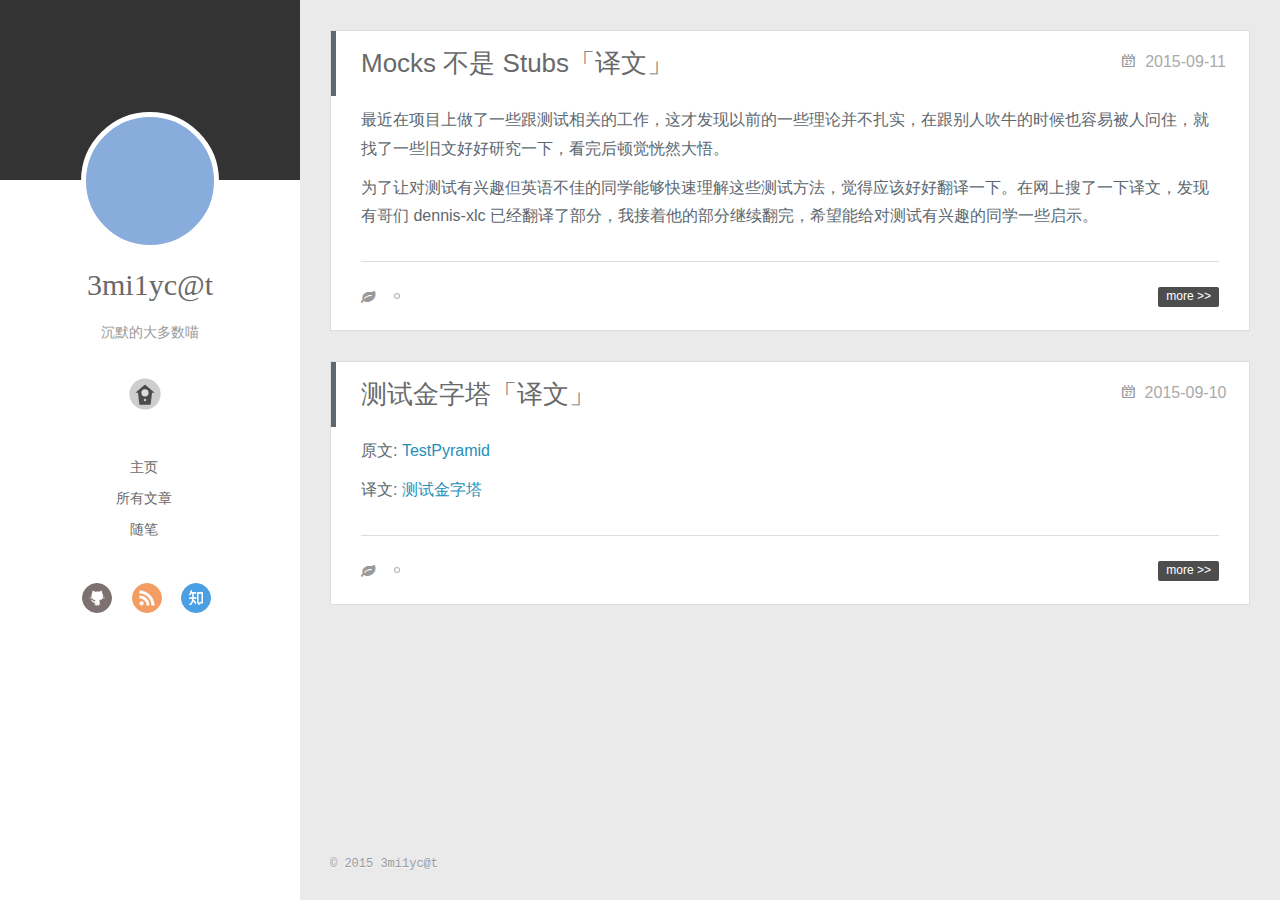
<file: index.html>
<!DOCTYPE html>
<html>
<head>
  <meta charset="utf-8">
  
  <title>猫舍</title>
  <meta name="viewport" content="width=device-width, initial-scale=1, maximum-scale=1">
  <meta name="description" content="想成为手艺人的懒喵。">
<meta property="og:type" content="website">
<meta property="og:title" content="猫舍">
<meta property="og:url" content="http://blankpapers.com/index.html">
<meta property="og:site_name" content="猫舍">
<meta property="og:description" content="想成为手艺人的懒喵。">
<meta name="twitter:card" content="summary">
<meta name="twitter:title" content="猫舍">
<meta name="twitter:description" content="想成为手艺人的懒喵。">
  
    <link rel="alternative" href="/atom.xml" title="猫舍" type="application/atom+xml">
  
  
    <link rel="icon" href="/img/favicon.png">
  
  <link rel="stylesheet" href="/css/style.css" type="text/css">
</head>
<body>
  <div id="container">
    <div class="left-col">
    <div class="overlay"></div>
<div class="intrude-less">
	<header id="header" class="inner">
		<a href="/" class="profilepic">
			
			<img lazy-src="/img/avatar.png" class="js-avatar">
			
		</a>

		<hgroup>
		  <h1 class="header-author"><a href="/">3mi1yc@t</a></h1>
		</hgroup>

		
		<p class="header-subtitle">沉默的大多数喵</p>
		

		
			<div class="switch-btn">
				<div class="icon">
					<div class="icon-ctn">
						<div class="icon-wrap icon-house" data-idx="0">
							<div class="birdhouse"></div>
							<div class="birdhouse_holes"></div>
						</div>
						<div class="icon-wrap icon-ribbon hide" data-idx="1">
							<div class="ribbon"></div>
						</div>
						
						
					</div>
					
				</div>
				<div class="tips-box hide">
					<div class="tips-arrow"></div>
					<ul class="tips-inner">
						<li>菜单</li>
						<li>标签</li>
						
						
					</ul>
				</div>
			</div>
		

		<div class="switch-area">
			<div class="switch-wrap">
				<section class="switch-part switch-part1">
					<nav class="header-menu">
						<ul>
						
							<li><a href="/">主页</a></li>
				        
							<li><a href="/archives">所有文章</a></li>
				        
							<li><a href="/tags/随笔">随笔</a></li>
				        
						</ul>
					</nav>
					<nav class="header-nav">
						<div class="social">
							
								<a class="github" target="_blank" href="https://github.com/smilycat" title="github">github</a>
					        
								<a class="weibo" target="_blank" href="/#" title="weibo">weibo</a>
					        
								<a class="rss" target="_blank" href="/atom.xml" title="rss">rss</a>
					        
								<a class="zhihu" target="_blank" href="/#" title="zhihu">zhihu</a>
					        
						</div>
					</nav>
				</section>
				
				
				<section class="switch-part switch-part2">
					<div class="widget tagcloud" id="js-tagcloud">
						<a href="/tags/test/" style="font-size: 10px;">test</a>
					</div>
				</section>
				
				
				

				
			</div>
		</div>
	</header>				
</div>
    </div>
    <div class="mid-col">
      <nav id="mobile-nav">
  	<div class="overlay">
  		<div class="slider-trigger"></div>
  		<h1 class="header-author js-mobile-header hide">3mi1yc@t</h1>
  	</div>
	<div class="intrude-less">
		<header id="header" class="inner">
			<div class="profilepic">
				<img lazy-src="/img/avatar.png" class="js-avatar">
			</div>
			<hgroup>
			  <h1 class="header-author">3mi1yc@t</h1>
			</hgroup>
			
			<p class="header-subtitle">沉默的大多数喵</p>
			
			<nav class="header-menu">
				<ul>
				
					<li><a href="/">主页</a></li>
		        
					<li><a href="/archives">所有文章</a></li>
		        
					<li><a href="/tags/随笔">随笔</a></li>
		        
		        <div class="clearfix"></div>
				</ul>
			</nav>
			<nav class="header-nav">
				<div class="social">
					
						<a class="github" target="_blank" href="https://github.com/smilycat" title="github">github</a>
			        
						<a class="weibo" target="_blank" href="/#" title="weibo">weibo</a>
			        
						<a class="rss" target="_blank" href="/atom.xml" title="rss">rss</a>
			        
						<a class="zhihu" target="_blank" href="/#" title="zhihu">zhihu</a>
			        
				</div>
			</nav>
		</header>				
	</div>
</nav>
      <div class="body-wrap">
  
    <article id="post-mocks-are-not-stubs" class="article article-type-post" itemscope itemprop="blogPost">
  
    <div class="article-meta">
      <a href="/2015/09/11/mocks-are-not-stubs/" class="article-date">
  	<time datetime="2015-09-11T05:43:21.000Z" itemprop="datePublished">2015-09-11</time>
</a>
    </div>
  
  <div class="article-inner">
    
      <input type="hidden" class="isFancy" />
    
    
      <header class="article-header">
        
  
    <h1 itemprop="name">
      <a class="article-title" href="/2015/09/11/mocks-are-not-stubs/">Mocks 不是 Stubs「译文」</a>
    </h1>
  

      </header>
      
    
    <div class="article-entry" itemprop="articleBody">
      
        <p>最近在项目上做了一些跟测试相关的工作，这才发现以前的一些理论并不扎实，在跟别人吹牛的时候也容易被人问住，就找了一些旧文好好研究一下，看完后顿觉恍然大悟。</p>
<p>为了让对测试有兴趣但英语不佳的同学能够快速理解这些测试方法，觉得应该好好翻译一下。在网上搜了一下译文，发现有哥们 dennis-xlc 已经翻译了部分，我接着他的部分继续翻完，希望能给对测试有兴趣的同学一些启示。</p>
      
    </div>
    
    <div class="article-info article-info-index">
      
      
	<div class="article-tag tagcloud">
		<ul class="article-tag-list"><li class="article-tag-list-item"><a class="article-tag-list-link" href="/tags/test/">test</a></li></ul>
	</div>

      

      
        <p class="article-more-link">
          <a  href="/2015/09/11/mocks-are-not-stubs/#more">more >></a>
        </p>
      
      <div class="clearfix"></div>
    </div>
    
  </div>
  
</article>







  
    <article id="post-test-pyramid" class="article article-type-post" itemscope itemprop="blogPost">
  
    <div class="article-meta">
      <a href="/2015/09/10/test-pyramid/" class="article-date">
  	<time datetime="2015-09-10T15:01:00.000Z" itemprop="datePublished">2015-09-10</time>
</a>
    </div>
  
  <div class="article-inner">
    
      <input type="hidden" class="isFancy" />
    
    
      <header class="article-header">
        
  
    <h1 itemprop="name">
      <a class="article-title" href="/2015/09/10/test-pyramid/">测试金字塔「译文」</a>
    </h1>
  

      </header>
      
    
    <div class="article-entry" itemprop="articleBody">
      
        <p>原文: <a href="http://martinfowler.com/bliki/TestPyramid.html">TestPyramid</a></p>
<p>译文: <a href="http://zyzhang.github.io/blog/2013/04/28/test-pyramid/">测试金字塔</a></p>
      
    </div>
    
    <div class="article-info article-info-index">
      
      
	<div class="article-tag tagcloud">
		<ul class="article-tag-list"><li class="article-tag-list-item"><a class="article-tag-list-link" href="/tags/test/">test</a></li></ul>
	</div>

      

      
        <p class="article-more-link">
          <a  href="/2015/09/10/test-pyramid/#more">more >></a>
        </p>
      
      <div class="clearfix"></div>
    </div>
    
  </div>
  
</article>







  
  
</div>
      <footer id="footer">
  <div class="outer">
    <div id="footer-info">
    	<div class="footer-left">
    		&copy; 2015 3mi1yc@t
    	</div>
    </div>
  </div>
</footer>
    </div>
    
  <link rel="stylesheet" href="/fancybox/jquery.fancybox.css" type="text/css">


<script>
	var yiliaConfig = {
		fancybox: true,
		mathjax: true,
		animate: true,
		isHome: true,
		isPost: false,
		isArchive: false,
		isTag: false,
		isCategory: false,
		open_in_new: false
	}
</script>
<script src="http://7.url.cn/edu/jslib/comb/require-2.1.6,jquery-1.9.1.min.js" type="text/javascript"></script>
<script src="/js/main.js" type="text/javascript"></script>






<script type="text/x-mathjax-config">
MathJax.Hub.Config({
    tex2jax: {
        inlineMath: [ ['$','$'], ["\\(","\\)"]  ],
        processEscapes: true,
        skipTags: ['script', 'noscript', 'style', 'textarea', 'pre', 'code']
    }
});

MathJax.Hub.Queue(function() {
    var all = MathJax.Hub.getAllJax(), i;
    for(i=0; i < all.length; i += 1) {
        all[i].SourceElement().parentNode.className += ' has-jax';                 
    }       
});
</script>

<script type="text/javascript" src="http://cdn.mathjax.org/mathjax/latest/MathJax.js?config=TeX-AMS-MML_HTMLorMML">
</script>


  </div>
</body>
</html>
</file>
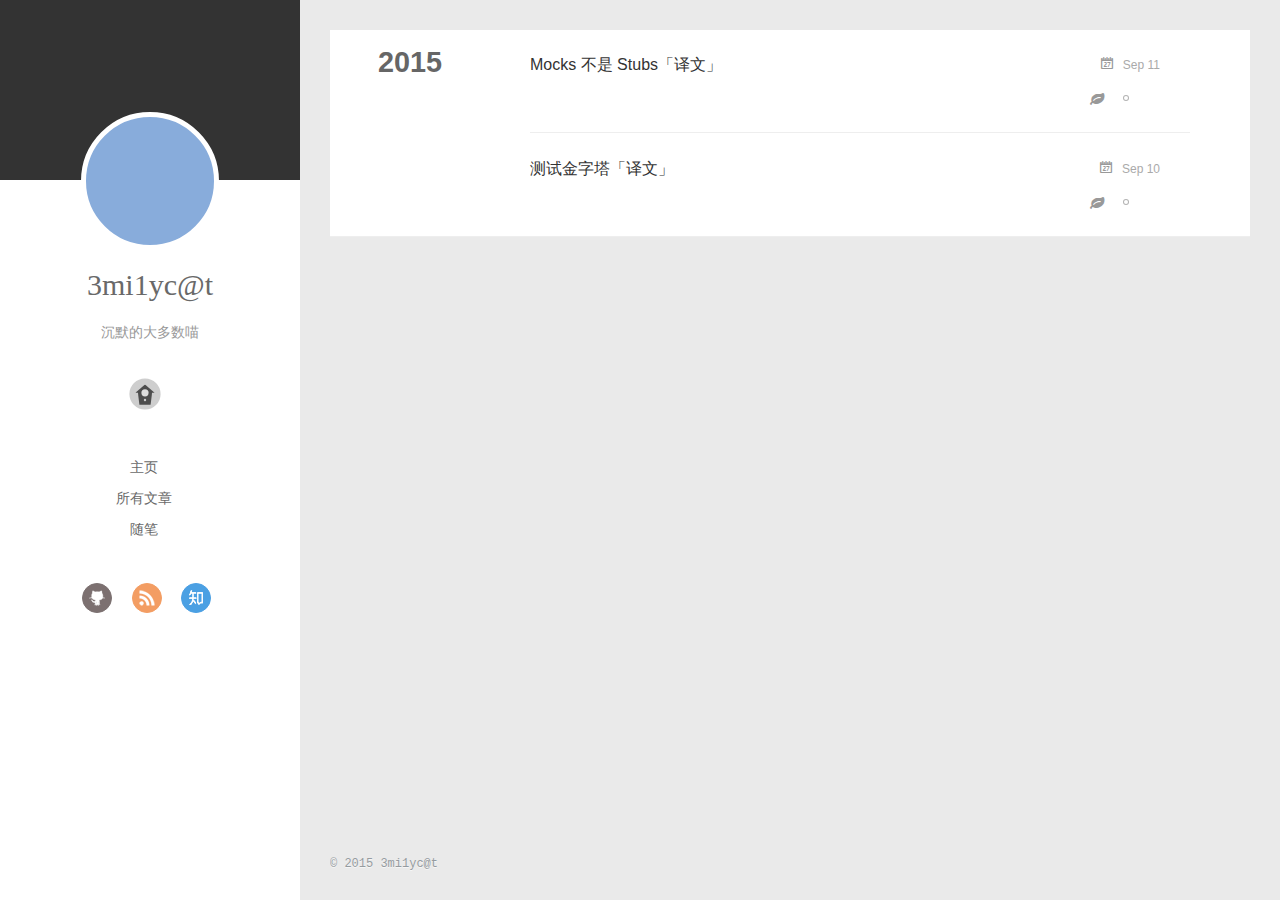
<file: archives/index.html>
<!DOCTYPE html>
<html>
<head>
  <meta charset="utf-8">
  
  <title>Archives | 猫舍</title>
  <meta name="viewport" content="width=device-width, initial-scale=1, maximum-scale=1">
  <meta name="description" content="想成为手艺人的懒喵。">
<meta property="og:type" content="website">
<meta property="og:title" content="猫舍">
<meta property="og:url" content="http://blankpapers.com/archives/index.html">
<meta property="og:site_name" content="猫舍">
<meta property="og:description" content="想成为手艺人的懒喵。">
<meta name="twitter:card" content="summary">
<meta name="twitter:title" content="猫舍">
<meta name="twitter:description" content="想成为手艺人的懒喵。">
  
    <link rel="alternative" href="/atom.xml" title="猫舍" type="application/atom+xml">
  
  
    <link rel="icon" href="/img/favicon.png">
  
  <link rel="stylesheet" href="/css/style.css" type="text/css">
</head>
<body>
  <div id="container">
    <div class="left-col">
    <div class="overlay"></div>
<div class="intrude-less">
	<header id="header" class="inner">
		<a href="/" class="profilepic">
			
			<img lazy-src="/img/avatar.png" class="js-avatar">
			
		</a>

		<hgroup>
		  <h1 class="header-author"><a href="/">3mi1yc@t</a></h1>
		</hgroup>

		
		<p class="header-subtitle">沉默的大多数喵</p>
		

		
			<div class="switch-btn">
				<div class="icon">
					<div class="icon-ctn">
						<div class="icon-wrap icon-house" data-idx="0">
							<div class="birdhouse"></div>
							<div class="birdhouse_holes"></div>
						</div>
						<div class="icon-wrap icon-ribbon hide" data-idx="1">
							<div class="ribbon"></div>
						</div>
						
						
					</div>
					
				</div>
				<div class="tips-box hide">
					<div class="tips-arrow"></div>
					<ul class="tips-inner">
						<li>菜单</li>
						<li>标签</li>
						
						
					</ul>
				</div>
			</div>
		

		<div class="switch-area">
			<div class="switch-wrap">
				<section class="switch-part switch-part1">
					<nav class="header-menu">
						<ul>
						
							<li><a href="/">主页</a></li>
				        
							<li><a href="/archives">所有文章</a></li>
				        
							<li><a href="/tags/随笔">随笔</a></li>
				        
						</ul>
					</nav>
					<nav class="header-nav">
						<div class="social">
							
								<a class="github" target="_blank" href="https://github.com/smilycat" title="github">github</a>
					        
								<a class="weibo" target="_blank" href="/#" title="weibo">weibo</a>
					        
								<a class="rss" target="_blank" href="/atom.xml" title="rss">rss</a>
					        
								<a class="zhihu" target="_blank" href="/#" title="zhihu">zhihu</a>
					        
						</div>
					</nav>
				</section>
				
				
				<section class="switch-part switch-part2">
					<div class="widget tagcloud" id="js-tagcloud">
						<a href="/tags/test/" style="font-size: 10px;">test</a>
					</div>
				</section>
				
				
				

				
			</div>
		</div>
	</header>				
</div>
    </div>
    <div class="mid-col">
      <nav id="mobile-nav">
  	<div class="overlay">
  		<div class="slider-trigger"></div>
  		<h1 class="header-author js-mobile-header hide">3mi1yc@t</h1>
  	</div>
	<div class="intrude-less">
		<header id="header" class="inner">
			<div class="profilepic">
				<img lazy-src="/img/avatar.png" class="js-avatar">
			</div>
			<hgroup>
			  <h1 class="header-author">3mi1yc@t</h1>
			</hgroup>
			
			<p class="header-subtitle">沉默的大多数喵</p>
			
			<nav class="header-menu">
				<ul>
				
					<li><a href="/">主页</a></li>
		        
					<li><a href="/archives">所有文章</a></li>
		        
					<li><a href="/tags/随笔">随笔</a></li>
		        
		        <div class="clearfix"></div>
				</ul>
			</nav>
			<nav class="header-nav">
				<div class="social">
					
						<a class="github" target="_blank" href="https://github.com/smilycat" title="github">github</a>
			        
						<a class="weibo" target="_blank" href="/#" title="weibo">weibo</a>
			        
						<a class="rss" target="_blank" href="/atom.xml" title="rss">rss</a>
			        
						<a class="zhihu" target="_blank" href="/#" title="zhihu">zhihu</a>
			        
				</div>
			</nav>
		</header>				
	</div>
</nav>
      <div class="body-wrap">
  
  
    
    
      
      
      <section class="archives-wrap">
        <div class="archive-year-wrap">
          <a href="/archives/2015" class="archive-year">2015</a>
        </div>
        <div class="archives">
    
    <article class="archive-article archive-type-post">
  <div class="archive-article-inner">
    <header class="archive-article-header">
      	<div class="article-meta">
	      	<a href="/2015/09/11/mocks-are-not-stubs/" class="archive-article-date">
  	<time datetime="2015-09-11T05:43:21.000Z" itemprop="datePublished">Sep 11</time>
</a>
        </div>
    	 
  
    <h1 itemprop="name">
      <a class="archive-article-title" href="/2015/09/11/mocks-are-not-stubs/">Mocks 不是 Stubs「译文」</a>
    </h1>
  

        <div class="article-info info-on-right">
          
	<div class="article-tag tagcloud">
		<ul class="article-tag-list"><li class="article-tag-list-item"><a class="article-tag-list-link" href="/tags/test/">test</a></li></ul>
	</div>

          

        </div>
        <div class="clearfix"></div>
    </header>
  </div>
</article>
  
    
    
    <article class="archive-article archive-type-post">
  <div class="archive-article-inner">
    <header class="archive-article-header">
      	<div class="article-meta">
	      	<a href="/2015/09/10/test-pyramid/" class="archive-article-date">
  	<time datetime="2015-09-10T15:01:00.000Z" itemprop="datePublished">Sep 10</time>
</a>
        </div>
    	 
  
    <h1 itemprop="name">
      <a class="archive-article-title" href="/2015/09/10/test-pyramid/">测试金字塔「译文」</a>
    </h1>
  

        <div class="article-info info-on-right">
          
	<div class="article-tag tagcloud">
		<ul class="article-tag-list"><li class="article-tag-list-item"><a class="article-tag-list-link" href="/tags/test/">test</a></li></ul>
	</div>

          

        </div>
        <div class="clearfix"></div>
    </header>
  </div>
</article>
  
  
    </div></section>
  

    

</div>
      <footer id="footer">
  <div class="outer">
    <div id="footer-info">
    	<div class="footer-left">
    		&copy; 2015 3mi1yc@t
    	</div>
    </div>
  </div>
</footer>
    </div>
    
  <link rel="stylesheet" href="/fancybox/jquery.fancybox.css" type="text/css">


<script>
	var yiliaConfig = {
		fancybox: true,
		mathjax: true,
		animate: true,
		isHome: false,
		isPost: false,
		isArchive: true,
		isTag: false,
		isCategory: false,
		open_in_new: false
	}
</script>
<script src="http://7.url.cn/edu/jslib/comb/require-2.1.6,jquery-1.9.1.min.js" type="text/javascript"></script>
<script src="/js/main.js" type="text/javascript"></script>






<script type="text/x-mathjax-config">
MathJax.Hub.Config({
    tex2jax: {
        inlineMath: [ ['$','$'], ["\\(","\\)"]  ],
        processEscapes: true,
        skipTags: ['script', 'noscript', 'style', 'textarea', 'pre', 'code']
    }
});

MathJax.Hub.Queue(function() {
    var all = MathJax.Hub.getAllJax(), i;
    for(i=0; i < all.length; i += 1) {
        all[i].SourceElement().parentNode.className += ' has-jax';                 
    }       
});
</script>

<script type="text/javascript" src="http://cdn.mathjax.org/mathjax/latest/MathJax.js?config=TeX-AMS-MML_HTMLorMML">
</script>


  </div>
</body>
</html>
</file>
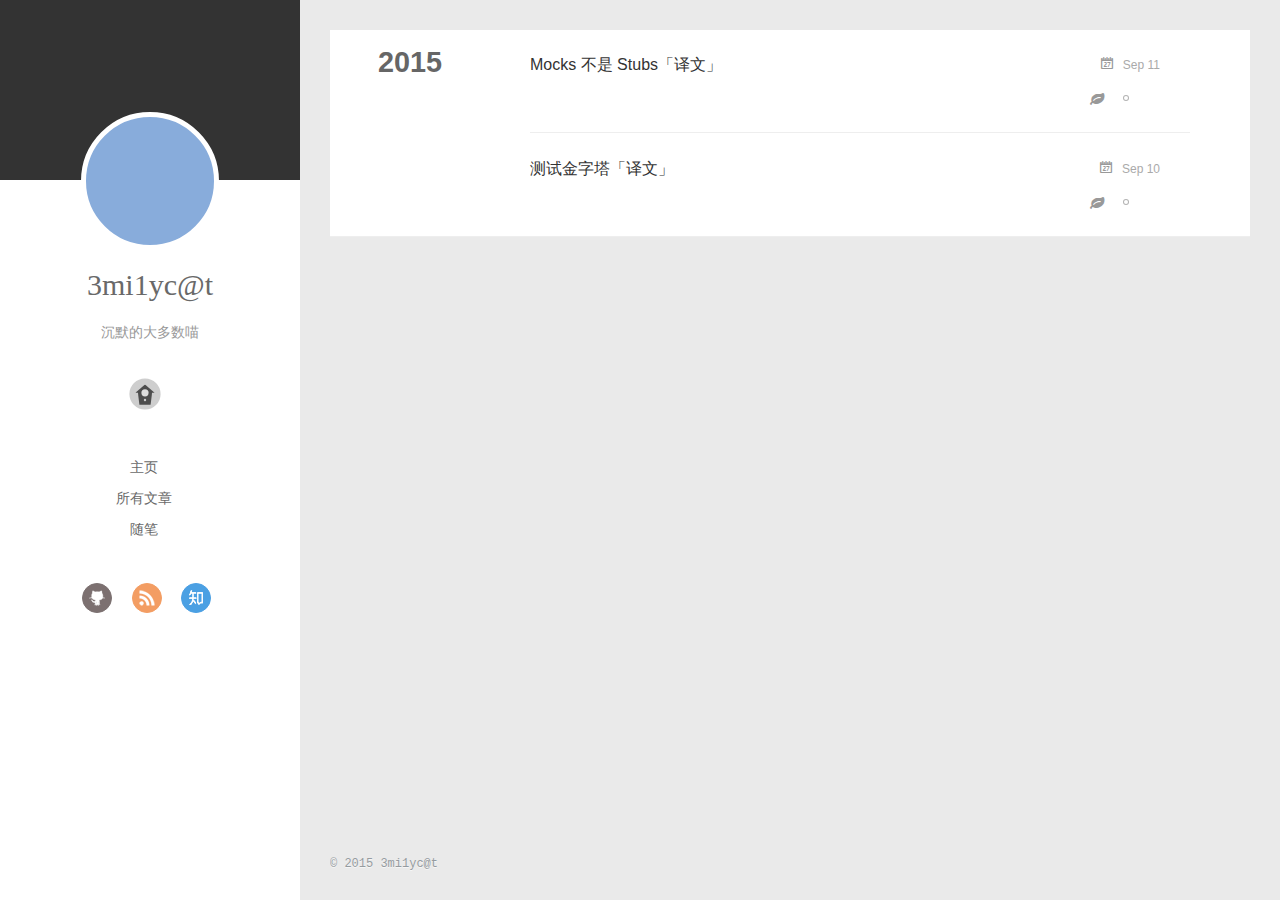
<file: archives/2015/index.html>
<!DOCTYPE html>
<html>
<head>
  <meta charset="utf-8">
  
  <title>Archives: 2015 | 猫舍</title>
  <meta name="viewport" content="width=device-width, initial-scale=1, maximum-scale=1">
  <meta name="description" content="想成为手艺人的懒喵。">
<meta property="og:type" content="website">
<meta property="og:title" content="猫舍">
<meta property="og:url" content="http://blankpapers.com/archives/2015/index.html">
<meta property="og:site_name" content="猫舍">
<meta property="og:description" content="想成为手艺人的懒喵。">
<meta name="twitter:card" content="summary">
<meta name="twitter:title" content="猫舍">
<meta name="twitter:description" content="想成为手艺人的懒喵。">
  
    <link rel="alternative" href="/atom.xml" title="猫舍" type="application/atom+xml">
  
  
    <link rel="icon" href="/img/favicon.png">
  
  <link rel="stylesheet" href="/css/style.css" type="text/css">
</head>
<body>
  <div id="container">
    <div class="left-col">
    <div class="overlay"></div>
<div class="intrude-less">
	<header id="header" class="inner">
		<a href="/" class="profilepic">
			
			<img lazy-src="/img/avatar.png" class="js-avatar">
			
		</a>

		<hgroup>
		  <h1 class="header-author"><a href="/">3mi1yc@t</a></h1>
		</hgroup>

		
		<p class="header-subtitle">沉默的大多数喵</p>
		

		
			<div class="switch-btn">
				<div class="icon">
					<div class="icon-ctn">
						<div class="icon-wrap icon-house" data-idx="0">
							<div class="birdhouse"></div>
							<div class="birdhouse_holes"></div>
						</div>
						<div class="icon-wrap icon-ribbon hide" data-idx="1">
							<div class="ribbon"></div>
						</div>
						
						
					</div>
					
				</div>
				<div class="tips-box hide">
					<div class="tips-arrow"></div>
					<ul class="tips-inner">
						<li>菜单</li>
						<li>标签</li>
						
						
					</ul>
				</div>
			</div>
		

		<div class="switch-area">
			<div class="switch-wrap">
				<section class="switch-part switch-part1">
					<nav class="header-menu">
						<ul>
						
							<li><a href="/">主页</a></li>
				        
							<li><a href="/archives">所有文章</a></li>
				        
							<li><a href="/tags/随笔">随笔</a></li>
				        
						</ul>
					</nav>
					<nav class="header-nav">
						<div class="social">
							
								<a class="github" target="_blank" href="https://github.com/smilycat" title="github">github</a>
					        
								<a class="weibo" target="_blank" href="/#" title="weibo">weibo</a>
					        
								<a class="rss" target="_blank" href="/atom.xml" title="rss">rss</a>
					        
								<a class="zhihu" target="_blank" href="/#" title="zhihu">zhihu</a>
					        
						</div>
					</nav>
				</section>
				
				
				<section class="switch-part switch-part2">
					<div class="widget tagcloud" id="js-tagcloud">
						<a href="/tags/test/" style="font-size: 10px;">test</a>
					</div>
				</section>
				
				
				

				
			</div>
		</div>
	</header>				
</div>
    </div>
    <div class="mid-col">
      <nav id="mobile-nav">
  	<div class="overlay">
  		<div class="slider-trigger"></div>
  		<h1 class="header-author js-mobile-header hide">3mi1yc@t</h1>
  	</div>
	<div class="intrude-less">
		<header id="header" class="inner">
			<div class="profilepic">
				<img lazy-src="/img/avatar.png" class="js-avatar">
			</div>
			<hgroup>
			  <h1 class="header-author">3mi1yc@t</h1>
			</hgroup>
			
			<p class="header-subtitle">沉默的大多数喵</p>
			
			<nav class="header-menu">
				<ul>
				
					<li><a href="/">主页</a></li>
		        
					<li><a href="/archives">所有文章</a></li>
		        
					<li><a href="/tags/随笔">随笔</a></li>
		        
		        <div class="clearfix"></div>
				</ul>
			</nav>
			<nav class="header-nav">
				<div class="social">
					
						<a class="github" target="_blank" href="https://github.com/smilycat" title="github">github</a>
			        
						<a class="weibo" target="_blank" href="/#" title="weibo">weibo</a>
			        
						<a class="rss" target="_blank" href="/atom.xml" title="rss">rss</a>
			        
						<a class="zhihu" target="_blank" href="/#" title="zhihu">zhihu</a>
			        
				</div>
			</nav>
		</header>				
	</div>
</nav>
      <div class="body-wrap">
  
  
    
    
      
      
      <section class="archives-wrap">
        <div class="archive-year-wrap">
          <a href="/archives/2015" class="archive-year">2015</a>
        </div>
        <div class="archives">
    
    <article class="archive-article archive-type-post">
  <div class="archive-article-inner">
    <header class="archive-article-header">
      	<div class="article-meta">
	      	<a href="/2015/09/11/mocks-are-not-stubs/" class="archive-article-date">
  	<time datetime="2015-09-11T05:43:21.000Z" itemprop="datePublished">Sep 11</time>
</a>
        </div>
    	 
  
    <h1 itemprop="name">
      <a class="archive-article-title" href="/2015/09/11/mocks-are-not-stubs/">Mocks 不是 Stubs「译文」</a>
    </h1>
  

        <div class="article-info info-on-right">
          
	<div class="article-tag tagcloud">
		<ul class="article-tag-list"><li class="article-tag-list-item"><a class="article-tag-list-link" href="/tags/test/">test</a></li></ul>
	</div>

          

        </div>
        <div class="clearfix"></div>
    </header>
  </div>
</article>
  
    
    
    <article class="archive-article archive-type-post">
  <div class="archive-article-inner">
    <header class="archive-article-header">
      	<div class="article-meta">
	      	<a href="/2015/09/10/test-pyramid/" class="archive-article-date">
  	<time datetime="2015-09-10T15:01:00.000Z" itemprop="datePublished">Sep 10</time>
</a>
        </div>
    	 
  
    <h1 itemprop="name">
      <a class="archive-article-title" href="/2015/09/10/test-pyramid/">测试金字塔「译文」</a>
    </h1>
  

        <div class="article-info info-on-right">
          
	<div class="article-tag tagcloud">
		<ul class="article-tag-list"><li class="article-tag-list-item"><a class="article-tag-list-link" href="/tags/test/">test</a></li></ul>
	</div>

          

        </div>
        <div class="clearfix"></div>
    </header>
  </div>
</article>
  
  
    </div></section>
  

    

</div>
      <footer id="footer">
  <div class="outer">
    <div id="footer-info">
    	<div class="footer-left">
    		&copy; 2015 3mi1yc@t
    	</div>
    </div>
  </div>
</footer>
    </div>
    
  <link rel="stylesheet" href="/fancybox/jquery.fancybox.css" type="text/css">


<script>
	var yiliaConfig = {
		fancybox: true,
		mathjax: true,
		animate: true,
		isHome: false,
		isPost: false,
		isArchive: true,
		isTag: false,
		isCategory: false,
		open_in_new: false
	}
</script>
<script src="http://7.url.cn/edu/jslib/comb/require-2.1.6,jquery-1.9.1.min.js" type="text/javascript"></script>
<script src="/js/main.js" type="text/javascript"></script>






<script type="text/x-mathjax-config">
MathJax.Hub.Config({
    tex2jax: {
        inlineMath: [ ['$','$'], ["\\(","\\)"]  ],
        processEscapes: true,
        skipTags: ['script', 'noscript', 'style', 'textarea', 'pre', 'code']
    }
});

MathJax.Hub.Queue(function() {
    var all = MathJax.Hub.getAllJax(), i;
    for(i=0; i < all.length; i += 1) {
        all[i].SourceElement().parentNode.className += ' has-jax';                 
    }       
});
</script>

<script type="text/javascript" src="http://cdn.mathjax.org/mathjax/latest/MathJax.js?config=TeX-AMS-MML_HTMLorMML">
</script>


  </div>
</body>
</html>
</file>
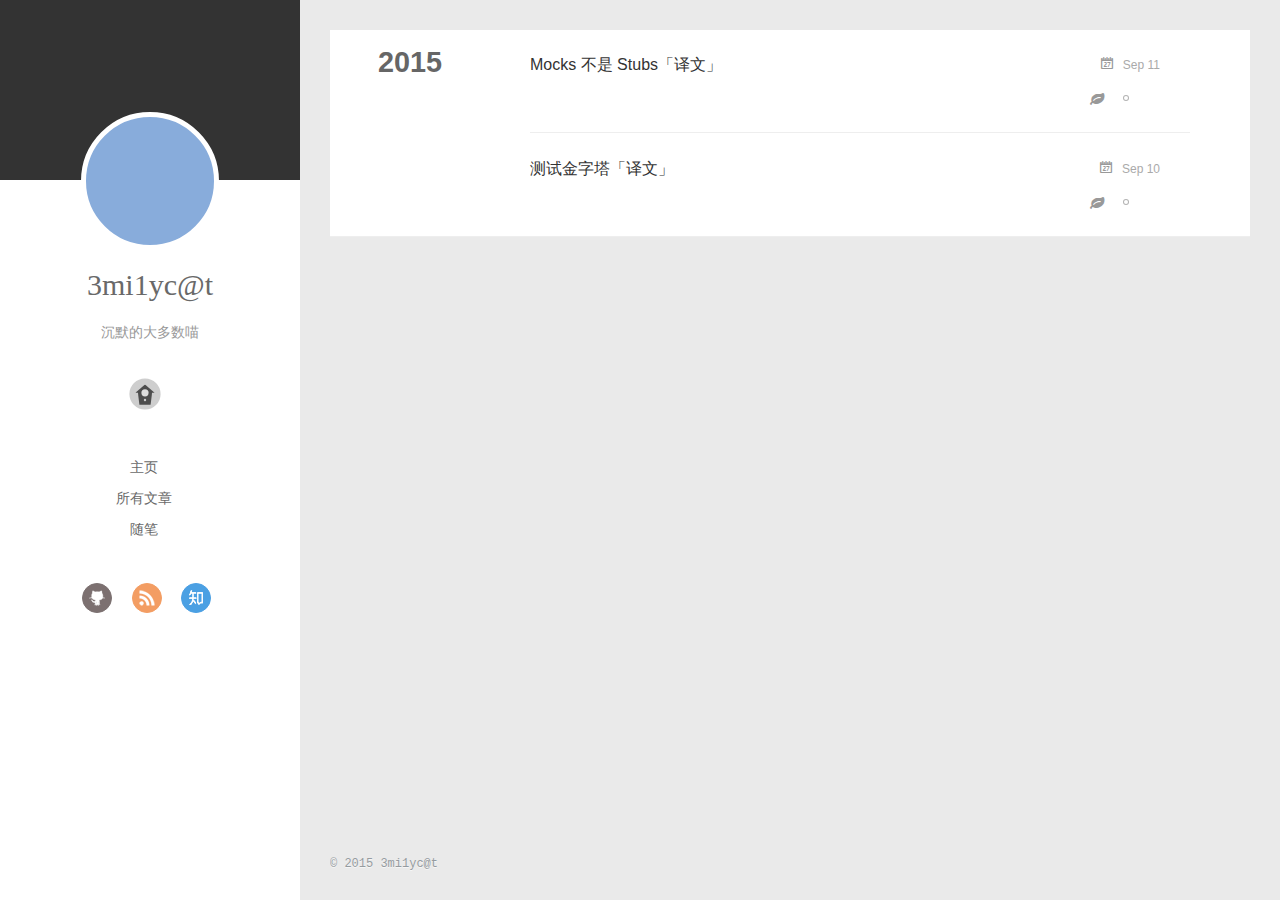
<file: tags/test/index.html>
<!DOCTYPE html>
<html>
<head>
  <meta charset="utf-8">
  
  <title>Tag: test | 猫舍</title>
  <meta name="viewport" content="width=device-width, initial-scale=1, maximum-scale=1">
  <meta name="description" content="想成为手艺人的懒喵。">
<meta property="og:type" content="website">
<meta property="og:title" content="猫舍">
<meta property="og:url" content="http://blankpapers.com/tags/test/index.html">
<meta property="og:site_name" content="猫舍">
<meta property="og:description" content="想成为手艺人的懒喵。">
<meta name="twitter:card" content="summary">
<meta name="twitter:title" content="猫舍">
<meta name="twitter:description" content="想成为手艺人的懒喵。">
  
    <link rel="alternative" href="/atom.xml" title="猫舍" type="application/atom+xml">
  
  
    <link rel="icon" href="/img/favicon.png">
  
  <link rel="stylesheet" href="/css/style.css" type="text/css">
</head>
<body>
  <div id="container">
    <div class="left-col">
    <div class="overlay"></div>
<div class="intrude-less">
	<header id="header" class="inner">
		<a href="/" class="profilepic">
			
			<img lazy-src="/img/avatar.png" class="js-avatar">
			
		</a>

		<hgroup>
		  <h1 class="header-author"><a href="/">3mi1yc@t</a></h1>
		</hgroup>

		
		<p class="header-subtitle">沉默的大多数喵</p>
		

		
			<div class="switch-btn">
				<div class="icon">
					<div class="icon-ctn">
						<div class="icon-wrap icon-house" data-idx="0">
							<div class="birdhouse"></div>
							<div class="birdhouse_holes"></div>
						</div>
						<div class="icon-wrap icon-ribbon hide" data-idx="1">
							<div class="ribbon"></div>
						</div>
						
						
					</div>
					
				</div>
				<div class="tips-box hide">
					<div class="tips-arrow"></div>
					<ul class="tips-inner">
						<li>菜单</li>
						<li>标签</li>
						
						
					</ul>
				</div>
			</div>
		

		<div class="switch-area">
			<div class="switch-wrap">
				<section class="switch-part switch-part1">
					<nav class="header-menu">
						<ul>
						
							<li><a href="/">主页</a></li>
				        
							<li><a href="/archives">所有文章</a></li>
				        
							<li><a href="/tags/随笔">随笔</a></li>
				        
						</ul>
					</nav>
					<nav class="header-nav">
						<div class="social">
							
								<a class="github" target="_blank" href="https://github.com/smilycat" title="github">github</a>
					        
								<a class="weibo" target="_blank" href="/#" title="weibo">weibo</a>
					        
								<a class="rss" target="_blank" href="/atom.xml" title="rss">rss</a>
					        
								<a class="zhihu" target="_blank" href="/#" title="zhihu">zhihu</a>
					        
						</div>
					</nav>
				</section>
				
				
				<section class="switch-part switch-part2">
					<div class="widget tagcloud" id="js-tagcloud">
						<a href="/tags/test/" style="font-size: 10px;">test</a>
					</div>
				</section>
				
				
				

				
			</div>
		</div>
	</header>				
</div>
    </div>
    <div class="mid-col">
      <nav id="mobile-nav">
  	<div class="overlay">
  		<div class="slider-trigger"></div>
  		<h1 class="header-author js-mobile-header hide">3mi1yc@t</h1>
  	</div>
	<div class="intrude-less">
		<header id="header" class="inner">
			<div class="profilepic">
				<img lazy-src="/img/avatar.png" class="js-avatar">
			</div>
			<hgroup>
			  <h1 class="header-author">3mi1yc@t</h1>
			</hgroup>
			
			<p class="header-subtitle">沉默的大多数喵</p>
			
			<nav class="header-menu">
				<ul>
				
					<li><a href="/">主页</a></li>
		        
					<li><a href="/archives">所有文章</a></li>
		        
					<li><a href="/tags/随笔">随笔</a></li>
		        
		        <div class="clearfix"></div>
				</ul>
			</nav>
			<nav class="header-nav">
				<div class="social">
					
						<a class="github" target="_blank" href="https://github.com/smilycat" title="github">github</a>
			        
						<a class="weibo" target="_blank" href="/#" title="weibo">weibo</a>
			        
						<a class="rss" target="_blank" href="/atom.xml" title="rss">rss</a>
			        
						<a class="zhihu" target="_blank" href="/#" title="zhihu">zhihu</a>
			        
				</div>
			</nav>
		</header>				
	</div>
</nav>
      <div class="body-wrap">
  
  
    
    
      
      
      <section class="archives-wrap">
        <div class="archive-year-wrap">
          <a href="/archives/2015" class="archive-year">2015</a>
        </div>
        <div class="archives">
    
    <article class="archive-article archive-type-post">
  <div class="archive-article-inner">
    <header class="archive-article-header">
      	<div class="article-meta">
	      	<a href="/2015/09/11/mocks-are-not-stubs/" class="archive-article-date">
  	<time datetime="2015-09-11T05:43:21.000Z" itemprop="datePublished">Sep 11</time>
</a>
        </div>
    	 
  
    <h1 itemprop="name">
      <a class="archive-article-title" href="/2015/09/11/mocks-are-not-stubs/">Mocks 不是 Stubs「译文」</a>
    </h1>
  

        <div class="article-info info-on-right">
          
	<div class="article-tag tagcloud">
		<ul class="article-tag-list"><li class="article-tag-list-item"><a class="article-tag-list-link" href="/tags/test/">test</a></li></ul>
	</div>

          

        </div>
        <div class="clearfix"></div>
    </header>
  </div>
</article>
  
    
    
    <article class="archive-article archive-type-post">
  <div class="archive-article-inner">
    <header class="archive-article-header">
      	<div class="article-meta">
	      	<a href="/2015/09/10/test-pyramid/" class="archive-article-date">
  	<time datetime="2015-09-10T15:01:00.000Z" itemprop="datePublished">Sep 10</time>
</a>
        </div>
    	 
  
    <h1 itemprop="name">
      <a class="archive-article-title" href="/2015/09/10/test-pyramid/">测试金字塔「译文」</a>
    </h1>
  

        <div class="article-info info-on-right">
          
	<div class="article-tag tagcloud">
		<ul class="article-tag-list"><li class="article-tag-list-item"><a class="article-tag-list-link" href="/tags/test/">test</a></li></ul>
	</div>

          

        </div>
        <div class="clearfix"></div>
    </header>
  </div>
</article>
  
  
    </div></section>
  

    

</div>
      <footer id="footer">
  <div class="outer">
    <div id="footer-info">
    	<div class="footer-left">
    		&copy; 2015 3mi1yc@t
    	</div>
    </div>
  </div>
</footer>
    </div>
    
  <link rel="stylesheet" href="/fancybox/jquery.fancybox.css" type="text/css">


<script>
	var yiliaConfig = {
		fancybox: true,
		mathjax: true,
		animate: true,
		isHome: false,
		isPost: false,
		isArchive: false,
		isTag: true,
		isCategory: false,
		open_in_new: false
	}
</script>
<script src="http://7.url.cn/edu/jslib/comb/require-2.1.6,jquery-1.9.1.min.js" type="text/javascript"></script>
<script src="/js/main.js" type="text/javascript"></script>






<script type="text/x-mathjax-config">
MathJax.Hub.Config({
    tex2jax: {
        inlineMath: [ ['$','$'], ["\\(","\\)"]  ],
        processEscapes: true,
        skipTags: ['script', 'noscript', 'style', 'textarea', 'pre', 'code']
    }
});

MathJax.Hub.Queue(function() {
    var all = MathJax.Hub.getAllJax(), i;
    for(i=0; i < all.length; i += 1) {
        all[i].SourceElement().parentNode.className += ' has-jax';                 
    }       
});
</script>

<script type="text/javascript" src="http://cdn.mathjax.org/mathjax/latest/MathJax.js?config=TeX-AMS-MML_HTMLorMML">
</script>


  </div>
</body>
</html>
</file>
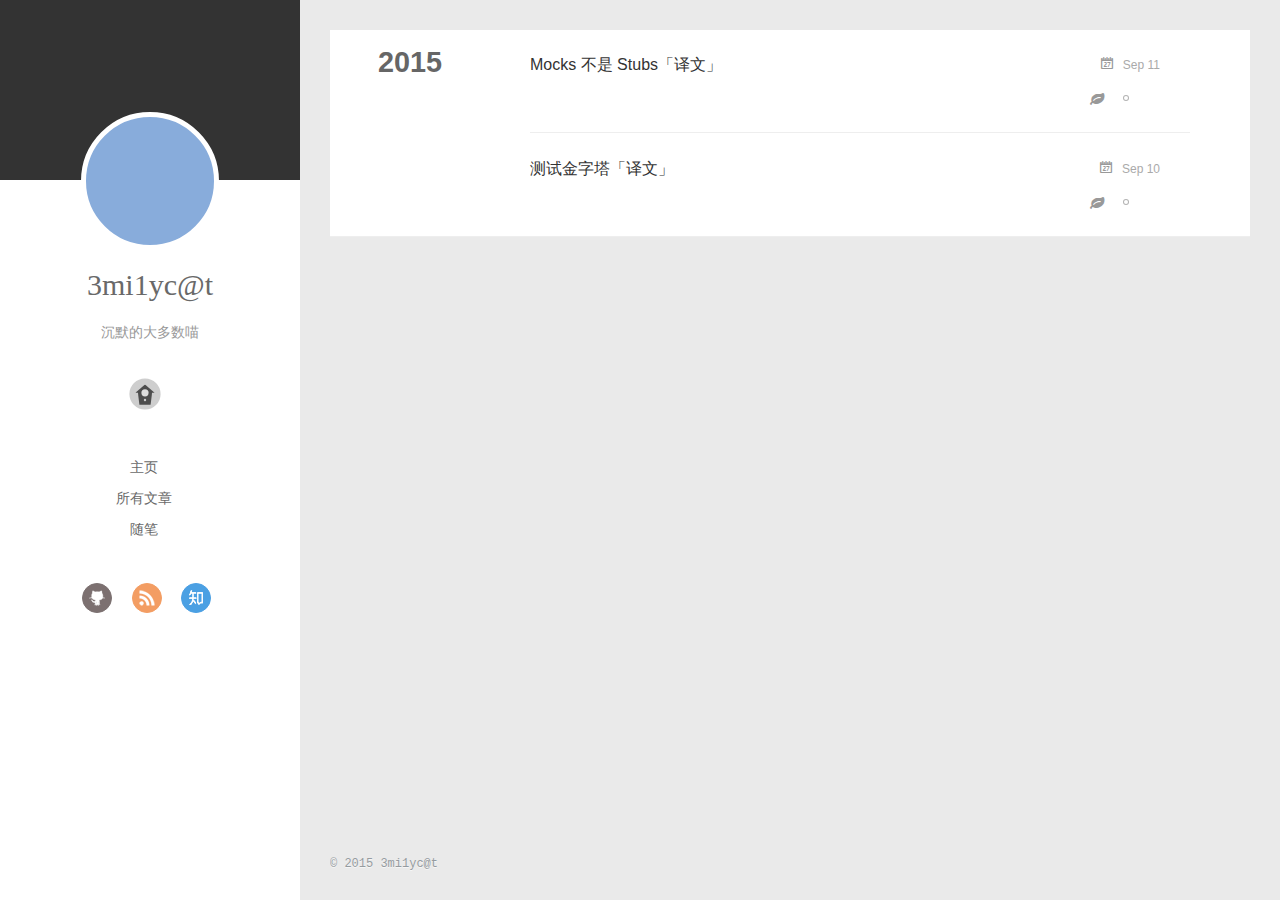
<file: archives/2015/09/index.html>
<!DOCTYPE html>
<html>
<head>
  <meta charset="utf-8">
  
  <title>Archives: 2015/9 | 猫舍</title>
  <meta name="viewport" content="width=device-width, initial-scale=1, maximum-scale=1">
  <meta name="description" content="想成为手艺人的懒喵。">
<meta property="og:type" content="website">
<meta property="og:title" content="猫舍">
<meta property="og:url" content="http://blankpapers.com/archives/2015/09/index.html">
<meta property="og:site_name" content="猫舍">
<meta property="og:description" content="想成为手艺人的懒喵。">
<meta name="twitter:card" content="summary">
<meta name="twitter:title" content="猫舍">
<meta name="twitter:description" content="想成为手艺人的懒喵。">
  
    <link rel="alternative" href="/atom.xml" title="猫舍" type="application/atom+xml">
  
  
    <link rel="icon" href="/img/favicon.png">
  
  <link rel="stylesheet" href="/css/style.css" type="text/css">
</head>
<body>
  <div id="container">
    <div class="left-col">
    <div class="overlay"></div>
<div class="intrude-less">
	<header id="header" class="inner">
		<a href="/" class="profilepic">
			
			<img lazy-src="/img/avatar.png" class="js-avatar">
			
		</a>

		<hgroup>
		  <h1 class="header-author"><a href="/">3mi1yc@t</a></h1>
		</hgroup>

		
		<p class="header-subtitle">沉默的大多数喵</p>
		

		
			<div class="switch-btn">
				<div class="icon">
					<div class="icon-ctn">
						<div class="icon-wrap icon-house" data-idx="0">
							<div class="birdhouse"></div>
							<div class="birdhouse_holes"></div>
						</div>
						<div class="icon-wrap icon-ribbon hide" data-idx="1">
							<div class="ribbon"></div>
						</div>
						
						
					</div>
					
				</div>
				<div class="tips-box hide">
					<div class="tips-arrow"></div>
					<ul class="tips-inner">
						<li>菜单</li>
						<li>标签</li>
						
						
					</ul>
				</div>
			</div>
		

		<div class="switch-area">
			<div class="switch-wrap">
				<section class="switch-part switch-part1">
					<nav class="header-menu">
						<ul>
						
							<li><a href="/">主页</a></li>
				        
							<li><a href="/archives">所有文章</a></li>
				        
							<li><a href="/tags/随笔">随笔</a></li>
				        
						</ul>
					</nav>
					<nav class="header-nav">
						<div class="social">
							
								<a class="github" target="_blank" href="https://github.com/smilycat" title="github">github</a>
					        
								<a class="weibo" target="_blank" href="/#" title="weibo">weibo</a>
					        
								<a class="rss" target="_blank" href="/atom.xml" title="rss">rss</a>
					        
								<a class="zhihu" target="_blank" href="/#" title="zhihu">zhihu</a>
					        
						</div>
					</nav>
				</section>
				
				
				<section class="switch-part switch-part2">
					<div class="widget tagcloud" id="js-tagcloud">
						<a href="/tags/test/" style="font-size: 10px;">test</a>
					</div>
				</section>
				
				
				

				
			</div>
		</div>
	</header>				
</div>
    </div>
    <div class="mid-col">
      <nav id="mobile-nav">
  	<div class="overlay">
  		<div class="slider-trigger"></div>
  		<h1 class="header-author js-mobile-header hide">3mi1yc@t</h1>
  	</div>
	<div class="intrude-less">
		<header id="header" class="inner">
			<div class="profilepic">
				<img lazy-src="/img/avatar.png" class="js-avatar">
			</div>
			<hgroup>
			  <h1 class="header-author">3mi1yc@t</h1>
			</hgroup>
			
			<p class="header-subtitle">沉默的大多数喵</p>
			
			<nav class="header-menu">
				<ul>
				
					<li><a href="/">主页</a></li>
		        
					<li><a href="/archives">所有文章</a></li>
		        
					<li><a href="/tags/随笔">随笔</a></li>
		        
		        <div class="clearfix"></div>
				</ul>
			</nav>
			<nav class="header-nav">
				<div class="social">
					
						<a class="github" target="_blank" href="https://github.com/smilycat" title="github">github</a>
			        
						<a class="weibo" target="_blank" href="/#" title="weibo">weibo</a>
			        
						<a class="rss" target="_blank" href="/atom.xml" title="rss">rss</a>
			        
						<a class="zhihu" target="_blank" href="/#" title="zhihu">zhihu</a>
			        
				</div>
			</nav>
		</header>				
	</div>
</nav>
      <div class="body-wrap">
  
  
    
    
      
      
      <section class="archives-wrap">
        <div class="archive-year-wrap">
          <a href="/archives/2015" class="archive-year">2015</a>
        </div>
        <div class="archives">
    
    <article class="archive-article archive-type-post">
  <div class="archive-article-inner">
    <header class="archive-article-header">
      	<div class="article-meta">
	      	<a href="/2015/09/11/mocks-are-not-stubs/" class="archive-article-date">
  	<time datetime="2015-09-11T05:43:21.000Z" itemprop="datePublished">Sep 11</time>
</a>
        </div>
    	 
  
    <h1 itemprop="name">
      <a class="archive-article-title" href="/2015/09/11/mocks-are-not-stubs/">Mocks 不是 Stubs「译文」</a>
    </h1>
  

        <div class="article-info info-on-right">
          
	<div class="article-tag tagcloud">
		<ul class="article-tag-list"><li class="article-tag-list-item"><a class="article-tag-list-link" href="/tags/test/">test</a></li></ul>
	</div>

          

        </div>
        <div class="clearfix"></div>
    </header>
  </div>
</article>
  
    
    
    <article class="archive-article archive-type-post">
  <div class="archive-article-inner">
    <header class="archive-article-header">
      	<div class="article-meta">
	      	<a href="/2015/09/10/test-pyramid/" class="archive-article-date">
  	<time datetime="2015-09-10T15:01:00.000Z" itemprop="datePublished">Sep 10</time>
</a>
        </div>
    	 
  
    <h1 itemprop="name">
      <a class="archive-article-title" href="/2015/09/10/test-pyramid/">测试金字塔「译文」</a>
    </h1>
  

        <div class="article-info info-on-right">
          
	<div class="article-tag tagcloud">
		<ul class="article-tag-list"><li class="article-tag-list-item"><a class="article-tag-list-link" href="/tags/test/">test</a></li></ul>
	</div>

          

        </div>
        <div class="clearfix"></div>
    </header>
  </div>
</article>
  
  
    </div></section>
  

    

</div>
      <footer id="footer">
  <div class="outer">
    <div id="footer-info">
    	<div class="footer-left">
    		&copy; 2015 3mi1yc@t
    	</div>
    </div>
  </div>
</footer>
    </div>
    
  <link rel="stylesheet" href="/fancybox/jquery.fancybox.css" type="text/css">


<script>
	var yiliaConfig = {
		fancybox: true,
		mathjax: true,
		animate: true,
		isHome: false,
		isPost: false,
		isArchive: true,
		isTag: false,
		isCategory: false,
		open_in_new: false
	}
</script>
<script src="http://7.url.cn/edu/jslib/comb/require-2.1.6,jquery-1.9.1.min.js" type="text/javascript"></script>
<script src="/js/main.js" type="text/javascript"></script>






<script type="text/x-mathjax-config">
MathJax.Hub.Config({
    tex2jax: {
        inlineMath: [ ['$','$'], ["\\(","\\)"]  ],
        processEscapes: true,
        skipTags: ['script', 'noscript', 'style', 'textarea', 'pre', 'code']
    }
});

MathJax.Hub.Queue(function() {
    var all = MathJax.Hub.getAllJax(), i;
    for(i=0; i < all.length; i += 1) {
        all[i].SourceElement().parentNode.className += ' has-jax';                 
    }       
});
</script>

<script type="text/javascript" src="http://cdn.mathjax.org/mathjax/latest/MathJax.js?config=TeX-AMS-MML_HTMLorMML">
</script>


  </div>
</body>
</html>
</file>
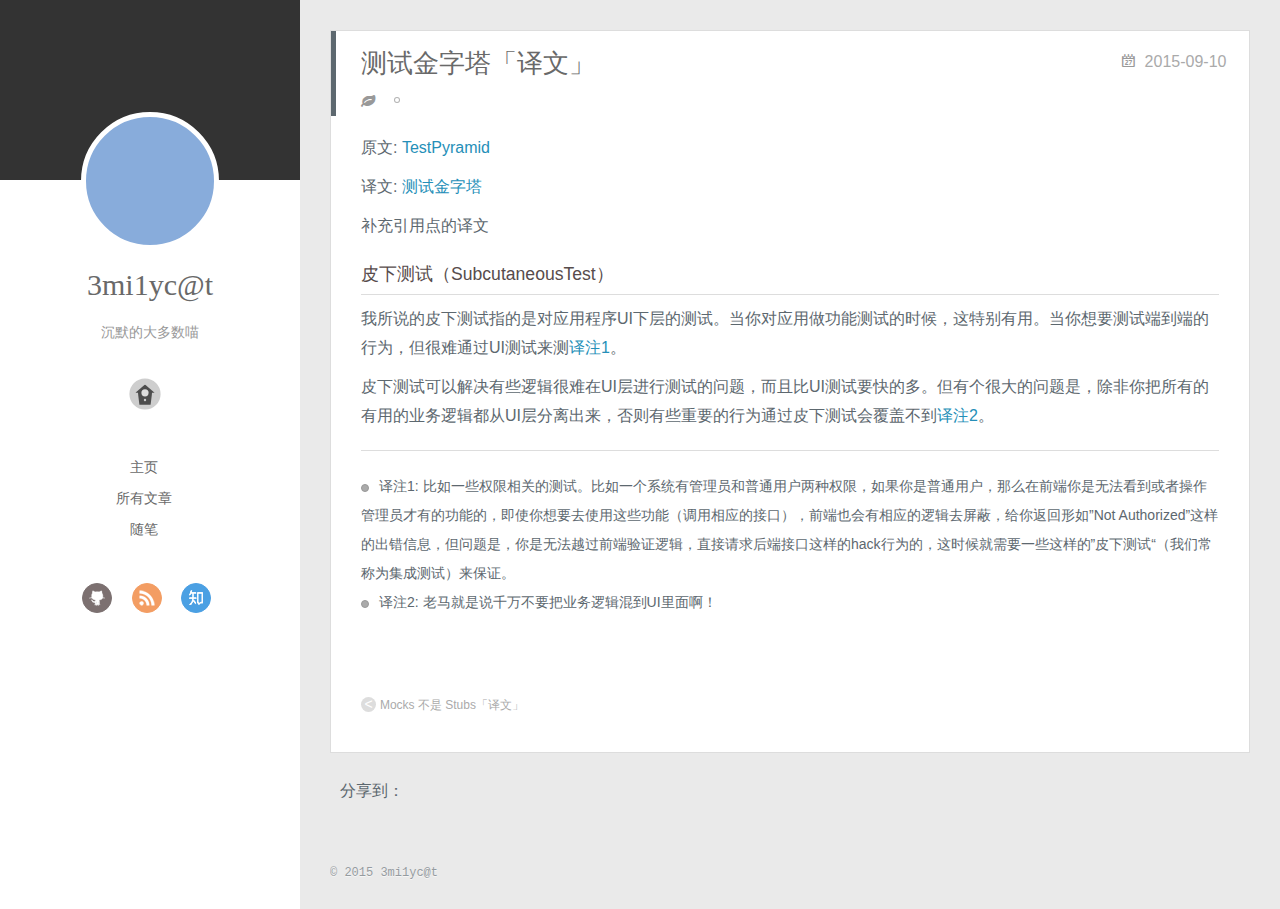
<file: 2015/09/10/test-pyramid/index.html>
<!DOCTYPE html>
<html>
<head>
  <meta charset="utf-8">
  
  <title>测试金字塔「译文」 | 猫舍</title>
  <meta name="viewport" content="width=device-width, initial-scale=1, maximum-scale=1">
  <meta name="description" content="原文: TestPyramid
译文: 测试金字塔">
<meta property="og:type" content="article">
<meta property="og:title" content="测试金字塔「译文」">
<meta property="og:url" content="http://blankpapers.com/2015/09/10/test-pyramid/index.html">
<meta property="og:site_name" content="猫舍">
<meta property="og:description" content="原文: TestPyramid
译文: 测试金字塔">
<meta property="og:updated_time" content="2015-09-20T04:36:05.000Z">
<meta name="twitter:card" content="summary">
<meta name="twitter:title" content="测试金字塔「译文」">
<meta name="twitter:description" content="原文: TestPyramid
译文: 测试金字塔">
  
    <link rel="alternative" href="/atom.xml" title="猫舍" type="application/atom+xml">
  
  
    <link rel="icon" href="/img/favicon.png">
  
  <link rel="stylesheet" href="/css/style.css" type="text/css">
</head>
<body>
  <div id="container">
    <div class="left-col">
    <div class="overlay"></div>
<div class="intrude-less">
	<header id="header" class="inner">
		<a href="/" class="profilepic">
			
			<img lazy-src="/img/avatar.png" class="js-avatar">
			
		</a>

		<hgroup>
		  <h1 class="header-author"><a href="/">3mi1yc@t</a></h1>
		</hgroup>

		
		<p class="header-subtitle">沉默的大多数喵</p>
		

		
			<div class="switch-btn">
				<div class="icon">
					<div class="icon-ctn">
						<div class="icon-wrap icon-house" data-idx="0">
							<div class="birdhouse"></div>
							<div class="birdhouse_holes"></div>
						</div>
						<div class="icon-wrap icon-ribbon hide" data-idx="1">
							<div class="ribbon"></div>
						</div>
						
						
					</div>
					
				</div>
				<div class="tips-box hide">
					<div class="tips-arrow"></div>
					<ul class="tips-inner">
						<li>菜单</li>
						<li>标签</li>
						
						
					</ul>
				</div>
			</div>
		

		<div class="switch-area">
			<div class="switch-wrap">
				<section class="switch-part switch-part1">
					<nav class="header-menu">
						<ul>
						
							<li><a href="/">主页</a></li>
				        
							<li><a href="/archives">所有文章</a></li>
				        
							<li><a href="/tags/随笔">随笔</a></li>
				        
						</ul>
					</nav>
					<nav class="header-nav">
						<div class="social">
							
								<a class="github" target="_blank" href="https://github.com/smilycat" title="github">github</a>
					        
								<a class="weibo" target="_blank" href="/#" title="weibo">weibo</a>
					        
								<a class="rss" target="_blank" href="/atom.xml" title="rss">rss</a>
					        
								<a class="zhihu" target="_blank" href="/#" title="zhihu">zhihu</a>
					        
						</div>
					</nav>
				</section>
				
				
				<section class="switch-part switch-part2">
					<div class="widget tagcloud" id="js-tagcloud">
						<a href="/tags/test/" style="font-size: 10px;">test</a>
					</div>
				</section>
				
				
				

				
			</div>
		</div>
	</header>				
</div>
    </div>
    <div class="mid-col">
      <nav id="mobile-nav">
  	<div class="overlay">
  		<div class="slider-trigger"></div>
  		<h1 class="header-author js-mobile-header hide">3mi1yc@t</h1>
  	</div>
	<div class="intrude-less">
		<header id="header" class="inner">
			<div class="profilepic">
				<img lazy-src="/img/avatar.png" class="js-avatar">
			</div>
			<hgroup>
			  <h1 class="header-author">3mi1yc@t</h1>
			</hgroup>
			
			<p class="header-subtitle">沉默的大多数喵</p>
			
			<nav class="header-menu">
				<ul>
				
					<li><a href="/">主页</a></li>
		        
					<li><a href="/archives">所有文章</a></li>
		        
					<li><a href="/tags/随笔">随笔</a></li>
		        
		        <div class="clearfix"></div>
				</ul>
			</nav>
			<nav class="header-nav">
				<div class="social">
					
						<a class="github" target="_blank" href="https://github.com/smilycat" title="github">github</a>
			        
						<a class="weibo" target="_blank" href="/#" title="weibo">weibo</a>
			        
						<a class="rss" target="_blank" href="/atom.xml" title="rss">rss</a>
			        
						<a class="zhihu" target="_blank" href="/#" title="zhihu">zhihu</a>
			        
				</div>
			</nav>
		</header>				
	</div>
</nav>
      <div class="body-wrap"><article id="post-test-pyramid" class="article article-type-post" itemscope itemprop="blogPost">
  
    <div class="article-meta">
      <a href="/2015/09/10/test-pyramid/" class="article-date">
  	<time datetime="2015-09-10T15:01:00.000Z" itemprop="datePublished">2015-09-10</time>
</a>
    </div>
  
  <div class="article-inner">
    
      <input type="hidden" class="isFancy" />
    
    
      <header class="article-header">
        
  
    <h1 class="article-title" itemprop="name">
      测试金字塔「译文」
    </h1>
  

      </header>
      
      <div class="article-info article-info-post">
        
	<div class="article-tag tagcloud">
		<ul class="article-tag-list"><li class="article-tag-list-item"><a class="article-tag-list-link" href="/tags/test/">test</a></li></ul>
	</div>

        

        <div class="clearfix"></div>
      </div>
      
    
    <div class="article-entry" itemprop="articleBody">
      
        <p>原文: <a href="http://martinfowler.com/bliki/TestPyramid.html" target="_blank" rel="external">TestPyramid</a></p>
<p>译文: <a href="http://zyzhang.github.io/blog/2013/04/28/test-pyramid/" target="_blank" rel="external">测试金字塔</a></p>
<a id="more"></a>
<p>补充引用点的译文</p>
<h3 id="皮下测试（SubcutaneousTest）">皮下测试（SubcutaneousTest）</h3><p>我所说的皮下测试指的是对应用程序UI下层的测试。当你对应用做功能测试的时候，这特别有用。当你想要测试端到端的行为，但很难通过UI测试来测<a href="#yizhu1"><sup>译注1</sup></a>。</p>
<p>皮下测试可以解决有些逻辑很难在UI层进行测试的问题，而且比UI测试要快的多。但有个很大的问题是，除非你把所有的有用的业务逻辑都从UI层分离出来，否则有些重要的行为通过皮下测试会覆盖不到<a href="#yizhu2"><sup>译注2</sup></a>。</p>
<hr>
<ul>
<li>译注1: 比如一些权限相关的测试。比如一个系统有管理员和普通用户两种权限，如果你是普通用户，那么在前端你是无法看到或者操作管理员才有的功能的，即使你想要去使用这些功能（调用相应的接口），前端也会有相应的逻辑去屏蔽，给你返回形如”Not Authorized”这样的出错信息，但问题是，你是无法越过前端验证逻辑，直接请求后端接口这样的hack行为的，这时候就需要一些这样的”皮下测试“（我们常称为集成测试）来保证。<a id="yizhu1"></a></li>
<li>译注2: 老马就是说千万不要把业务逻辑混到UI里面啊！<a id="yizhu2"></a></li>
</ul>

      
    </div>
    
  </div>
  
    
<nav id="article-nav">
  
    <a href="/2015/09/11/mocks-are-not-stubs/" id="article-nav-newer" class="article-nav-link-wrap">
      <strong class="article-nav-caption"><</strong>
      <div class="article-nav-title">
        
          Mocks 不是 Stubs「译文」
        
      </div>
    </a>
  
  
</nav>

  
</article>


<div class="share">
	<!-- JiaThis Button BEGIN -->
	<div class="jiathis_style">
		<span class="jiathis_txt">分享到：</span>
		<a class="jiathis_button_tsina"></a>
		<a class="jiathis_button_cqq"></a>
		<a class="jiathis_button_douban"></a>
		<a class="jiathis_button_weixin"></a>
		<a class="jiathis_button_tumblr"></a>
		<a href="http://www.jiathis.com/share" class="jiathis jiathis_txt jtico jtico_jiathis" target="_blank"></a>
	</div>
	<script type="text/javascript" src="http://v3.jiathis.com/code/jia.js?uid=1405949716054953" charset="utf-8"></script>
	<!-- JiaThis Button END -->
</div>





</div>
      <footer id="footer">
  <div class="outer">
    <div id="footer-info">
    	<div class="footer-left">
    		&copy; 2015 3mi1yc@t
    	</div>
    </div>
  </div>
</footer>
    </div>
    
  <link rel="stylesheet" href="/fancybox/jquery.fancybox.css" type="text/css">


<script>
	var yiliaConfig = {
		fancybox: true,
		mathjax: true,
		animate: true,
		isHome: false,
		isPost: true,
		isArchive: false,
		isTag: false,
		isCategory: false,
		open_in_new: false
	}
</script>
<script src="http://7.url.cn/edu/jslib/comb/require-2.1.6,jquery-1.9.1.min.js" type="text/javascript"></script>
<script src="/js/main.js" type="text/javascript"></script>






<script type="text/x-mathjax-config">
MathJax.Hub.Config({
    tex2jax: {
        inlineMath: [ ['$','$'], ["\\(","\\)"]  ],
        processEscapes: true,
        skipTags: ['script', 'noscript', 'style', 'textarea', 'pre', 'code']
    }
});

MathJax.Hub.Queue(function() {
    var all = MathJax.Hub.getAllJax(), i;
    for(i=0; i < all.length; i += 1) {
        all[i].SourceElement().parentNode.className += ' has-jax';                 
    }       
});
</script>

<script type="text/javascript" src="http://cdn.mathjax.org/mathjax/latest/MathJax.js?config=TeX-AMS-MML_HTMLorMML">
</script>


  </div>
</body>
</html>
</file>
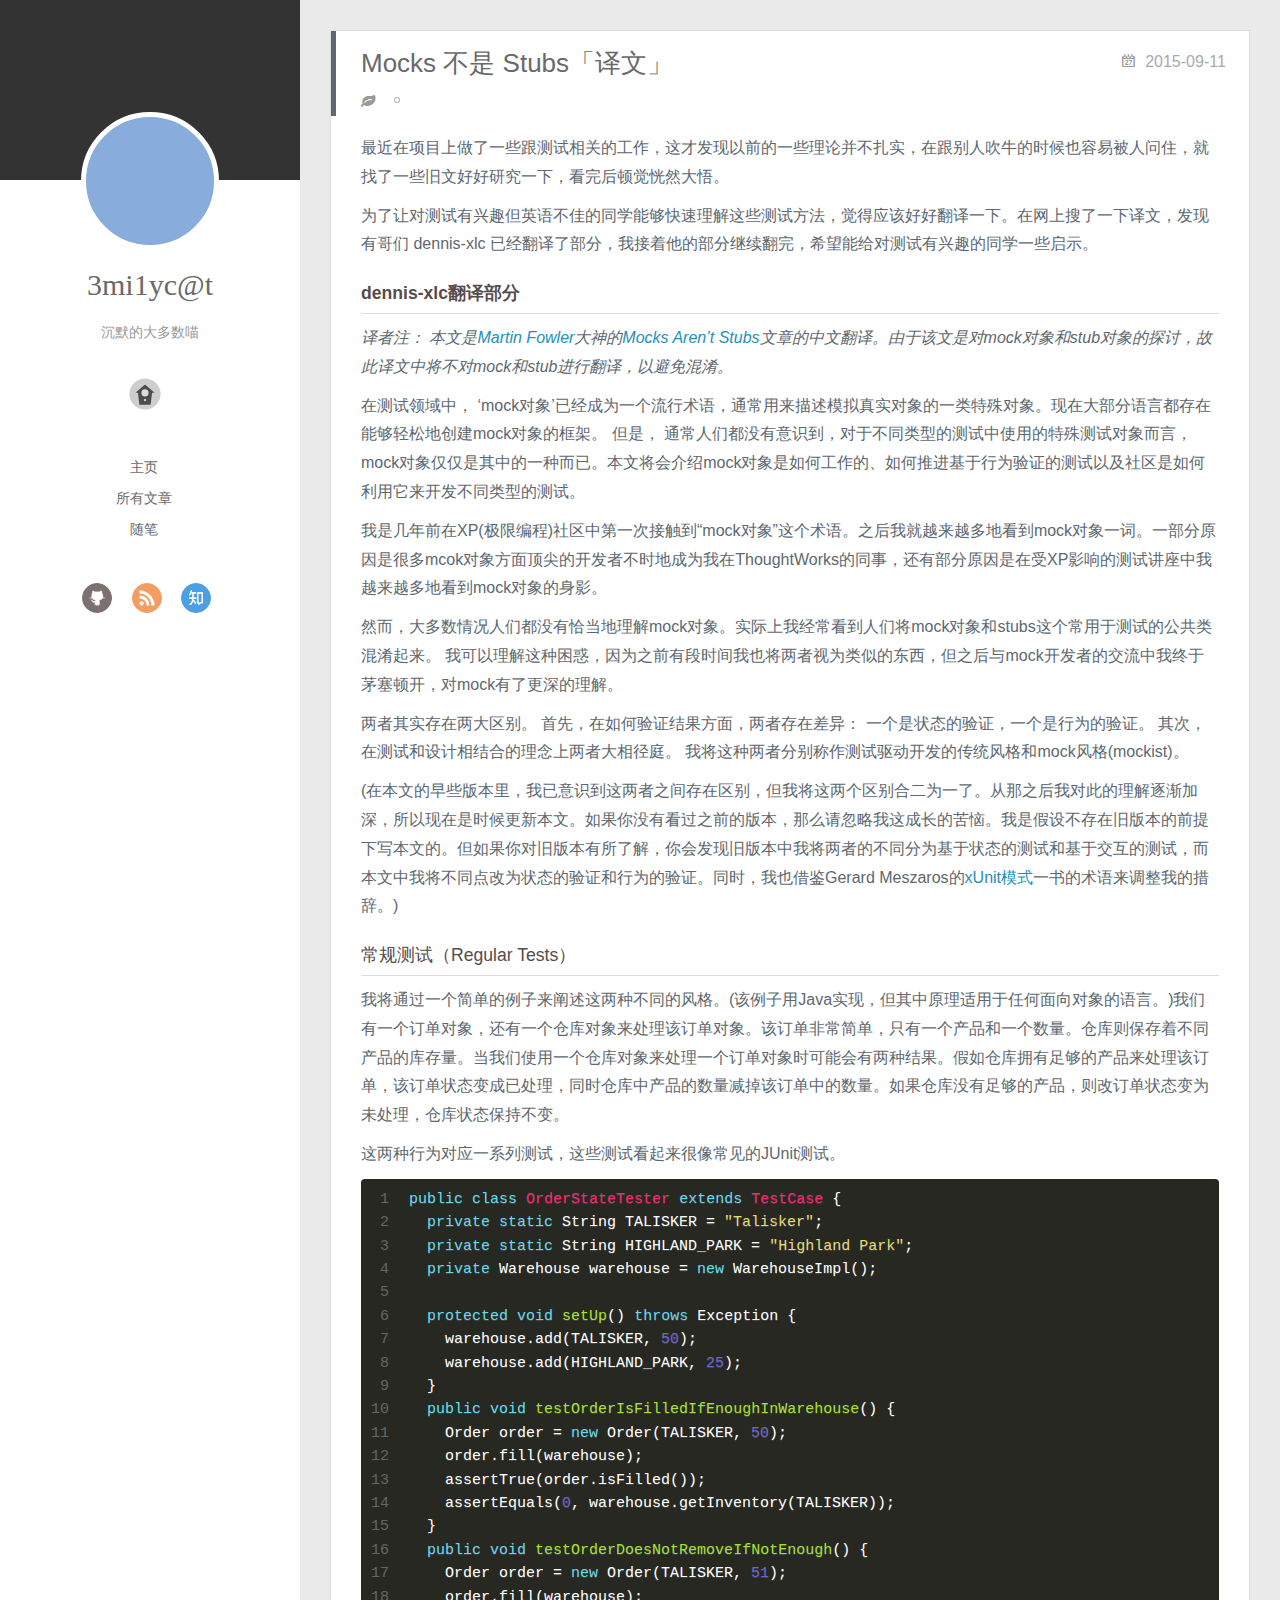
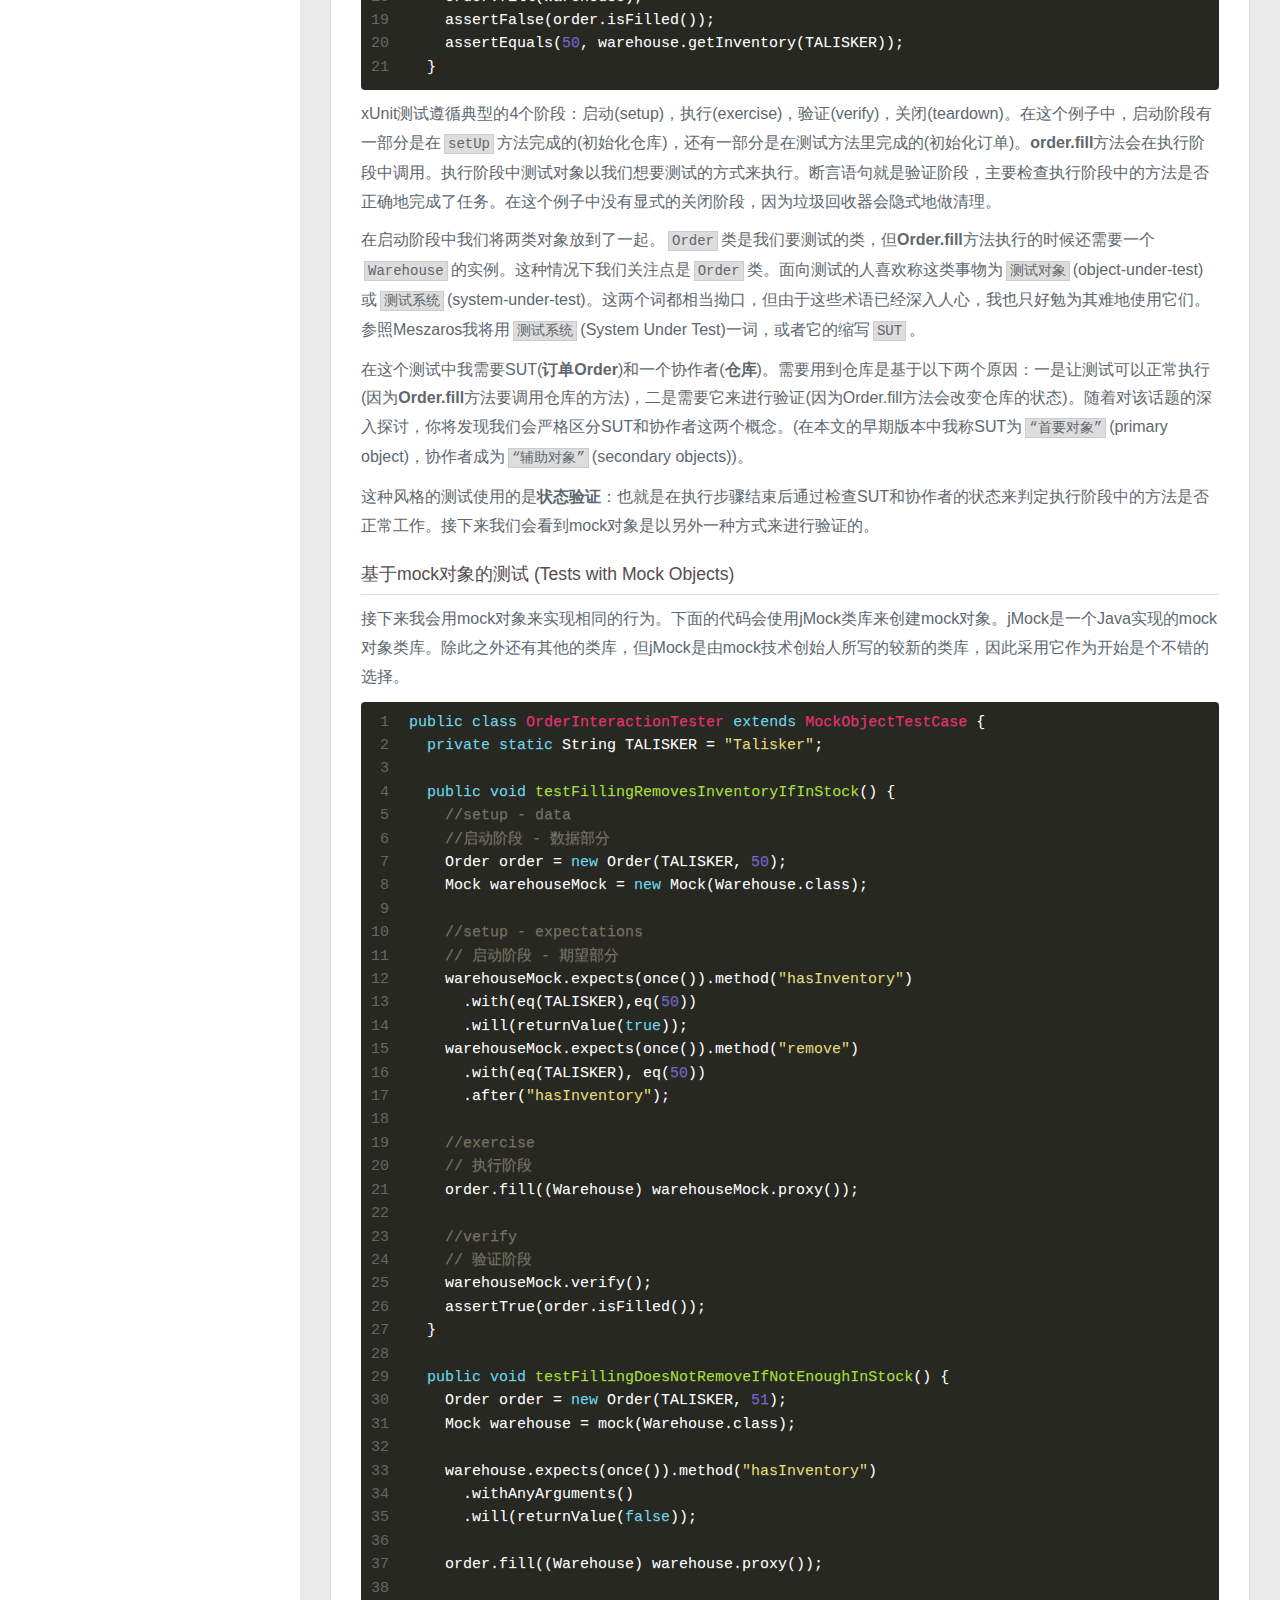
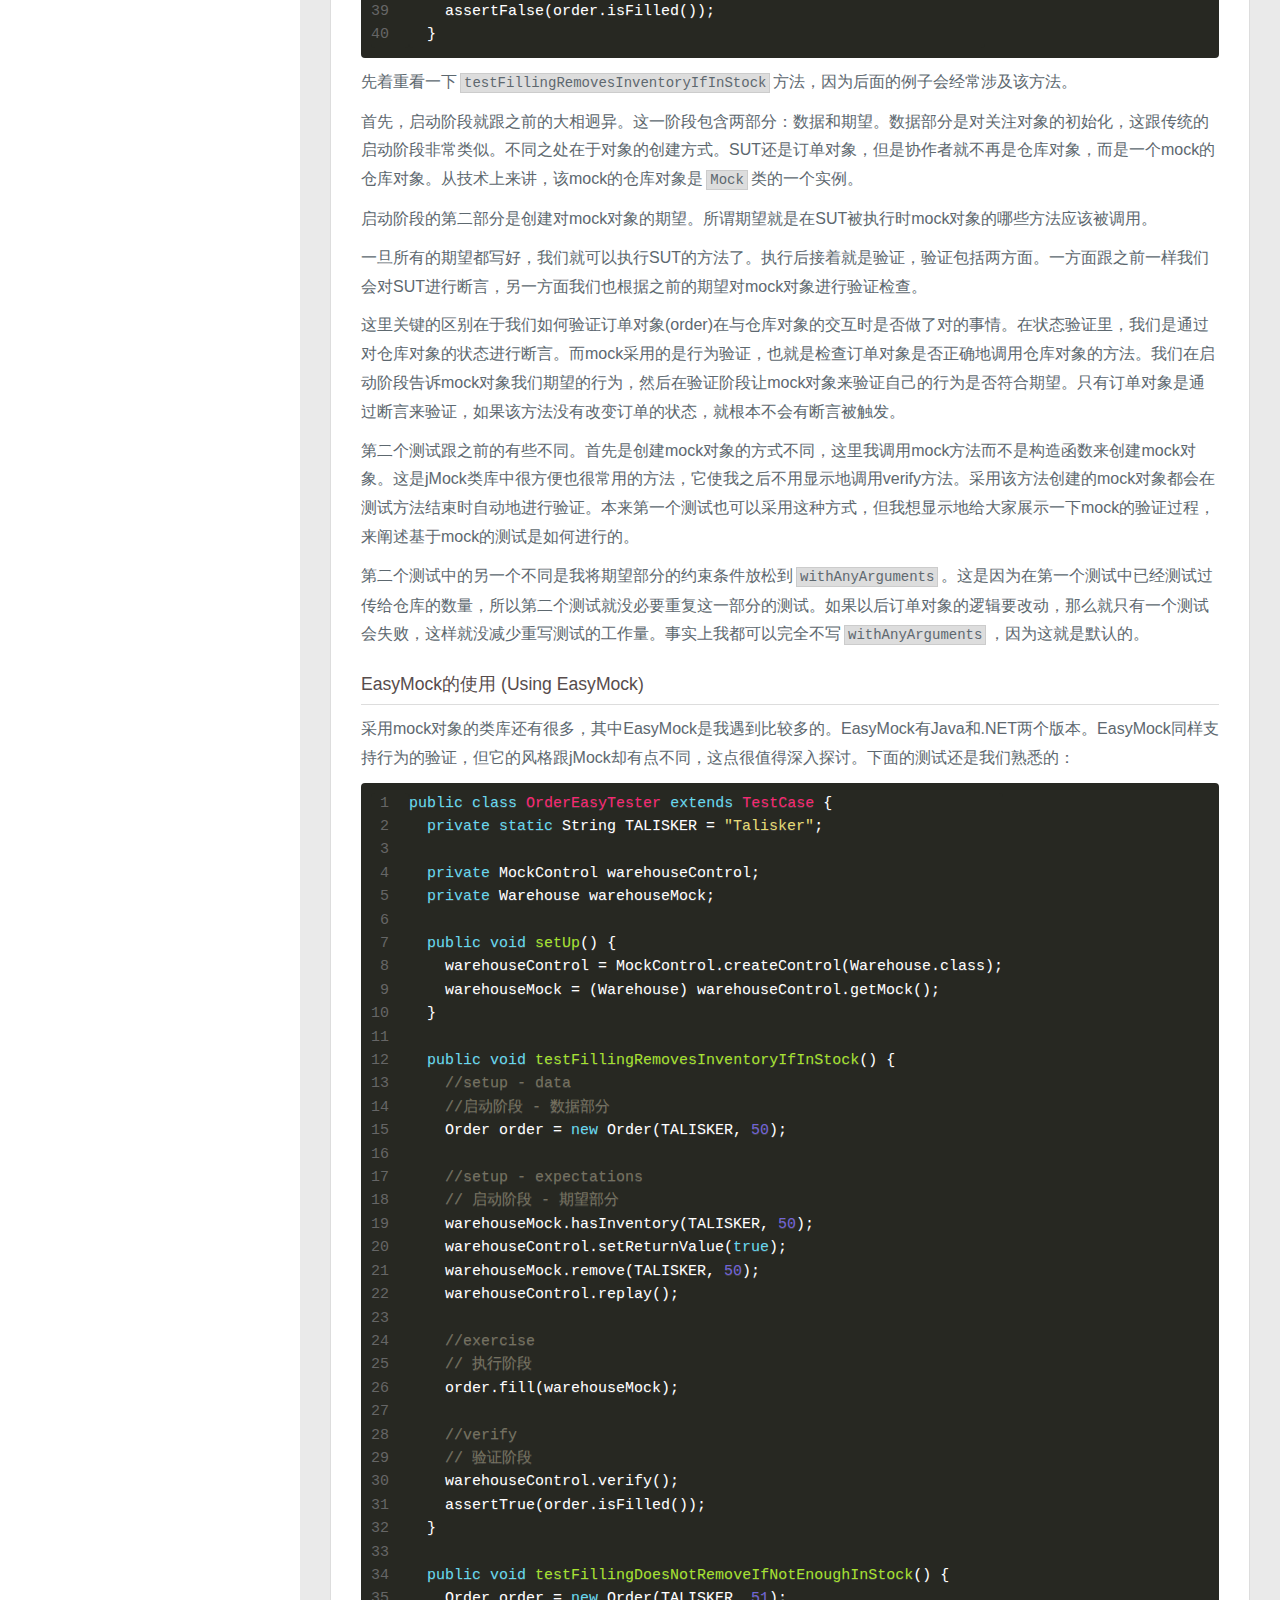
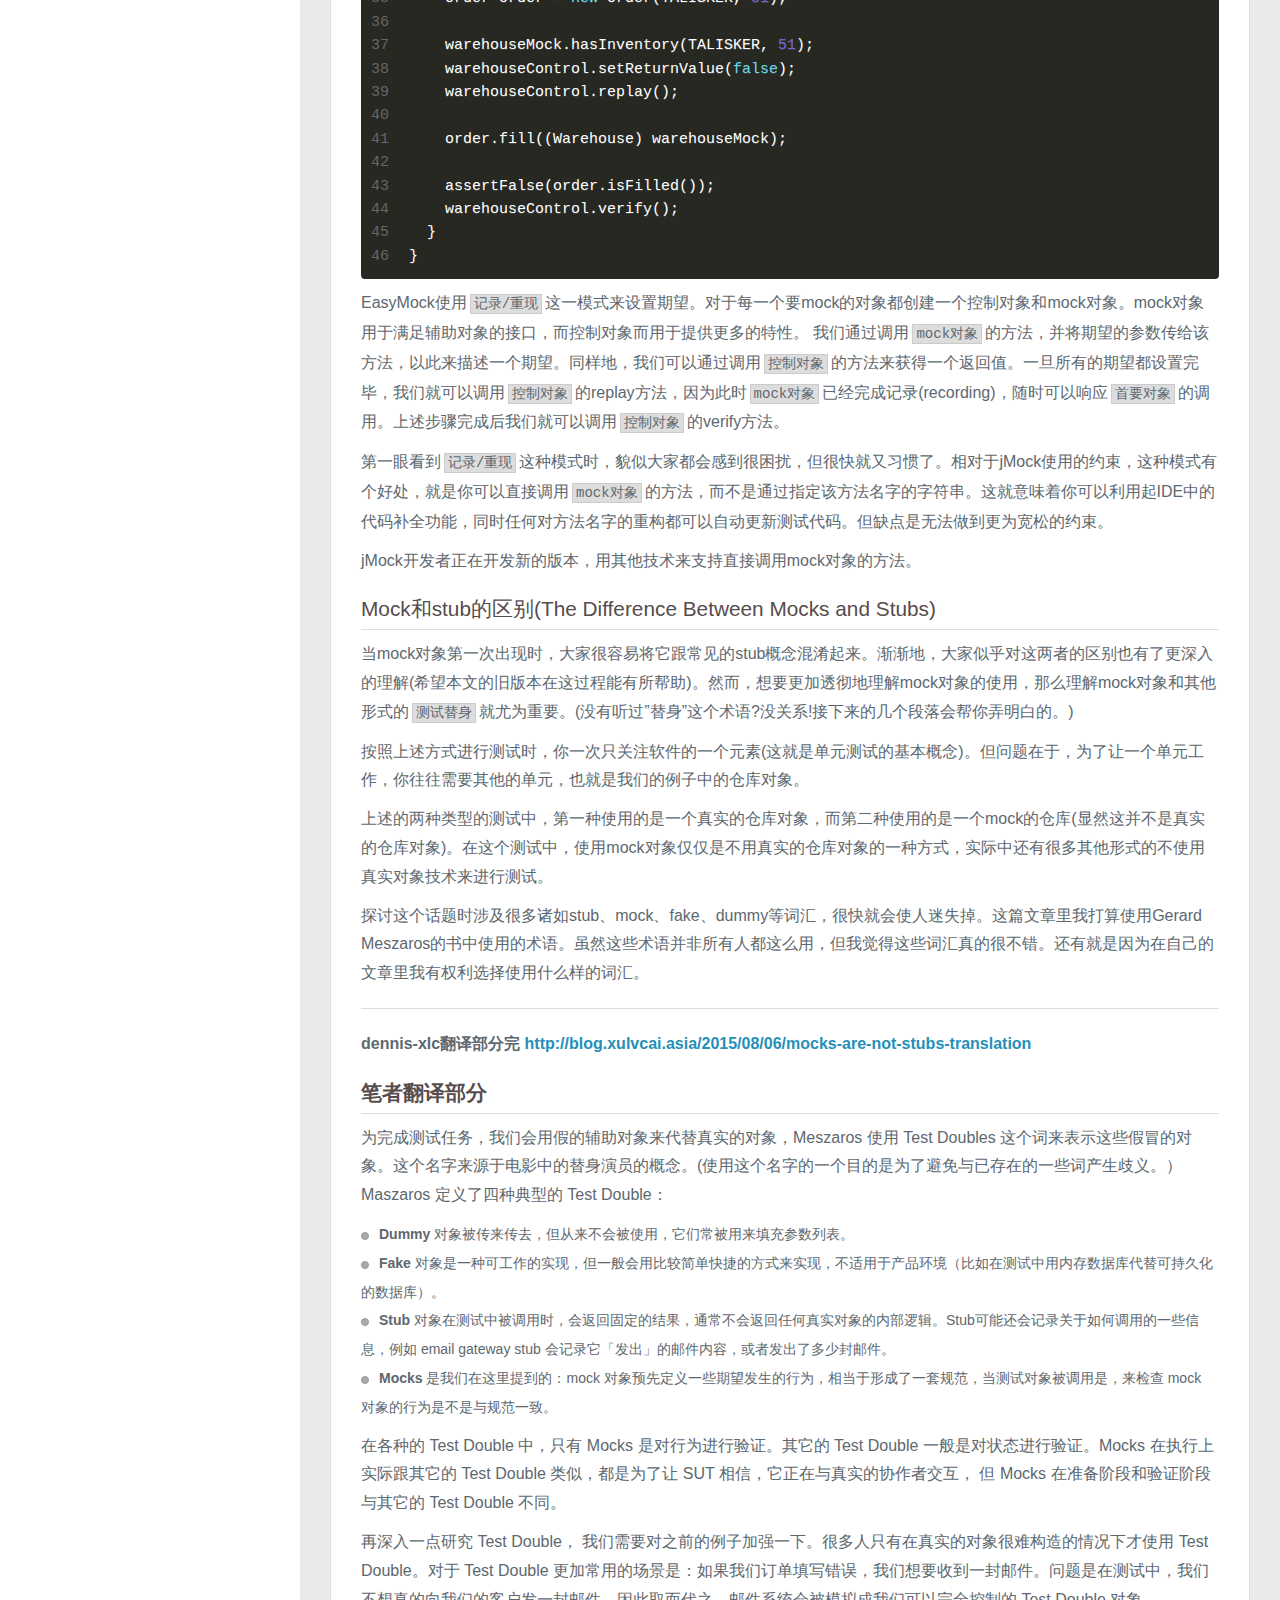
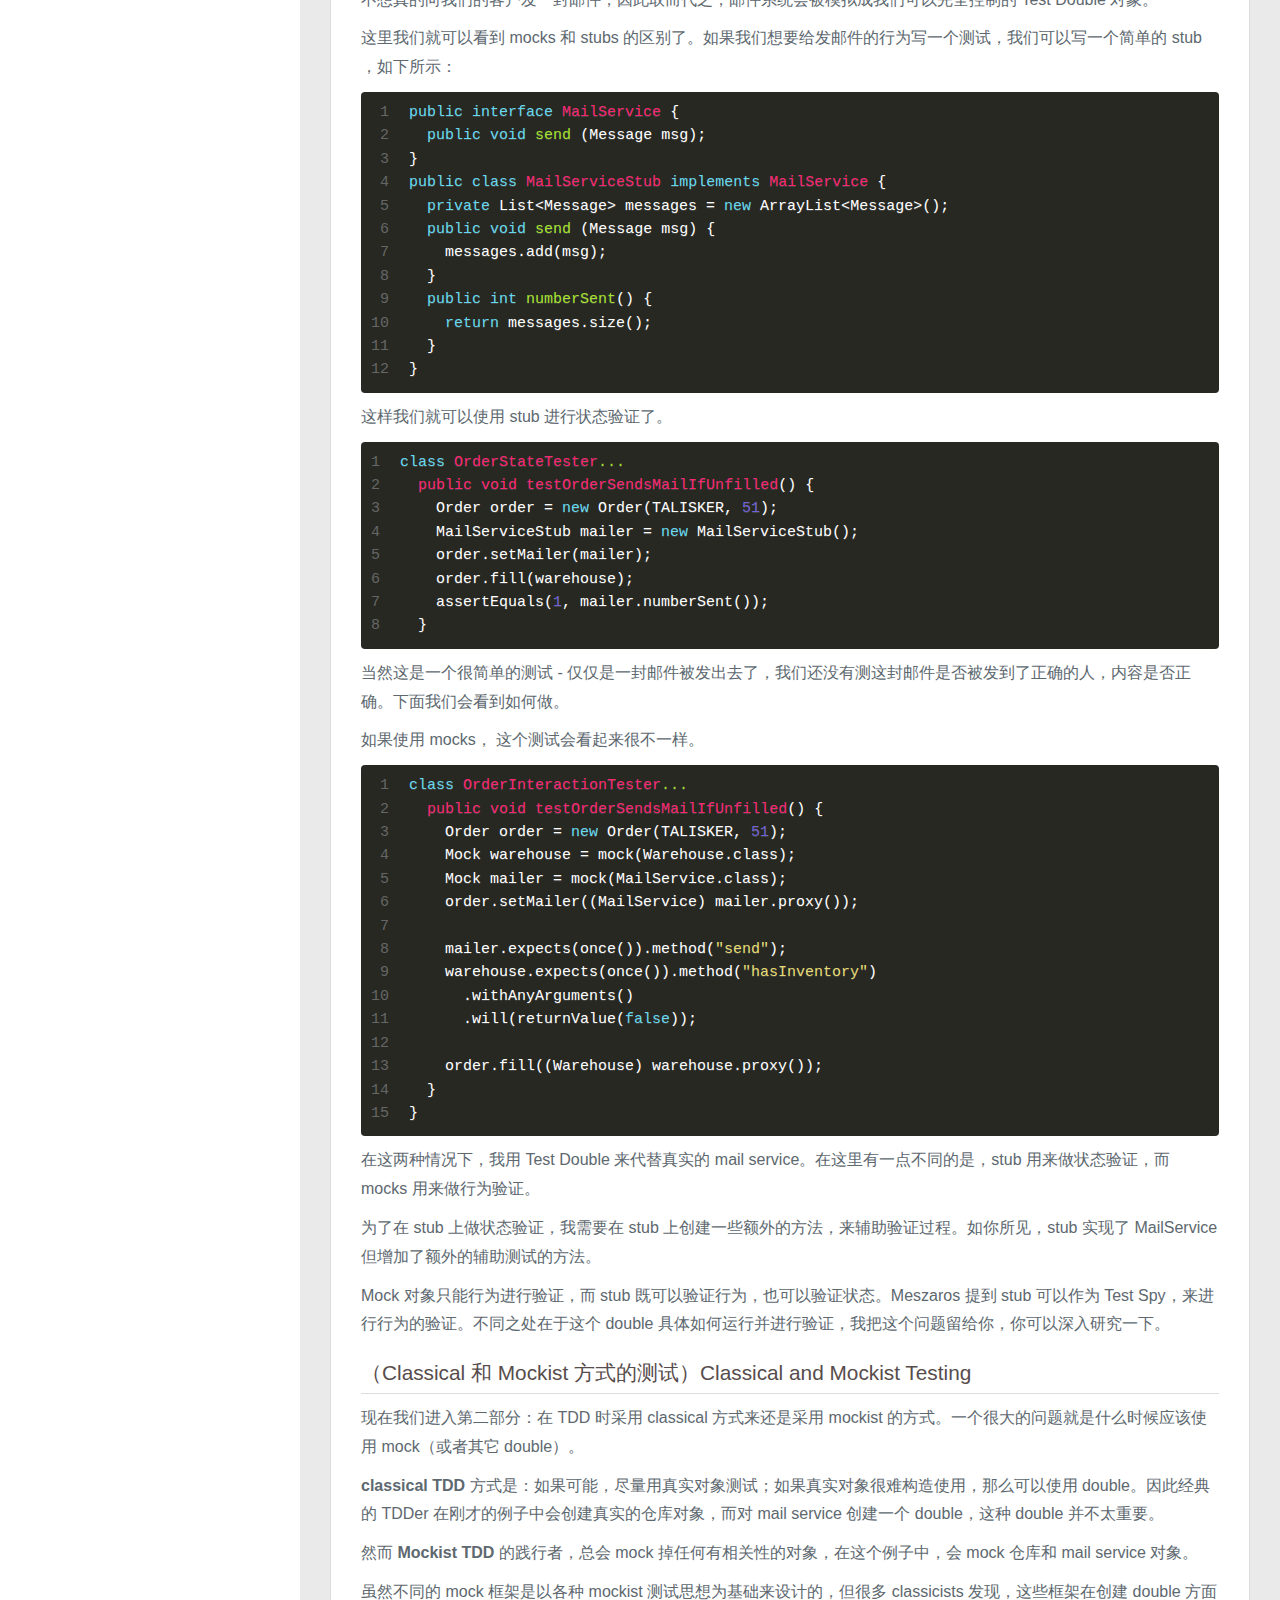
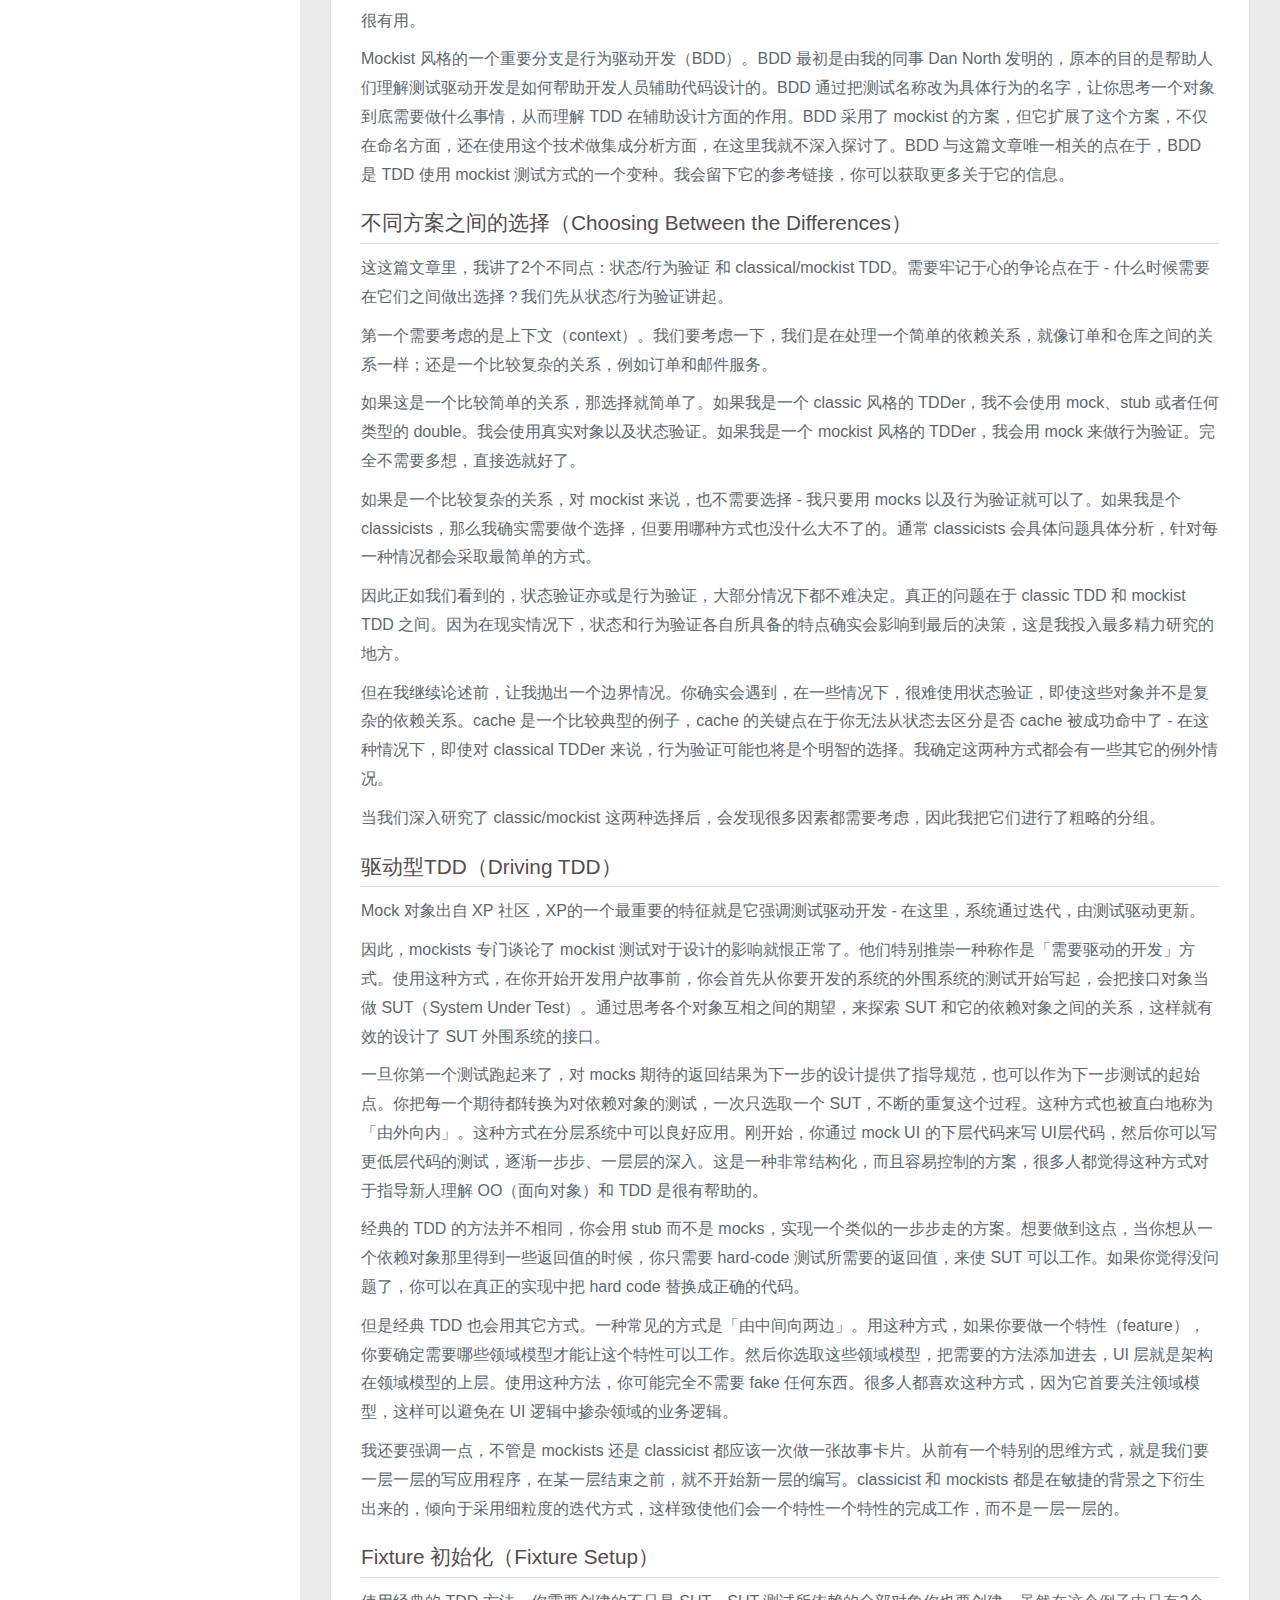
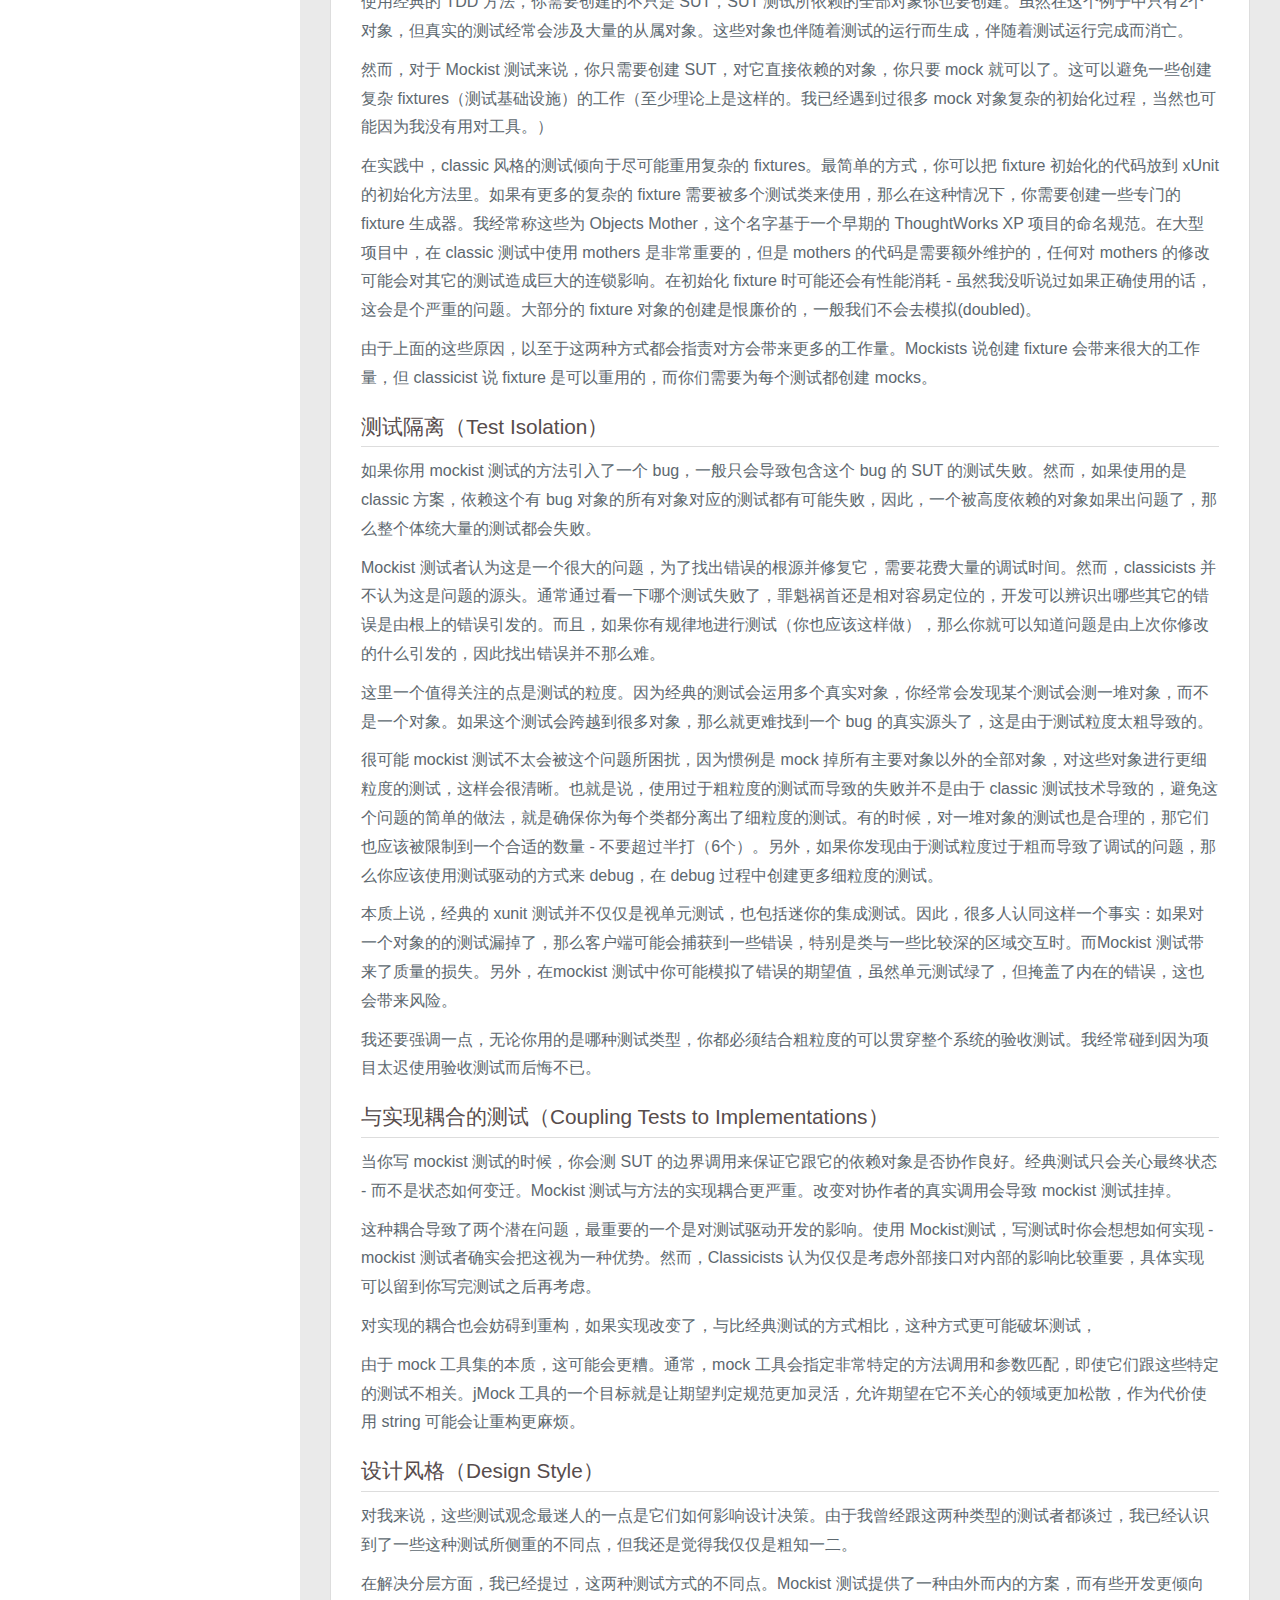
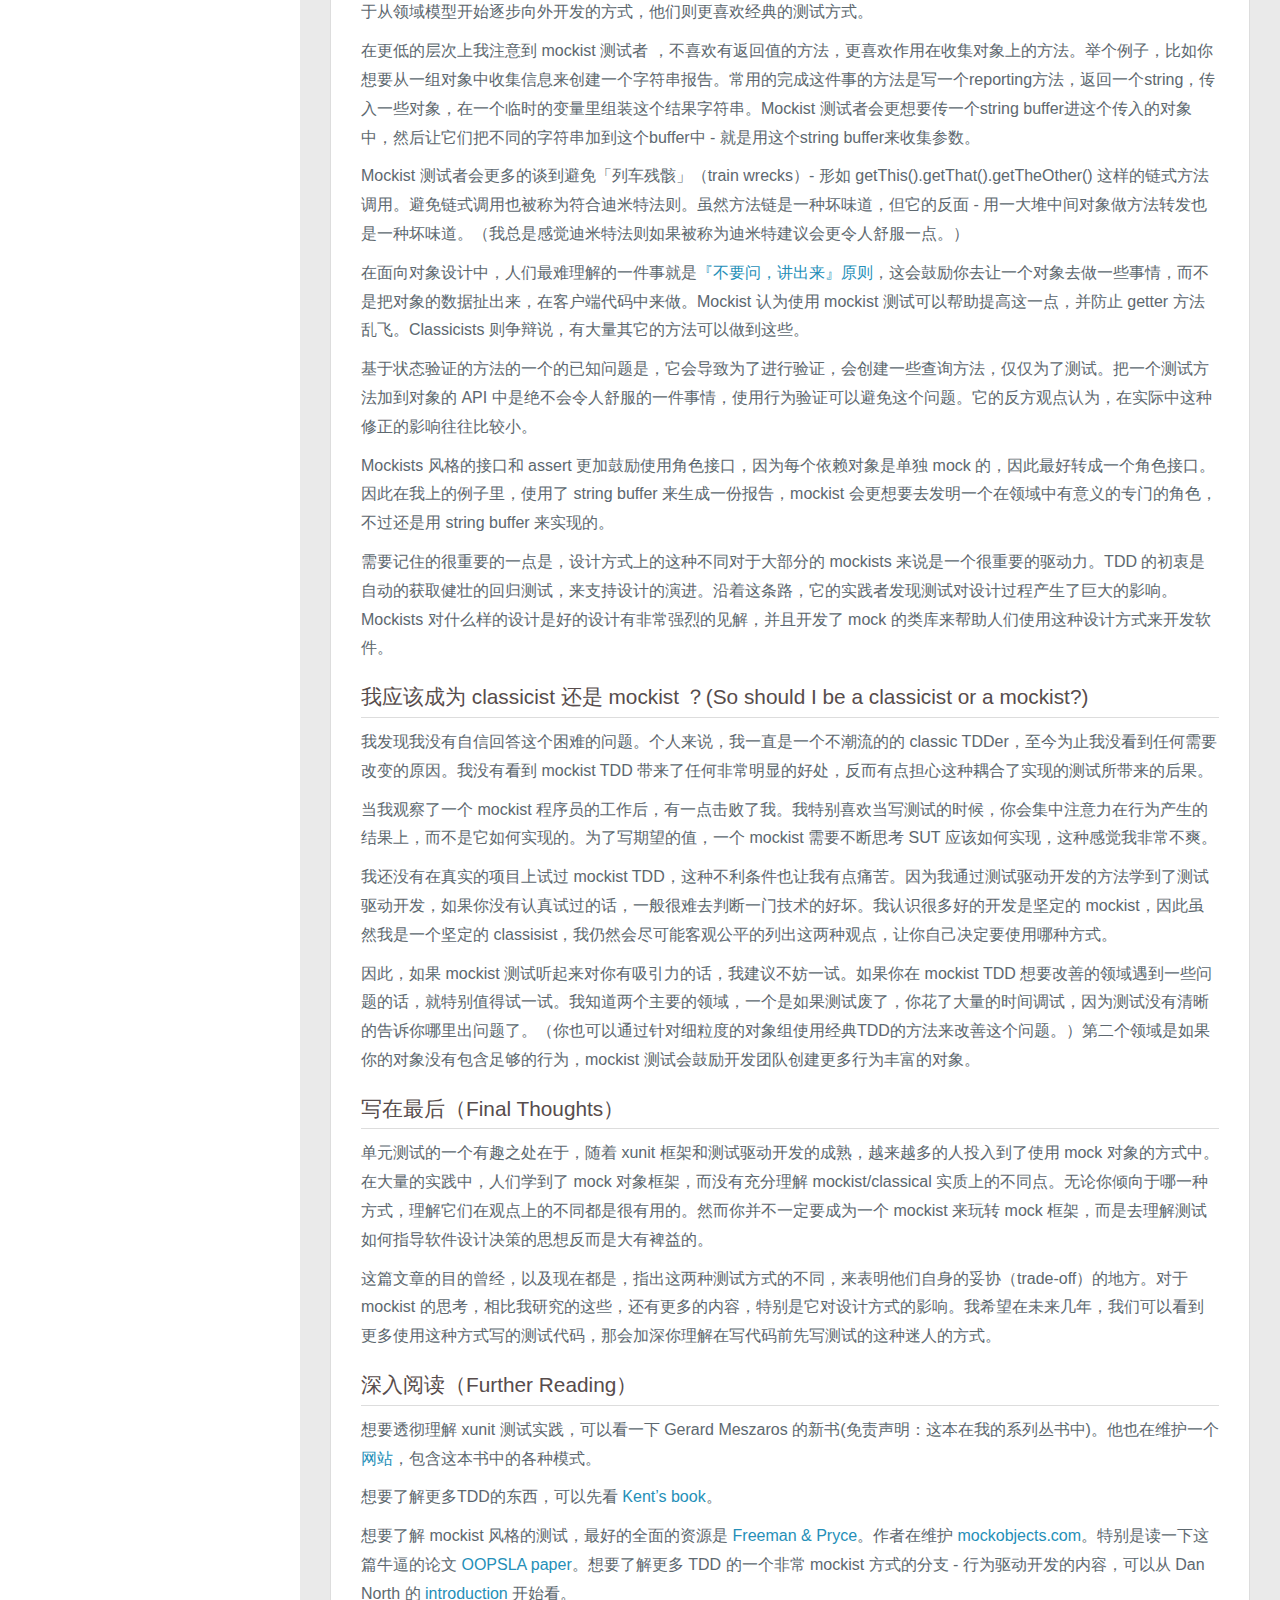
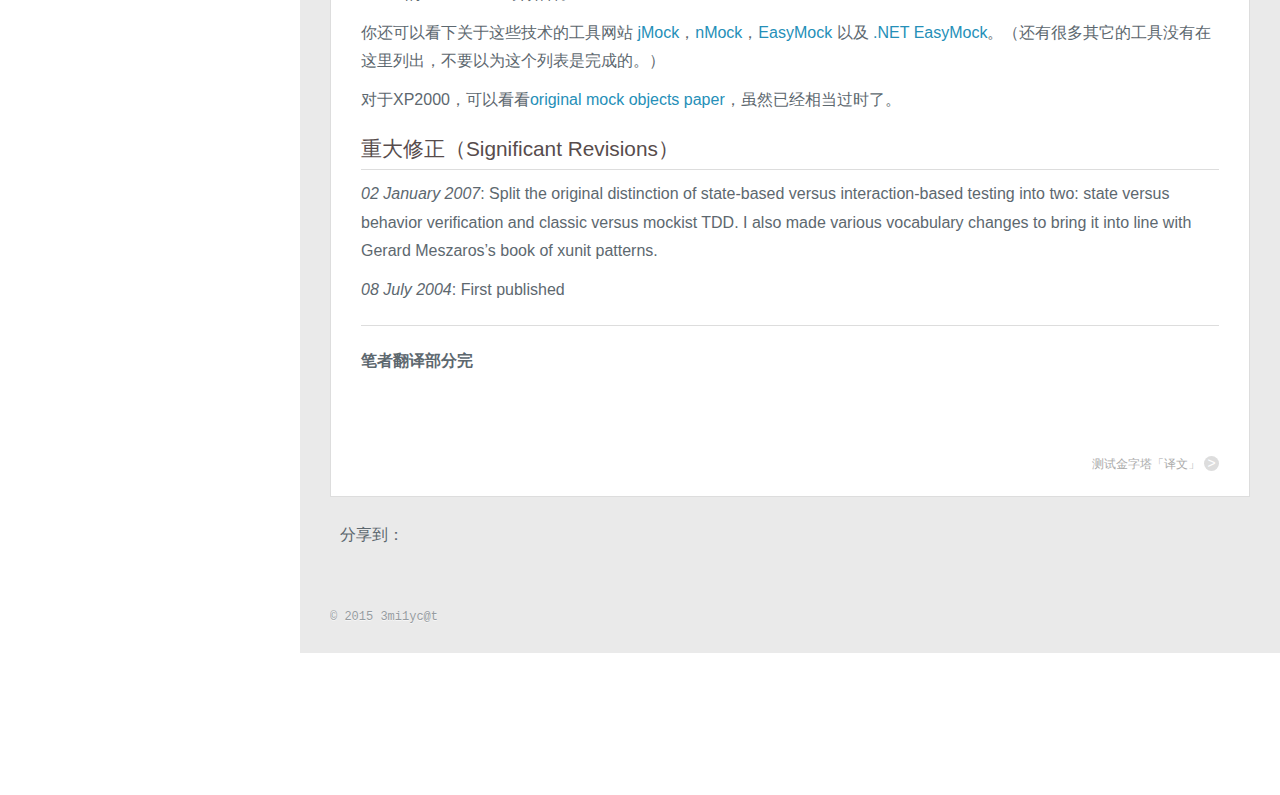
<file: 2015/09/11/mocks-are-not-stubs/index.html>
<!DOCTYPE html>
<html>
<head>
  <meta charset="utf-8">
  
  <title>Mocks 不是 Stubs「译文」 | 猫舍</title>
  <meta name="viewport" content="width=device-width, initial-scale=1, maximum-scale=1">
  <meta name="description" content="最近在项目上做了一些跟测试相关的工作，这才发现以前的一些理论并不扎实，在跟别人吹牛的时候也容易被人问住，就找了一些旧文好好研究一下，看完后顿觉恍然大悟。
为了让对测试有兴趣但英语不佳的同学能够快速理解这些测试方法，觉得应该好好翻译一下。在网上搜了一下译文，发现有哥们 dennis-xlc 已经翻译了部分，我接着他的部分继续翻完，希望能给对测试有兴趣的同学一些启示。">
<meta property="og:type" content="article">
<meta property="og:title" content="Mocks 不是 Stubs「译文」">
<meta property="og:url" content="http://blankpapers.com/2015/09/11/mocks-are-not-stubs/index.html">
<meta property="og:site_name" content="猫舍">
<meta property="og:description" content="最近在项目上做了一些跟测试相关的工作，这才发现以前的一些理论并不扎实，在跟别人吹牛的时候也容易被人问住，就找了一些旧文好好研究一下，看完后顿觉恍然大悟。
为了让对测试有兴趣但英语不佳的同学能够快速理解这些测试方法，觉得应该好好翻译一下。在网上搜了一下译文，发现有哥们 dennis-xlc 已经翻译了部分，我接着他的部分继续翻完，希望能给对测试有兴趣的同学一些启示。">
<meta property="og:updated_time" content="2015-09-20T04:28:39.000Z">
<meta name="twitter:card" content="summary">
<meta name="twitter:title" content="Mocks 不是 Stubs「译文」">
<meta name="twitter:description" content="最近在项目上做了一些跟测试相关的工作，这才发现以前的一些理论并不扎实，在跟别人吹牛的时候也容易被人问住，就找了一些旧文好好研究一下，看完后顿觉恍然大悟。
为了让对测试有兴趣但英语不佳的同学能够快速理解这些测试方法，觉得应该好好翻译一下。在网上搜了一下译文，发现有哥们 dennis-xlc 已经翻译了部分，我接着他的部分继续翻完，希望能给对测试有兴趣的同学一些启示。">
  
    <link rel="alternative" href="/atom.xml" title="猫舍" type="application/atom+xml">
  
  
    <link rel="icon" href="/img/favicon.png">
  
  <link rel="stylesheet" href="/css/style.css" type="text/css">
</head>
<body>
  <div id="container">
    <div class="left-col">
    <div class="overlay"></div>
<div class="intrude-less">
	<header id="header" class="inner">
		<a href="/" class="profilepic">
			
			<img lazy-src="/img/avatar.png" class="js-avatar">
			
		</a>

		<hgroup>
		  <h1 class="header-author"><a href="/">3mi1yc@t</a></h1>
		</hgroup>

		
		<p class="header-subtitle">沉默的大多数喵</p>
		

		
			<div class="switch-btn">
				<div class="icon">
					<div class="icon-ctn">
						<div class="icon-wrap icon-house" data-idx="0">
							<div class="birdhouse"></div>
							<div class="birdhouse_holes"></div>
						</div>
						<div class="icon-wrap icon-ribbon hide" data-idx="1">
							<div class="ribbon"></div>
						</div>
						
						
					</div>
					
				</div>
				<div class="tips-box hide">
					<div class="tips-arrow"></div>
					<ul class="tips-inner">
						<li>菜单</li>
						<li>标签</li>
						
						
					</ul>
				</div>
			</div>
		

		<div class="switch-area">
			<div class="switch-wrap">
				<section class="switch-part switch-part1">
					<nav class="header-menu">
						<ul>
						
							<li><a href="/">主页</a></li>
				        
							<li><a href="/archives">所有文章</a></li>
				        
							<li><a href="/tags/随笔">随笔</a></li>
				        
						</ul>
					</nav>
					<nav class="header-nav">
						<div class="social">
							
								<a class="github" target="_blank" href="https://github.com/smilycat" title="github">github</a>
					        
								<a class="weibo" target="_blank" href="/#" title="weibo">weibo</a>
					        
								<a class="rss" target="_blank" href="/atom.xml" title="rss">rss</a>
					        
								<a class="zhihu" target="_blank" href="/#" title="zhihu">zhihu</a>
					        
						</div>
					</nav>
				</section>
				
				
				<section class="switch-part switch-part2">
					<div class="widget tagcloud" id="js-tagcloud">
						<a href="/tags/test/" style="font-size: 10px;">test</a>
					</div>
				</section>
				
				
				

				
			</div>
		</div>
	</header>				
</div>
    </div>
    <div class="mid-col">
      <nav id="mobile-nav">
  	<div class="overlay">
  		<div class="slider-trigger"></div>
  		<h1 class="header-author js-mobile-header hide">3mi1yc@t</h1>
  	</div>
	<div class="intrude-less">
		<header id="header" class="inner">
			<div class="profilepic">
				<img lazy-src="/img/avatar.png" class="js-avatar">
			</div>
			<hgroup>
			  <h1 class="header-author">3mi1yc@t</h1>
			</hgroup>
			
			<p class="header-subtitle">沉默的大多数喵</p>
			
			<nav class="header-menu">
				<ul>
				
					<li><a href="/">主页</a></li>
		        
					<li><a href="/archives">所有文章</a></li>
		        
					<li><a href="/tags/随笔">随笔</a></li>
		        
		        <div class="clearfix"></div>
				</ul>
			</nav>
			<nav class="header-nav">
				<div class="social">
					
						<a class="github" target="_blank" href="https://github.com/smilycat" title="github">github</a>
			        
						<a class="weibo" target="_blank" href="/#" title="weibo">weibo</a>
			        
						<a class="rss" target="_blank" href="/atom.xml" title="rss">rss</a>
			        
						<a class="zhihu" target="_blank" href="/#" title="zhihu">zhihu</a>
			        
				</div>
			</nav>
		</header>				
	</div>
</nav>
      <div class="body-wrap"><article id="post-mocks-are-not-stubs" class="article article-type-post" itemscope itemprop="blogPost">
  
    <div class="article-meta">
      <a href="/2015/09/11/mocks-are-not-stubs/" class="article-date">
  	<time datetime="2015-09-11T05:43:21.000Z" itemprop="datePublished">2015-09-11</time>
</a>
    </div>
  
  <div class="article-inner">
    
      <input type="hidden" class="isFancy" />
    
    
      <header class="article-header">
        
  
    <h1 class="article-title" itemprop="name">
      Mocks 不是 Stubs「译文」
    </h1>
  

      </header>
      
      <div class="article-info article-info-post">
        
	<div class="article-tag tagcloud">
		<ul class="article-tag-list"><li class="article-tag-list-item"><a class="article-tag-list-link" href="/tags/test/">test</a></li></ul>
	</div>

        

        <div class="clearfix"></div>
      </div>
      
    
    <div class="article-entry" itemprop="articleBody">
      
        <p>最近在项目上做了一些跟测试相关的工作，这才发现以前的一些理论并不扎实，在跟别人吹牛的时候也容易被人问住，就找了一些旧文好好研究一下，看完后顿觉恍然大悟。</p>
<p>为了让对测试有兴趣但英语不佳的同学能够快速理解这些测试方法，觉得应该好好翻译一下。在网上搜了一下译文，发现有哥们 dennis-xlc 已经翻译了部分，我接着他的部分继续翻完，希望能给对测试有兴趣的同学一些启示。</p>
<a id="more"></a>
<h3 id="dennis-xlc翻译部分"><strong>dennis-xlc翻译部分</strong></h3><p><em>译者注： 本文是<a href="http://martinfowler.com/" target="_blank" rel="external">Martin Fowler</a>大神的<a href="http://martinfowler.com/articles/mocksArentStubs.html" target="_blank" rel="external">Mocks Aren’t Stubs</a>文章的中文翻译。由于该文是对mock对象和stub对象的探讨，故此译文中将不对mock和stub进行翻译，以避免混淆。</em></p>
<p>在测试领域中， ‘mock对象’已经成为一个流行术语，通常用来描述模拟真实对象的一类特殊对象。现在大部分语言都存在能够轻松地创建mock对象的框架。 但是， 通常人们都没有意识到，对于不同类型的测试中使用的特殊测试对象而言， mock对象仅仅是其中的一种而已。本文将会介绍mock对象是如何工作的、如何推进基于行为验证的测试以及社区是如何利用它来开发不同类型的测试。</p>
<p>我是几年前在XP(极限编程)社区中第一次接触到“mock对象”这个术语。之后我就越来越多地看到mock对象一词。一部分原因是很多mcok对象方面顶尖的开发者不时地成为我在ThoughtWorks的同事，还有部分原因是在受XP影响的测试讲座中我越来越多地看到mock对象的身影。</p>
<p>然而，大多数情况人们都没有恰当地理解mock对象。实际上我经常看到人们将mock对象和stubs这个常用于测试的公共类混淆起来。 我可以理解这种困惑，因为之前有段时间我也将两者视为类似的东西，但之后与mock开发者的交流中我终于茅塞顿开，对mock有了更深的理解。</p>
<p>两者其实存在两大区别。 首先，在如何验证结果方面，两者存在差异： 一个是状态的验证，一个是行为的验证。 其次，在测试和设计相结合的理念上两者大相径庭。 我将这种两者分别称作测试驱动开发的传统风格和mock风格(mockist)。</p>
<p>(在本文的早些版本里，我已意识到这两者之间存在区别，但我将这两个区别合二为一了。从那之后我对此的理解逐渐加深，所以现在是时候更新本文。如果你没有看过之前的版本，那么请忽略我这成长的苦恼。我是假设不存在旧版本的前提下写本文的。但如果你对旧版本有所了解，你会发现旧版本中我将两者的不同分为基于状态的测试和基于交互的测试，而本文中我将不同点改为状态的验证和行为的验证。同时，我也借鉴Gerard Meszaros的<a href="http://xunitpatterns.com/" target="_blank" rel="external">xUnit模式</a>一书的术语来调整我的措辞。)</p>
<h3 id="常规测试（Regular_Tests）">常规测试（Regular Tests）</h3><p>我将通过一个简单的例子来阐述这两种不同的风格。(该例子用Java实现，但其中原理适用于任何面向对象的语言。)我们有一个订单对象，还有一个仓库对象来处理该订单对象。该订单非常简单，只有一个产品和一个数量。仓库则保存着不同产品的库存量。当我们使用一个仓库对象来处理一个订单对象时可能会有两种结果。假如仓库拥有足够的产品来处理该订单，该订单状态变成已处理，同时仓库中产品的数量减掉该订单中的数量。如果仓库没有足够的产品，则改订单状态变为未处理，仓库状态保持不变。</p>
<p>这两种行为对应一系列测试，这些测试看起来很像常见的JUnit测试。</p>
<figure class="highlight java"><table><tr><td class="gutter"><pre><span class="line">1</span><br><span class="line">2</span><br><span class="line">3</span><br><span class="line">4</span><br><span class="line">5</span><br><span class="line">6</span><br><span class="line">7</span><br><span class="line">8</span><br><span class="line">9</span><br><span class="line">10</span><br><span class="line">11</span><br><span class="line">12</span><br><span class="line">13</span><br><span class="line">14</span><br><span class="line">15</span><br><span class="line">16</span><br><span class="line">17</span><br><span class="line">18</span><br><span class="line">19</span><br><span class="line">20</span><br><span class="line">21</span><br></pre></td><td class="code"><pre><span class="line"><span class="keyword">public</span> <span class="class"><span class="keyword">class</span> <span class="title">OrderStateTester</span> <span class="keyword">extends</span> <span class="title">TestCase</span> </span>&#123;</span><br><span class="line">  <span class="keyword">private</span> <span class="keyword">static</span> String TALISKER = <span class="string">"Talisker"</span>;</span><br><span class="line">  <span class="keyword">private</span> <span class="keyword">static</span> String HIGHLAND_PARK = <span class="string">"Highland Park"</span>;</span><br><span class="line">  <span class="keyword">private</span> Warehouse warehouse = <span class="keyword">new</span> WarehouseImpl();</span><br><span class="line"></span><br><span class="line">  <span class="function"><span class="keyword">protected</span> <span class="keyword">void</span> <span class="title">setUp</span><span class="params">()</span> <span class="keyword">throws</span> Exception </span>&#123;</span><br><span class="line">    warehouse.add(TALISKER, <span class="number">50</span>);</span><br><span class="line">    warehouse.add(HIGHLAND_PARK, <span class="number">25</span>);</span><br><span class="line">  &#125;</span><br><span class="line">  <span class="function"><span class="keyword">public</span> <span class="keyword">void</span> <span class="title">testOrderIsFilledIfEnoughInWarehouse</span><span class="params">()</span> </span>&#123;</span><br><span class="line">    Order order = <span class="keyword">new</span> Order(TALISKER, <span class="number">50</span>);</span><br><span class="line">    order.fill(warehouse);</span><br><span class="line">    assertTrue(order.isFilled());</span><br><span class="line">    assertEquals(<span class="number">0</span>, warehouse.getInventory(TALISKER));</span><br><span class="line">  &#125;</span><br><span class="line">  <span class="function"><span class="keyword">public</span> <span class="keyword">void</span> <span class="title">testOrderDoesNotRemoveIfNotEnough</span><span class="params">()</span> </span>&#123;</span><br><span class="line">    Order order = <span class="keyword">new</span> Order(TALISKER, <span class="number">51</span>);</span><br><span class="line">    order.fill(warehouse);</span><br><span class="line">    assertFalse(order.isFilled());</span><br><span class="line">    assertEquals(<span class="number">50</span>, warehouse.getInventory(TALISKER));</span><br><span class="line">  &#125;</span><br></pre></td></tr></table></figure>
<p>xUnit测试遵循典型的4个阶段：启动(setup)，执行(exercise)，验证(verify)，关闭(teardown)。在这个例子中，启动阶段有一部分是在<code>setUp</code>方法完成的(初始化仓库)，还有一部分是在测试方法里完成的(初始化订单)。<strong>order.fill</strong>方法会在执行阶段中调用。执行阶段中测试对象以我们想要测试的方式来执行。断言语句就是验证阶段，主要检查执行阶段中的方法是否正确地完成了任务。在这个例子中没有显式的关闭阶段，因为垃圾回收器会隐式地做清理。</p>
<p>在启动阶段中我们将两类对象放到了一起。<code>Order</code>类是我们要测试的类，但<strong>Order.fill</strong>方法执行的时候还需要一个<code>Warehouse</code>的实例。这种情况下我们关注点是<code>Order</code>类。面向测试的人喜欢称这类事物为<code>测试对象</code>(object-under-test)或<code>测试系统</code>(system-under-test)。这两个词都相当拗口，但由于这些术语已经深入人心，我也只好勉为其难地使用它们。参照Meszaros我将用<code>测试系统</code>(System Under Test)一词，或者它的缩写<code>SUT</code>。</p>
<p>在这个测试中我需要SUT(<strong>订单Order</strong>)和一个协作者(<strong>仓库</strong>)。需要用到仓库是基于以下两个原因：一是让测试可以正常执行(因为<strong>Order.fill</strong>方法要调用仓库的方法)，二是需要它来进行验证(因为Order.fill方法会改变仓库的状态)。随着对该话题的深入探讨，你将发现我们会严格区分SUT和协作者这两个概念。(在本文的早期版本中我称SUT为<code>“首要对象”</code>(primary object)，协作者成为<code>“辅助对象”</code>(secondary objects))。</p>
<p>这种风格的测试使用的是<strong>状态验证</strong>：也就是在执行步骤结束后通过检查SUT和协作者的状态来判定执行阶段中的方法是否正常工作。接下来我们会看到mock对象是以另外一种方式来进行验证的。</p>
<h3 id="基于mock对象的测试_(Tests_with_Mock_Objects)">基于mock对象的测试 (Tests with Mock Objects)</h3><p>接下来我会用mock对象来实现相同的行为。下面的代码会使用jMock类库来创建mock对象。jMock是一个Java实现的mock对象类库。除此之外还有其他的类库，但jMock是由mock技术创始人所写的较新的类库，因此采用它作为开始是个不错的选择。</p>
<figure class="highlight java"><table><tr><td class="gutter"><pre><span class="line">1</span><br><span class="line">2</span><br><span class="line">3</span><br><span class="line">4</span><br><span class="line">5</span><br><span class="line">6</span><br><span class="line">7</span><br><span class="line">8</span><br><span class="line">9</span><br><span class="line">10</span><br><span class="line">11</span><br><span class="line">12</span><br><span class="line">13</span><br><span class="line">14</span><br><span class="line">15</span><br><span class="line">16</span><br><span class="line">17</span><br><span class="line">18</span><br><span class="line">19</span><br><span class="line">20</span><br><span class="line">21</span><br><span class="line">22</span><br><span class="line">23</span><br><span class="line">24</span><br><span class="line">25</span><br><span class="line">26</span><br><span class="line">27</span><br><span class="line">28</span><br><span class="line">29</span><br><span class="line">30</span><br><span class="line">31</span><br><span class="line">32</span><br><span class="line">33</span><br><span class="line">34</span><br><span class="line">35</span><br><span class="line">36</span><br><span class="line">37</span><br><span class="line">38</span><br><span class="line">39</span><br><span class="line">40</span><br></pre></td><td class="code"><pre><span class="line"><span class="keyword">public</span> <span class="class"><span class="keyword">class</span> <span class="title">OrderInteractionTester</span> <span class="keyword">extends</span> <span class="title">MockObjectTestCase</span> </span>&#123;</span><br><span class="line">  <span class="keyword">private</span> <span class="keyword">static</span> String TALISKER = <span class="string">"Talisker"</span>;</span><br><span class="line"></span><br><span class="line">  <span class="function"><span class="keyword">public</span> <span class="keyword">void</span> <span class="title">testFillingRemovesInventoryIfInStock</span><span class="params">()</span> </span>&#123;</span><br><span class="line">    <span class="comment">//setup - data</span></span><br><span class="line">    <span class="comment">//启动阶段 - 数据部分</span></span><br><span class="line">    Order order = <span class="keyword">new</span> Order(TALISKER, <span class="number">50</span>);</span><br><span class="line">    Mock warehouseMock = <span class="keyword">new</span> Mock(Warehouse.class);</span><br><span class="line">    </span><br><span class="line">    <span class="comment">//setup - expectations</span></span><br><span class="line">    <span class="comment">// 启动阶段 - 期望部分</span></span><br><span class="line">    warehouseMock.expects(once()).method(<span class="string">"hasInventory"</span>)</span><br><span class="line">      .with(eq(TALISKER),eq(<span class="number">50</span>))</span><br><span class="line">      .will(returnValue(<span class="keyword">true</span>));</span><br><span class="line">    warehouseMock.expects(once()).method(<span class="string">"remove"</span>)</span><br><span class="line">      .with(eq(TALISKER), eq(<span class="number">50</span>))</span><br><span class="line">      .after(<span class="string">"hasInventory"</span>);</span><br><span class="line"></span><br><span class="line">    <span class="comment">//exercise</span></span><br><span class="line">    <span class="comment">// 执行阶段</span></span><br><span class="line">    order.fill((Warehouse) warehouseMock.proxy());</span><br><span class="line">    </span><br><span class="line">    <span class="comment">//verify</span></span><br><span class="line">    <span class="comment">// 验证阶段</span></span><br><span class="line">    warehouseMock.verify();</span><br><span class="line">    assertTrue(order.isFilled());</span><br><span class="line">  &#125;</span><br><span class="line"></span><br><span class="line">  <span class="function"><span class="keyword">public</span> <span class="keyword">void</span> <span class="title">testFillingDoesNotRemoveIfNotEnoughInStock</span><span class="params">()</span> </span>&#123;</span><br><span class="line">    Order order = <span class="keyword">new</span> Order(TALISKER, <span class="number">51</span>);    </span><br><span class="line">    Mock warehouse = mock(Warehouse.class);</span><br><span class="line">      </span><br><span class="line">    warehouse.expects(once()).method(<span class="string">"hasInventory"</span>)</span><br><span class="line">      .withAnyArguments()</span><br><span class="line">      .will(returnValue(<span class="keyword">false</span>));</span><br><span class="line"></span><br><span class="line">    order.fill((Warehouse) warehouse.proxy());</span><br><span class="line"></span><br><span class="line">    assertFalse(order.isFilled());</span><br><span class="line">  &#125;</span><br></pre></td></tr></table></figure>
<p>先着重看一下<code>testFillingRemovesInventoryIfInStock</code>方法，因为后面的例子会经常涉及该方法。</p>
<p>首先，启动阶段就跟之前的大相迥异。这一阶段包含两部分：数据和期望。数据部分是对关注对象的初始化，这跟传统的启动阶段非常类似。不同之处在于对象的创建方式。SUT还是订单对象，但是协作者就不再是仓库对象，而是一个mock的仓库对象。从技术上来讲，该mock的仓库对象是<code>Mock</code>类的一个实例。</p>
<p>启动阶段的第二部分是创建对mock对象的期望。所谓期望就是在SUT被执行时mock对象的哪些方法应该被调用。</p>
<p>一旦所有的期望都写好，我们就可以执行SUT的方法了。执行后接着就是验证，验证包括两方面。一方面跟之前一样我们会对SUT进行断言，另一方面我们也根据之前的期望对mock对象进行验证检查。</p>
<p>这里关键的区别在于我们如何验证订单对象(order)在与仓库对象的交互时是否做了对的事情。在状态验证里，我们是通过对仓库对象的状态进行断言。而mock采用的是行为验证，也就是检查订单对象是否正确地调用仓库对象的方法。我们在启动阶段告诉mock对象我们期望的行为，然后在验证阶段让mock对象来验证自己的行为是否符合期望。只有订单对象是通过断言来验证，如果该方法没有改变订单的状态，就根本不会有断言被触发。</p>
<p>第二个测试跟之前的有些不同。首先是创建mock对象的方式不同，这里我调用mock方法而不是构造函数来创建mock对象。这是jMock类库中很方便也很常用的方法，它使我之后不用显示地调用verify方法。采用该方法创建的mock对象都会在测试方法结束时自动地进行验证。本来第一个测试也可以采用这种方式，但我想显示地给大家展示一下mock的验证过程，来阐述基于mock的测试是如何进行的。</p>
<p>第二个测试中的另一个不同是我将期望部分的约束条件放松到<code>withAnyArguments</code>。这是因为在第一个测试中已经测试过传给仓库的数量，所以第二个测试就没必要重复这一部分的测试。如果以后订单对象的逻辑要改动，那么就只有一个测试会失败，这样就没减少重写测试的工作量。事实上我都可以完全不写<code>withAnyArguments</code>，因为这就是默认的。</p>
<h3 id="EasyMock的使用_(Using_EasyMock)">EasyMock的使用 (Using EasyMock)</h3><p>采用mock对象的类库还有很多，其中EasyMock是我遇到比较多的。EasyMock有Java和.NET两个版本。EasyMock同样支持行为的验证，但它的风格跟jMock却有点不同，这点很值得深入探讨。下面的测试还是我们熟悉的：</p>
<figure class="highlight java"><table><tr><td class="gutter"><pre><span class="line">1</span><br><span class="line">2</span><br><span class="line">3</span><br><span class="line">4</span><br><span class="line">5</span><br><span class="line">6</span><br><span class="line">7</span><br><span class="line">8</span><br><span class="line">9</span><br><span class="line">10</span><br><span class="line">11</span><br><span class="line">12</span><br><span class="line">13</span><br><span class="line">14</span><br><span class="line">15</span><br><span class="line">16</span><br><span class="line">17</span><br><span class="line">18</span><br><span class="line">19</span><br><span class="line">20</span><br><span class="line">21</span><br><span class="line">22</span><br><span class="line">23</span><br><span class="line">24</span><br><span class="line">25</span><br><span class="line">26</span><br><span class="line">27</span><br><span class="line">28</span><br><span class="line">29</span><br><span class="line">30</span><br><span class="line">31</span><br><span class="line">32</span><br><span class="line">33</span><br><span class="line">34</span><br><span class="line">35</span><br><span class="line">36</span><br><span class="line">37</span><br><span class="line">38</span><br><span class="line">39</span><br><span class="line">40</span><br><span class="line">41</span><br><span class="line">42</span><br><span class="line">43</span><br><span class="line">44</span><br><span class="line">45</span><br><span class="line">46</span><br></pre></td><td class="code"><pre><span class="line"><span class="keyword">public</span> <span class="class"><span class="keyword">class</span> <span class="title">OrderEasyTester</span> <span class="keyword">extends</span> <span class="title">TestCase</span> </span>&#123;</span><br><span class="line">  <span class="keyword">private</span> <span class="keyword">static</span> String TALISKER = <span class="string">"Talisker"</span>;</span><br><span class="line">  </span><br><span class="line">  <span class="keyword">private</span> MockControl warehouseControl;</span><br><span class="line">  <span class="keyword">private</span> Warehouse warehouseMock;</span><br><span class="line">  </span><br><span class="line">  <span class="function"><span class="keyword">public</span> <span class="keyword">void</span> <span class="title">setUp</span><span class="params">()</span> </span>&#123;</span><br><span class="line">    warehouseControl = MockControl.createControl(Warehouse.class);</span><br><span class="line">    warehouseMock = (Warehouse) warehouseControl.getMock();    </span><br><span class="line">  &#125;</span><br><span class="line"></span><br><span class="line">  <span class="function"><span class="keyword">public</span> <span class="keyword">void</span> <span class="title">testFillingRemovesInventoryIfInStock</span><span class="params">()</span> </span>&#123;</span><br><span class="line">    <span class="comment">//setup - data</span></span><br><span class="line">    <span class="comment">//启动阶段 - 数据部分</span></span><br><span class="line">    Order order = <span class="keyword">new</span> Order(TALISKER, <span class="number">50</span>);</span><br><span class="line">    </span><br><span class="line">    <span class="comment">//setup - expectations</span></span><br><span class="line">    <span class="comment">// 启动阶段 - 期望部分</span></span><br><span class="line">    warehouseMock.hasInventory(TALISKER, <span class="number">50</span>);</span><br><span class="line">    warehouseControl.setReturnValue(<span class="keyword">true</span>);</span><br><span class="line">    warehouseMock.remove(TALISKER, <span class="number">50</span>);</span><br><span class="line">    warehouseControl.replay();</span><br><span class="line"></span><br><span class="line">    <span class="comment">//exercise</span></span><br><span class="line">    <span class="comment">// 执行阶段</span></span><br><span class="line">    order.fill(warehouseMock);</span><br><span class="line">    </span><br><span class="line">    <span class="comment">//verify</span></span><br><span class="line">    <span class="comment">// 验证阶段</span></span><br><span class="line">    warehouseControl.verify();</span><br><span class="line">    assertTrue(order.isFilled());</span><br><span class="line">  &#125;</span><br><span class="line"></span><br><span class="line">  <span class="function"><span class="keyword">public</span> <span class="keyword">void</span> <span class="title">testFillingDoesNotRemoveIfNotEnoughInStock</span><span class="params">()</span> </span>&#123;</span><br><span class="line">    Order order = <span class="keyword">new</span> Order(TALISKER, <span class="number">51</span>);    </span><br><span class="line"></span><br><span class="line">    warehouseMock.hasInventory(TALISKER, <span class="number">51</span>);</span><br><span class="line">    warehouseControl.setReturnValue(<span class="keyword">false</span>);</span><br><span class="line">    warehouseControl.replay();</span><br><span class="line"></span><br><span class="line">    order.fill((Warehouse) warehouseMock);</span><br><span class="line"></span><br><span class="line">    assertFalse(order.isFilled());</span><br><span class="line">    warehouseControl.verify();</span><br><span class="line">  &#125;</span><br><span class="line">&#125;</span><br></pre></td></tr></table></figure>
<p>EasyMock使用<code>记录/重现</code>这一模式来设置期望。对于每一个要mock的对象都创建一个控制对象和mock对象。mock对象用于满足辅助对象的接口，而控制对象而用于提供更多的特性。 我们通过调用<code>mock对象</code>的方法，并将期望的参数传给该方法，以此来描述一个期望。同样地，我们可以通过调用<code>控制对象</code>的方法来获得一个返回值。一旦所有的期望都设置完毕，我们就可以调用<code>控制对象</code>的replay方法，因为此时<code>mock对象</code>已经完成记录(recording)，随时可以响应<code>首要对象</code>的调用。上述步骤完成后我们就可以调用<code>控制对象</code>的verify方法。</p>
<p>第一眼看到<code>记录/重现</code>这种模式时，貌似大家都会感到很困扰，但很快就又习惯了。相对于jMock使用的约束，这种模式有个好处，就是你可以直接调用<code>mock对象</code>的方法，而不是通过指定该方法名字的字符串。这就意味着你可以利用起IDE中的代码补全功能，同时任何对方法名字的重构都可以自动更新测试代码。但缺点是无法做到更为宽松的约束。</p>
<p>jMock开发者正在开发新的版本，用其他技术来支持直接调用mock对象的方法。</p>
<h2 id="Mock和stub的区别(The_Difference_Between_Mocks_and_Stubs)">Mock和stub的区别(The Difference Between Mocks and Stubs)</h2><p>当mock对象第一次出现时，大家很容易将它跟常见的stub概念混淆起来。渐渐地，大家似乎对这两者的区别也有了更深入的理解(希望本文的旧版本在这过程能有所帮助)。然而，想要更加透彻地理解mock对象的使用，那么理解mock对象和其他形式的<code>测试替身</code>就尤为重要。(没有听过”替身”这个术语?没关系!接下来的几个段落会帮你弄明白的。)</p>
<p>按照上述方式进行测试时，你一次只关注软件的一个元素(这就是单元测试的基本概念)。但问题在于，为了让一个单元工作，你往往需要其他的单元，也就是我们的例子中的仓库对象。</p>
<p>上述的两种类型的测试中，第一种使用的是一个真实的仓库对象，而第二种使用的是一个mock的仓库(显然这并不是真实的仓库对象)。在这个测试中，使用mock对象仅仅是不用真实的仓库对象的一种方式，实际中还有很多其他形式的不使用真实对象技术来进行测试。</p>
<p>探讨这个话题时涉及很多诸如stub、mock、fake、dummy等词汇，很快就会使人迷失掉。这篇文章里我打算使用Gerard Meszaros的书中使用的术语。虽然这些术语并非所有人都这么用，但我觉得这些词汇真的很不错。还有就是因为在自己的文章里我有权利选择使用什么样的词汇。</p>
<hr>
<p><strong> dennis-xlc翻译部分完 <a href="http://blog.xulvcai.asia/2015/08/06/mocks-are-not-stubs-translation" target="_blank" rel="external">http://blog.xulvcai.asia/2015/08/06/mocks-are-not-stubs-translation</a> </strong></p>
<h2 id="笔者翻译部分"><strong> 笔者翻译部分</strong></h2><p>为完成测试任务，我们会用假的辅助对象来代替真实的对象，Meszaros 使用 Test Doubles 这个词来表示这些假冒的对象。这个名字来源于电影中的替身演员的概念。(使用这个名字的一个目的是为了避免与已存在的一些词产生歧义。）Maszaros 定义了四种典型的 Test Double：</p>
<ul>
<li><strong>Dummy</strong> 对象被传来传去，但从来不会被使用，它们常被用来填充参数列表。</li>
<li><strong>Fake</strong> 对象是一种可工作的实现，但一般会用比较简单快捷的方式来实现，不适用于产品环境（比如在测试中用内存数据库代替可持久化的数据库）。</li>
<li><strong>Stub</strong> 对象在测试中被调用时，会返回固定的结果，通常不会返回任何真实对象的内部逻辑。Stub可能还会记录关于如何调用的一些信息，例如 email gateway stub 会记录它「发出」的邮件内容，或者发出了多少封邮件。</li>
<li><strong>Mocks</strong> 是我们在这里提到的：mock 对象预先定义一些期望发生的行为，相当于形成了一套规范，当测试对象被调用是，来检查 mock 对象的行为是不是与规范一致。</li>
</ul>
<p>在各种的 Test Double 中，只有 Mocks 是对行为进行验证。其它的 Test Double 一般是对状态进行验证。Mocks 在执行上实际跟其它的 Test Double 类似，都是为了让 SUT 相信，它正在与真实的协作者交互， 但 Mocks 在准备阶段和验证阶段与其它的 Test Double 不同。</p>
<p>再深入一点研究 Test Double， 我们需要对之前的例子加强一下。很多人只有在真实的对象很难构造的情况下才使用 Test Double。对于 Test Double 更加常用的场景是：如果我们订单填写错误，我们想要收到一封邮件。问题是在测试中，我们不想真的向我们的客户发一封邮件，因此取而代之，邮件系统会被模拟成我们可以完全控制的 Test Double 对象。</p>
<p>这里我们就可以看到 mocks 和 stubs 的区别了。如果我们想要给发邮件的行为写一个测试，我们可以写一个简单的 stub ，如下所示：</p>
<figure class="highlight java"><table><tr><td class="gutter"><pre><span class="line">1</span><br><span class="line">2</span><br><span class="line">3</span><br><span class="line">4</span><br><span class="line">5</span><br><span class="line">6</span><br><span class="line">7</span><br><span class="line">8</span><br><span class="line">9</span><br><span class="line">10</span><br><span class="line">11</span><br><span class="line">12</span><br></pre></td><td class="code"><pre><span class="line"><span class="keyword">public</span> <span class="class"><span class="keyword">interface</span> <span class="title">MailService</span> </span>&#123;</span><br><span class="line">  <span class="function"><span class="keyword">public</span> <span class="keyword">void</span> <span class="title">send</span> <span class="params">(Message msg)</span></span>;</span><br><span class="line">&#125;</span><br><span class="line"><span class="keyword">public</span> <span class="class"><span class="keyword">class</span> <span class="title">MailServiceStub</span> <span class="keyword">implements</span> <span class="title">MailService</span> </span>&#123;</span><br><span class="line">  <span class="keyword">private</span> List&lt;Message&gt; messages = <span class="keyword">new</span> ArrayList&lt;Message&gt;();</span><br><span class="line">  <span class="function"><span class="keyword">public</span> <span class="keyword">void</span> <span class="title">send</span> <span class="params">(Message msg)</span> </span>&#123;</span><br><span class="line">    messages.add(msg);</span><br><span class="line">  &#125;</span><br><span class="line">  <span class="function"><span class="keyword">public</span> <span class="keyword">int</span> <span class="title">numberSent</span><span class="params">()</span> </span>&#123;</span><br><span class="line">    <span class="keyword">return</span> messages.size();</span><br><span class="line">  &#125;</span><br><span class="line">&#125;</span><br></pre></td></tr></table></figure>
<p>这样我们就可以使用 stub 进行状态验证了。</p>
<figure class="highlight java"><table><tr><td class="gutter"><pre><span class="line">1</span><br><span class="line">2</span><br><span class="line">3</span><br><span class="line">4</span><br><span class="line">5</span><br><span class="line">6</span><br><span class="line">7</span><br><span class="line">8</span><br></pre></td><td class="code"><pre><span class="line"><span class="class"><span class="keyword">class</span> <span class="title">OrderStateTester</span>...</span><br><span class="line">  <span class="title">public</span> <span class="title">void</span> <span class="title">testOrderSendsMailIfUnfilled</span>() </span>&#123;</span><br><span class="line">    Order order = <span class="keyword">new</span> Order(TALISKER, <span class="number">51</span>);</span><br><span class="line">    MailServiceStub mailer = <span class="keyword">new</span> MailServiceStub();</span><br><span class="line">    order.setMailer(mailer);</span><br><span class="line">    order.fill(warehouse);</span><br><span class="line">    assertEquals(<span class="number">1</span>, mailer.numberSent());</span><br><span class="line">  &#125;</span><br></pre></td></tr></table></figure>
<p>当然这是一个很简单的测试 - 仅仅是一封邮件被发出去了，我们还没有测这封邮件是否被发到了正确的人，内容是否正确。下面我们会看到如何做。</p>
<p>如果使用 mocks， 这个测试会看起来很不一样。</p>
<figure class="highlight java"><table><tr><td class="gutter"><pre><span class="line">1</span><br><span class="line">2</span><br><span class="line">3</span><br><span class="line">4</span><br><span class="line">5</span><br><span class="line">6</span><br><span class="line">7</span><br><span class="line">8</span><br><span class="line">9</span><br><span class="line">10</span><br><span class="line">11</span><br><span class="line">12</span><br><span class="line">13</span><br><span class="line">14</span><br><span class="line">15</span><br></pre></td><td class="code"><pre><span class="line"><span class="class"><span class="keyword">class</span> <span class="title">OrderInteractionTester</span>...</span><br><span class="line">  <span class="title">public</span> <span class="title">void</span> <span class="title">testOrderSendsMailIfUnfilled</span>() </span>&#123;</span><br><span class="line">    Order order = <span class="keyword">new</span> Order(TALISKER, <span class="number">51</span>);</span><br><span class="line">    Mock warehouse = mock(Warehouse.class);</span><br><span class="line">    Mock mailer = mock(MailService.class);</span><br><span class="line">    order.setMailer((MailService) mailer.proxy());</span><br><span class="line"></span><br><span class="line">    mailer.expects(once()).method(<span class="string">"send"</span>);</span><br><span class="line">    warehouse.expects(once()).method(<span class="string">"hasInventory"</span>)</span><br><span class="line">      .withAnyArguments()</span><br><span class="line">      .will(returnValue(<span class="keyword">false</span>));</span><br><span class="line"></span><br><span class="line">    order.fill((Warehouse) warehouse.proxy());</span><br><span class="line">  &#125;</span><br><span class="line">&#125;</span><br></pre></td></tr></table></figure>
<p>在这两种情况下，我用 Test Double 来代替真实的 mail service。在这里有一点不同的是，stub 用来做状态验证，而 mocks 用来做行为验证。</p>
<p>为了在 stub 上做状态验证，我需要在 stub 上创建一些额外的方法，来辅助验证过程。如你所见，stub 实现了 MailService 但增加了额外的辅助测试的方法。</p>
<p>Mock 对象只能行为进行验证，而 stub 既可以验证行为，也可以验证状态。Meszaros 提到 stub 可以作为 Test Spy，来进行行为的验证。不同之处在于这个 double 具体如何运行并进行验证，我把这个问题留给你，你可以深入研究一下。</p>
<h2 id="（Classical_和_Mockist_方式的测试）Classical_and_Mockist_Testing">（Classical 和 Mockist 方式的测试）Classical and Mockist Testing</h2><p>现在我们进入第二部分：在 TDD 时采用 classical 方式来还是采用 mockist 的方式。一个很大的问题就是什么时候应该使用 mock（或者其它 double）。</p>
<p><strong>classical TDD</strong> 方式是：如果可能，尽量用真实对象测试；如果真实对象很难构造使用，那么可以使用 double。因此经典的 TDDer 在刚才的例子中会创建真实的仓库对象，而对 mail service 创建一个 double，这种 double 并不太重要。</p>
<p>然而 <strong>Mockist TDD</strong> 的践行者，总会 mock 掉任何有相关性的对象，在这个例子中，会 mock 仓库和 mail service 对象。</p>
<p>虽然不同的 mock 框架是以各种 mockist 测试思想为基础来设计的，但很多 classicists 发现，这些框架在创建 double 方面很有用。</p>
<p>Mockist 风格的一个重要分支是行为驱动开发（BDD）。BDD 最初是由我的同事 Dan North 发明的，原本的目的是帮助人们理解测试驱动开发是如何帮助开发人员辅助代码设计的。BDD 通过把测试名称改为具体行为的名字，让你思考一个对象到底需要做什么事情，从而理解 TDD 在辅助设计方面的作用。BDD 采用了 mockist 的方案，但它扩展了这个方案，不仅在命名方面，还在使用这个技术做集成分析方面，在这里我就不深入探讨了。BDD 与这篇文章唯一相关的点在于，BDD 是 TDD 使用 mockist 测试方式的一个变种。我会留下它的参考链接，你可以获取更多关于它的信息。</p>
<h2 id="不同方案之间的选择（Choosing_Between_the_Differences）">不同方案之间的选择（Choosing Between the Differences）</h2><p>这这篇文章里，我讲了2个不同点：状态/行为验证 和 classical/mockist TDD。需要牢记于心的争论点在于 - 什么时候需要在它们之间做出选择？我们先从状态/行为验证讲起。</p>
<p>第一个需要考虑的是上下文（context）。我们要考虑一下，我们是在处理一个简单的依赖关系，就像订单和仓库之间的关系一样；还是一个比较复杂的关系，例如订单和邮件服务。</p>
<p>如果这是一个比较简单的关系，那选择就简单了。如果我是一个 classic 风格的 TDDer，我不会使用 mock、stub 或者任何类型的 double。我会使用真实对象以及状态验证。如果我是一个 mockist 风格的 TDDer，我会用 mock 来做行为验证。完全不需要多想，直接选就好了。</p>
<p>如果是一个比较复杂的关系，对 mockist 来说，也不需要选择 - 我只要用 mocks 以及行为验证就可以了。如果我是个 classicists，那么我确实需要做个选择，但要用哪种方式也没什么大不了的。通常 classicists 会具体问题具体分析，针对每一种情况都会采取最简单的方式。</p>
<p>因此正如我们看到的，状态验证亦或是行为验证，大部分情况下都不难决定。真正的问题在于 classic TDD 和 mockist TDD 之间。因为在现实情况下，状态和行为验证各自所具备的特点确实会影响到最后的决策，这是我投入最多精力研究的地方。</p>
<p>但在我继续论述前，让我抛出一个边界情况。你确实会遇到，在一些情况下，很难使用状态验证，即使这些对象并不是复杂的依赖关系。cache 是一个比较典型的例子，cache 的关键点在于你无法从状态去区分是否 cache 被成功命中了 - 在这种情况下，即使对 classical TDDer 来说，行为验证可能也将是个明智的选择。我确定这两种方式都会有一些其它的例外情况。</p>
<p>当我们深入研究了 classic/mockist 这两种选择后，会发现很多因素都需要考虑，因此我把它们进行了粗略的分组。</p>
<h2 id="驱动型TDD（Driving_TDD）">驱动型TDD（Driving TDD）</h2><p>Mock 对象出自 XP 社区，XP的一个最重要的特征就是它强调测试驱动开发 - 在这里，系统通过迭代，由测试驱动更新。</p>
<p>因此，mockists 专门谈论了 mockist 测试对于设计的影响就恨正常了。他们特别推崇一种称作是「需要驱动的开发」方式。使用这种方式，在你开始开发用户故事前，你会首先从你要开发的系统的外围系统的测试开始写起，会把接口对象当做 SUT（System Under Test）。通过思考各个对象互相之间的期望，来探索 SUT 和它的依赖对象之间的关系，这样就有效的设计了 SUT 外围系统的接口。</p>
<p>一旦你第一个测试跑起来了，对 mocks 期待的返回结果为下一步的设计提供了指导规范，也可以作为下一步测试的起始点。你把每一个期待都转换为对依赖对象的测试，一次只选取一个 SUT，不断的重复这个过程。这种方式也被直白地称为「由外向内」。这种方式在分层系统中可以良好应用。刚开始，你通过 mock UI 的下层代码来写 UI层代码，然后你可以写更低层代码的测试，逐渐一步步、一层层的深入。这是一种非常结构化，而且容易控制的方案，很多人都觉得这种方式对于指导新人理解 OO（面向对象）和 TDD 是很有帮助的。</p>
<p>经典的 TDD 的方法并不相同，你会用 stub 而不是 mocks，实现一个类似的一步步走的方案。想要做到这点，当你想从一个依赖对象那里得到一些返回值的时候，你只需要 hard-code 测试所需要的返回值，来使 SUT 可以工作。如果你觉得没问题了，你可以在真正的实现中把 hard code 替换成正确的代码。</p>
<p>但是经典 TDD 也会用其它方式。一种常见的方式是「由中间向两边」。用这种方式，如果你要做一个特性（feature），你要确定需要哪些领域模型才能让这个特性可以工作。然后你选取这些领域模型，把需要的方法添加进去，UI 层就是架构在领域模型的上层。使用这种方法，你可能完全不需要 fake 任何东西。很多人都喜欢这种方式，因为它首要关注领域模型，这样可以避免在 UI 逻辑中掺杂领域的业务逻辑。</p>
<p>我还要强调一点，不管是 mockists 还是 classicist 都应该一次做一张故事卡片。从前有一个特别的思维方式，就是我们要一层一层的写应用程序，在某一层结束之前，就不开始新一层的编写。classicist 和 mockists 都是在敏捷的背景之下衍生出来的，倾向于采用细粒度的迭代方式，这样致使他们会一个特性一个特性的完成工作，而不是一层一层的。</p>
<h2 id="Fixture_初始化（Fixture_Setup）">Fixture 初始化（Fixture Setup）</h2><p>使用经典的 TDD 方法，你需要创建的不只是 SUT，SUT 测试所依赖的全部对象你也要创建。虽然在这个例子中只有2个对象，但真实的测试经常会涉及大量的从属对象。这些对象也伴随着测试的运行而生成，伴随着测试运行完成而消亡。</p>
<p>然而，对于 Mockist 测试来说，你只需要创建 SUT，对它直接依赖的对象，你只要 mock 就可以了。这可以避免一些创建复杂 fixtures（测试基础设施）的工作（至少理论上是这样的。我已经遇到过很多 mock 对象复杂的初始化过程，当然也可能因为我没有用对工具。）</p>
<p>在实践中，classic 风格的测试倾向于尽可能重用复杂的 fixtures。最简单的方式，你可以把 fixture 初始化的代码放到 xUnit 的初始化方法里。如果有更多的复杂的 fixture 需要被多个测试类来使用，那么在这种情况下，你需要创建一些专门的 fixture 生成器。我经常称这些为 Objects Mother，这个名字基于一个早期的 ThoughtWorks XP 项目的命名规范。在大型项目中，在 classic 测试中使用 mothers 是非常重要的，但是 mothers 的代码是需要额外维护的，任何对 mothers 的修改可能会对其它的测试造成巨大的连锁影响。在初始化 fixture 时可能还会有性能消耗 - 虽然我没听说过如果正确使用的话，这会是个严重的问题。大部分的 fixture 对象的创建是恨廉价的，一般我们不会去模拟(doubled)。</p>
<p>由于上面的这些原因，以至于这两种方式都会指责对方会带来更多的工作量。Mockists 说创建 fixture 会带来很大的工作量，但 classicist 说 fixture 是可以重用的，而你们需要为每个测试都创建 mocks。</p>
<h2 id="测试隔离（Test_Isolation）">测试隔离（Test Isolation）</h2><p>如果你用 mockist 测试的方法引入了一个 bug，一般只会导致包含这个 bug 的 SUT 的测试失败。然而，如果使用的是 classic 方案，依赖这个有 bug 对象的所有对象对应的测试都有可能失败，因此，一个被高度依赖的对象如果出问题了，那么整个体统大量的测试都会失败。</p>
<p>Mockist 测试者认为这是一个很大的问题，为了找出错误的根源并修复它，需要花费大量的调试时间。然而，classicists 并不认为这是问题的源头。通常通过看一下哪个测试失败了，罪魁祸首还是相对容易定位的，开发可以辨识出哪些其它的错误是由根上的错误引发的。而且，如果你有规律地进行测试（你也应该这样做），那么你就可以知道问题是由上次你修改的什么引发的，因此找出错误并不那么难。</p>
<p>这里一个值得关注的点是测试的粒度。因为经典的测试会运用多个真实对象，你经常会发现某个测试会测一堆对象，而不是一个对象。如果这个测试会跨越到很多对象，那么就更难找到一个 bug 的真实源头了，这是由于测试粒度太粗导致的。</p>
<p>很可能 mockist 测试不太会被这个问题所困扰，因为惯例是 mock 掉所有主要对象以外的全部对象，对这些对象进行更细粒度的测试，这样会很清晰。也就是说，使用过于粗粒度的测试而导致的失败并不是由于 classic 测试技术导致的，避免这个问题的简单的做法，就是确保你为每个类都分离出了细粒度的测试。有的时候，对一堆对象的测试也是合理的，那它们也应该被限制到一个合适的数量 - 不要超过半打（6个）。另外，如果你发现由于测试粒度过于粗而导致了调试的问题，那么你应该使用测试驱动的方式来 debug，在 debug 过程中创建更多细粒度的测试。</p>
<p>本质上说，经典的 xunit 测试并不仅仅是视单元测试，也包括迷你的集成测试。因此，很多人认同这样一个事实：如果对一个对象的的测试漏掉了，那么客户端可能会捕获到一些错误，特别是类与一些比较深的区域交互时。而Mockist 测试带来了质量的损失。另外，在mockist 测试中你可能模拟了错误的期望值，虽然单元测试绿了，但掩盖了内在的错误，这也会带来风险。</p>
<p>我还要强调一点，无论你用的是哪种测试类型，你都必须结合粗粒度的可以贯穿整个系统的验收测试。我经常碰到因为项目太迟使用验收测试而后悔不已。</p>
<h2 id="与实现耦合的测试（Coupling_Tests_to_Implementations）">与实现耦合的测试（Coupling Tests to Implementations）</h2><p>当你写 mockist 测试的时候，你会测 SUT 的边界调用来保证它跟它的依赖对象是否协作良好。经典测试只会关心最终状态 - 而不是状态如何变迁。Mockist 测试与方法的实现耦合更严重。改变对协作者的真实调用会导致 mockist 测试挂掉。</p>
<p>这种耦合导致了两个潜在问题，最重要的一个是对测试驱动开发的影响。使用 Mockist测试，写测试时你会想想如何实现 - mockist 测试者确实会把这视为一种优势。然而，Classicists 认为仅仅是考虑外部接口对内部的影响比较重要，具体实现可以留到你写完测试之后再考虑。</p>
<p>对实现的耦合也会妨碍到重构，如果实现改变了，与比经典测试的方式相比，这种方式更可能破坏测试，</p>
<p>由于 mock 工具集的本质，这可能会更糟。通常，mock 工具会指定非常特定的方法调用和参数匹配，即使它们跟这些特定的测试不相关。jMock 工具的一个目标就是让期望判定规范更加灵活，允许期望在它不关心的领域更加松散，作为代价使用 string 可能会让重构更麻烦。</p>
<h2 id="设计风格（Design_Style）">设计风格（Design Style）</h2><p>对我来说，这些测试观念最迷人的一点是它们如何影响设计决策。由于我曾经跟这两种类型的测试者都谈过，我已经认识到了一些这种测试所侧重的不同点，但我还是觉得我仅仅是粗知一二。</p>
<p>在解决分层方面，我已经提过，这两种测试方式的不同点。Mockist 测试提供了一种由外而内的方案，而有些开发更倾向于从领域模型开始逐步向外开发的方式，他们则更喜欢经典的测试方式。</p>
<p>在更低的层次上我注意到 mockist 测试者 ，不喜欢有返回值的方法，更喜欢作用在收集对象上的方法。举个例子，比如你想要从一组对象中收集信息来创建一个字符串报告。常用的完成这件事的方法是写一个reporting方法，返回一个string，传入一些对象，在一个临时的变量里组装这个结果字符串。Mockist 测试者会更想要传一个string buffer进这个传入的对象中，然后让它们把不同的字符串加到这个buffer中 - 就是用这个string buffer来收集参数。</p>
<p>Mockist 测试者会更多的谈到避免「列车残骸」（train wrecks）- 形如 getThis().getThat().getTheOther() 这样的链式方法调用。避免链式调用也被称为符合迪米特法则。虽然方法链是一种坏味道，但它的反面 - 用一大堆中间对象做方法转发也是一种坏味道。（我总是感觉迪米特法则如果被称为迪米特建议会更令人舒服一点。）</p>
<p>在面向对象设计中，人们最难理解的一件事就是<a href="http://martinfowler.com/bliki/TellDontAsk.html" target="_blank" rel="external">『不要问，讲出来』原则</a>，这会鼓励你去让一个对象去做一些事情，而不是把对象的数据扯出来，在客户端代码中来做。Mockist 认为使用 mockist 测试可以帮助提高这一点，并防止 getter 方法乱飞。Classicists 则争辩说，有大量其它的方法可以做到这些。</p>
<p>基于状态验证的方法的一个的已知问题是，它会导致为了进行验证，会创建一些查询方法，仅仅为了测试。把一个测试方法加到对象的 API 中是绝不会令人舒服的一件事情，使用行为验证可以避免这个问题。它的反方观点认为，在实际中这种修正的影响往往比较小。</p>
<p>Mockists 风格的接口和 assert 更加鼓励使用角色接口，因为每个依赖对象是单独 mock 的，因此最好转成一个角色接口。因此在我上的例子里，使用了 string buffer 来生成一份报告，mockist 会更想要去发明一个在领域中有意义的专门的角色，不过还是用 string buffer 来实现的。</p>
<p>需要记住的很重要的一点是，设计方式上的这种不同对于大部分的 mockists 来说是一个很重要的驱动力。TDD 的初衷是自动的获取健壮的回归测试，来支持设计的演进。沿着这条路，它的实践者发现测试对设计过程产生了巨大的影响。Mockists 对什么样的设计是好的设计有非常强烈的见解，并且开发了 mock 的类库来帮助人们使用这种设计方式来开发软件。</p>
<h2 id="我应该成为_classicist_还是_mockist_？(So_should_I_be_a_classicist_or_a_mockist?)">我应该成为 classicist 还是 mockist ？(So should I be a classicist or a mockist?)</h2><p>我发现我没有自信回答这个困难的问题。个人来说，我一直是一个不潮流的的 classic TDDer，至今为止我没看到任何需要改变的原因。我没有看到 mockist TDD 带来了任何非常明显的好处，反而有点担心这种耦合了实现的测试所带来的后果。</p>
<p>当我观察了一个 mockist 程序员的工作后，有一点击败了我。我特别喜欢当写测试的时候，你会集中注意力在行为产生的结果上，而不是它如何实现的。为了写期望的值，一个 mockist 需要不断思考 SUT 应该如何实现，这种感觉我非常不爽。</p>
<p>我还没有在真实的项目上试过 mockist TDD，这种不利条件也让我有点痛苦。因为我通过测试驱动开发的方法学到了测试驱动开发，如果你没有认真试过的话，一般很难去判断一门技术的好坏。我认识很多好的开发是坚定的 mockist，因此虽然我是一个坚定的 classisist，我仍然会尽可能客观公平的列出这两种观点，让你自己决定要使用哪种方式。</p>
<p>因此，如果 mockist 测试听起来对你有吸引力的话，我建议不妨一试。如果你在 mockist TDD 想要改善的领域遇到一些问题的话，就特别值得试一试。我知道两个主要的领域，一个是如果测试废了，你花了大量的时间调试，因为测试没有清晰的告诉你哪里出问题了。（你也可以通过针对细粒度的对象组使用经典TDD的方法来改善这个问题。）第二个领域是如果你的对象没有包含足够的行为，mockist 测试会鼓励开发团队创建更多行为丰富的对象。</p>
<h2 id="写在最后（Final_Thoughts）">写在最后（Final Thoughts）</h2><p>单元测试的一个有趣之处在于，随着 xunit 框架和测试驱动开发的成熟，越来越多的人投入到了使用 mock 对象的方式中。在大量的实践中，人们学到了 mock 对象框架，而没有充分理解 mockist/classical 实质上的不同点。无论你倾向于哪一种方式，理解它们在观点上的不同都是很有用的。然而你并不一定要成为一个 mockist 来玩转 mock 框架，而是去理解测试如何指导软件设计决策的思想反而是大有裨益的。</p>
<p>这篇文章的目的曾经，以及现在都是，指出这两种测试方式的不同，来表明他们自身的妥协（trade-off）的地方。对于 mockist 的思考，相比我研究的这些，还有更多的内容，特别是它对设计方式的影响。我希望在未来几年，我们可以看到更多使用这种方式写的测试代码，那会加深你理解在写代码前先写测试的这种迷人的方式。</p>
<h2 id="深入阅读（Further_Reading）">深入阅读（Further Reading）</h2><p>想要透彻理解 xunit 测试实践，可以看一下 Gerard Meszaros 的新书(免责声明：这本在我的系列丛书中)。他也在维护一个<a href="http://xunitpatterns.com/" target="_blank" rel="external">网站</a>，包含这本书中的各种模式。</p>
<p>想要了解更多TDD的东西，可以先看 <a href="http://www.amazon.com/gp/product/0321146530%20?ie=UTF8&amp;tag=martinfowlerc-20&amp;linkCode=as2&amp;camp=1789&amp;creative=9325&amp;creativeASIN=0321146530" target="_blank" rel="external">Kent’s book</a>。</p>
<p>想要了解 mockist 风格的测试，最好的全面的资源是 <a href="http://www.amazon.com/gp/product/0321503627?ie=UTF8&amp;tag=martinfowlerc-20&amp;linkCode=as2&amp;camp=1789&amp;creative=9325&amp;creativeASIN=0321503627" target="_blank" rel="external">Freeman &amp; Pryce</a>。作者在维护 <a href="http://www.mockobjects.com/" target="_blank" rel="external">mockobjects.com</a>。特别是读一下这篇牛逼的论文 <a href="http://www.mockobjects.com/files/mockrolesnotobjects.pdf" target="_blank" rel="external">OOPSLA paper</a>。想要了解更多 TDD 的一个非常 mockist 方式的分支 - 行为驱动开发的内容，可以从 Dan North 的 <a href="http://dannorth.net/introducing-bdd/" target="_blank" rel="external">introduction</a> 开始看。</p>
<p>你还可以看下关于这些技术的工具网站 <a href="http://www.jmock.org/" target="_blank" rel="external">jMock</a>，<a href="http://www.nmock.org/" target="_blank" rel="external">nMock</a>，<a href="http://www.easymock.org/" target="_blank" rel="external">EasyMock</a> 以及 <a href="http://sourceforge.net/projects/easymocknet/" target="_blank" rel="external">.NET EasyMock</a>。（还有很多其它的工具没有在这里列出，不要以为这个列表是完成的。）</p>
<p>对于XP2000，可以看看<a href="http://www.mockobjects.com/files/endotesting.pdf" target="_blank" rel="external">original mock objects paper</a>，虽然已经相当过时了。</p>
<h2 id="重大修正（Significant_Revisions）">重大修正（Significant Revisions）</h2><p><em>02 January 2007</em>: Split the original distinction of state-based versus interaction-based testing into two: state versus behavior verification and classic versus mockist TDD. I also made various vocabulary changes to bring it into line with Gerard Meszaros’s book of xunit patterns.</p>
<p><em>08 July 2004</em>: First published</p>
<hr>
<p><strong> 笔者翻译部分完 </strong></p>

      
    </div>
    
  </div>
  
    
<nav id="article-nav">
  
  
    <a href="/2015/09/10/test-pyramid/" id="article-nav-older" class="article-nav-link-wrap">
      <div class="article-nav-title">测试金字塔「译文」</div>
      <strong class="article-nav-caption">></strong>
    </a>
  
</nav>

  
</article>


<div class="share">
	<!-- JiaThis Button BEGIN -->
	<div class="jiathis_style">
		<span class="jiathis_txt">分享到：</span>
		<a class="jiathis_button_tsina"></a>
		<a class="jiathis_button_cqq"></a>
		<a class="jiathis_button_douban"></a>
		<a class="jiathis_button_weixin"></a>
		<a class="jiathis_button_tumblr"></a>
		<a href="http://www.jiathis.com/share" class="jiathis jiathis_txt jtico jtico_jiathis" target="_blank"></a>
	</div>
	<script type="text/javascript" src="http://v3.jiathis.com/code/jia.js?uid=1405949716054953" charset="utf-8"></script>
	<!-- JiaThis Button END -->
</div>





</div>
      <footer id="footer">
  <div class="outer">
    <div id="footer-info">
    	<div class="footer-left">
    		&copy; 2015 3mi1yc@t
    	</div>
    </div>
  </div>
</footer>
    </div>
    
  <link rel="stylesheet" href="/fancybox/jquery.fancybox.css" type="text/css">


<script>
	var yiliaConfig = {
		fancybox: true,
		mathjax: true,
		animate: true,
		isHome: false,
		isPost: true,
		isArchive: false,
		isTag: false,
		isCategory: false,
		open_in_new: false
	}
</script>
<script src="http://7.url.cn/edu/jslib/comb/require-2.1.6,jquery-1.9.1.min.js" type="text/javascript"></script>
<script src="/js/main.js" type="text/javascript"></script>






<script type="text/x-mathjax-config">
MathJax.Hub.Config({
    tex2jax: {
        inlineMath: [ ['$','$'], ["\\(","\\)"]  ],
        processEscapes: true,
        skipTags: ['script', 'noscript', 'style', 'textarea', 'pre', 'code']
    }
});

MathJax.Hub.Queue(function() {
    var all = MathJax.Hub.getAllJax(), i;
    for(i=0; i < all.length; i += 1) {
        all[i].SourceElement().parentNode.className += ' has-jax';                 
    }       
});
</script>

<script type="text/javascript" src="http://cdn.mathjax.org/mathjax/latest/MathJax.js?config=TeX-AMS-MML_HTMLorMML">
</script>


  </div>
</body>
</html>
</file>
<file: css/style.css>
body {
  width: 100%;
}
body:before,
body:after {
  content: "";
  display: table;
}
body:after {
  clear: both;
}
@font-face {
  font-family: 'FontAwesome';
  src: url("fonts/fontawesome-webfont.eot");
  src: url("fonts/fontawesome-webfont.eot?#iefix") format("embedded-opentype"), url("fonts/fontawesome-webfont.woff") format("woff"), url("fonts/fontawesome-webfont.ttf") format("truetype"), url("fonts/fontawesome-webfont.svgz#FontAwesomeRegular") format("svg"), url("fonts/fontawesome-webfont.svg#FontAwesomeRegular") format("svg");
  font-weight: normal;
  font-style: normal;
}
html,
body,
div,
span,
applet,
object,
iframe,
h1,
h2,
h3,
h4,
h5,
h6,
p,
blockquote,
pre,
a,
abbr,
acronym,
address,
big,
cite,
code,
del,
dfn,
em,
img,
ins,
kbd,
q,
s,
samp,
small,
strike,
strong,
sub,
sup,
tt,
var,
dl,
dt,
dd,
ol,
ul,
li,
fieldset,
form,
label,
legend,
table,
caption,
tbody,
tfoot,
thead,
tr,
th,
td {
  margin: 0;
  padding: 0;
  border: 0;
  outline: 0;
  font-weight: inherit;
  font-style: inherit;
  font-family: inherit;
  font-size: 100%;
  vertical-align: baseline;
}
body {
  line-height: 1;
  color: #000;
  background: #fff;
}
ol,
ul {
  list-style: none;
}
table {
  border-collapse: separate;
  border-spacing: 0;
  vertical-align: middle;
}
caption,
th,
td {
  text-align: left;
  font-weight: normal;
  vertical-align: middle;
}
a img {
  border: none;
}
ol {
  list-style: decimal;
  padding-left: 20px;
}
ul {
  list-style: none;
}
input,
button {
  margin: 0;
  padding: 0;
}
input::-moz-focus-inner,
button::-moz-focus-inner {
  border: 0;
  padding: 0;
}
@font-face {
  font-family: FontAwesome;
  font-style: normal;
  font-weight: normal;
  src: url("fonts/fontawesome-webfont.eot?v=#4.0.3");
  src: url("fonts/fontawesome-webfont.eot?#iefix&v=#4.0.3") format("embedded-opentype"), url("fonts/fontawesome-webfont.woff?v=#4.0.3") format("woff"), url("fonts/fontawesome-webfont.ttf?v=#4.0.3") format("truetype"), url("fonts/fontawesome-webfont.svg#fontawesomeregular?v=#4.0.3") format("svg");
}
html,
body,
#container {
  height: 100%;
}
body {
  font-family: "微软雅黑", "Helvetica Neue", Helvetica, Arial, sans-serif;
  font-size: 16px;
  background: #fff;
  color: #5d686f;
  -webkit-overflow-scrolling: touch;
}
h1,
h2,
h3 {
  display: block;
}
h1 {
  font-size: 1.5em;
}
h2 {
  font-size: 1.3em;
}
h3 {
  font-size: 1.1em;
}
h4,
h5,
h6 {
  font-size: 1em;
}
a {
  text-decoration: none;
  outline-width: 0;
  color: #258fb8;
  outline: none;
}
.alignleft {
  float: left;
}
.alignright {
  float: right;
}
.clearfix {
  *zoom: 1;
}
.clearfix:after {
  content: "";
  display: table;
  clear: both;
}
.inner {
  width: 1000px;
  margin: 0 auto;
}
.hide {
  display: none;
}
@media screen and (max-width: 1040px) {
  .inner {
    width: 100%;
  }
}
#container {
  position: relative;
  min-height: 100%;
}
#container #mobile-nav {
  display: none;
}
#container #mobile-nav .overlay {
  height: 110px;
  position: absolute;
  width: 100%;
  background: #4d4d4d;
}
#container #mobile-nav .overlay.fixed {
  position: fixed;
  height: 42px;
  z-index: 99;
}
#container #mobile-nav #header {
  padding: 10px 0 0 0;
}
#container #mobile-nav #header .profilepic {
  display: block;
  position: relative;
  z-index: 100;
}
#container #mobile-nav #header .header-menu {
  height: auto;
  margin: 10px;
}
#container #mobile-nav #header .header-menu ul {
  text-align: center;
  cursor: default;
}
#container #mobile-nav #header .header-menu li {
  display: inline-block;
  margin: 3px;
}
#container .left-col {
  background: #fff;
  width: 300px;
  position: fixed;
  opacity: 1;
  -webkit-transition: all 0.2s ease-in;
  -moz-transition: all 0.2s ease-in;
  -ms-transition: all 0.2s ease-in;
  transition: all 0.2s ease-in;
  height: 100%;
}
#container .left-col .overlay {
  width: 100%;
  height: 180px;
  background-color: #333;
  position: absolute;
}
#container .left-col .intrude-less {
  width: 76%;
  text-align: center;
  margin: 112px auto 0;
}
#container .mid-col {
  position: absolute;
  right: 0;
  min-height: 100%;
  background: #eaeaea;
  left: 300px;
  width: auto;
}
@media screen and (max-width: 800px) {
  #container .left-col {
    display: none;
  }
  #container .mid-col {
    left: 0;
  }
  #container #header .header-nav {
    position: relative;
  }
  #container .header-author.fixed {
    position: fixed;
    top: -13px;
    width: 100%;
    color: #ddd;
  }
  #container .overlay .slider-trigger {
    position: absolute;
    z-index: 101;
    bottom: 0;
    left: 0;
    width: 42px;
    height: 42px;
  }
  #container .overlay .slider-trigger:hover {
    background: #444;
  }
  #container .overlay .slider-trigger:before {
    color: #ddd;
    content: "\f00b";
    font: 16px FontAwesome;
    width: 16px;
    height: 16px;
    margin-left: 9px;
    margin-top: 14px;
    display: block;
  }
  #container .article-header {
    border-left: none;
    padding: 0;
    border-bottom: 1px dotted #ddd;
  }
  #container .article-header h1 {
    margin-bottom: 10px;
  }
  #container .header-subtitle {
    padding: 0 24px;
  }
  #container .article-info-index.article-info {
    padding-top: 10px;
    margin: 0;
    border-top: 1px solid #ddd;
  }
  #container .article-info-post.article-info {
    margin: 0;
    padding-top: 10px;
    border: none;
  }
  #container .article-more-link a {
    float: right;
  }
  #container #viewer-box .viewer-box-l {
    font-size: 14px;
  }
  #container .article {
    padding: 10px;
    margin: 10px;
    font-size: 14px;
  }
  #container .article .article-entry {
    padding-left: 0;
    padding-right: 0;
    padding-top: 10px;
  }
  #container .article .article-title {
    font-size: 18px;
    max-width: 185px;
    display: block;
    margin: 0;
  }
  #container .article .article-meta {
    width: auto;
    height: 30px;
    margin-top: -5px;
    position: ralative;
  }
  #container .article .article-meta .article-date {
    font-size: 12px;
    -webkit-border-radius: 0;
    border-radius: 0;
    color: #666;
    background: none;
    height: auto;
    padding: 0;
    margin: 0;
    width: 100%;
    text-align: left;
    margin-left: 10px;
  }
  #container .article .article-meta .article-date time {
    width: auto;
    float: right;
    margin-right: 10px;
  }
  #container .article .article-meta .article-tag-list {
    margin-top: 7px;
    position: absolute;
    right: 10px;
    top: 0;
  }
  #container .article .article-meta .article-tag-list:before {
    float: left;
    margin-top: 1px;
    left: 0;
  }
  #container .article .article-meta .article-tag-list .article-tag-list-item {
    float: left;
    padding-left: 0;
    width: auto;
    max-width: 83px;
  }
  #container .article .article-meta .article-category {
    margin-top: 7px;
    position: absolute;
    right: 10px;
    top: -30px;
  }
  #container .article .article-meta .article-category:before {
    float: left;
    margin-top: 1px;
    left: 15px;
  }
  #container .article .article-meta .article-category .article-category-link {
    max-width: 83px;
    width: auto;
    padding-left: 10px;
  }
  #container .article .article-nav-link-wrap {
    margin: 5px 0;
  }
  #container .article .article-nav-link-wrap strong {
    float: left;
    margin-right: 5px;
  }
  #container .article #article-nav-older {
    float: none;
    display: block;
  }
  #container .share {
    padding: 3px 10px;
  }
  #container .duoshuo {
    padding: 0 13px;
  }
  #container #disqus_thread {
    padding: 0 13px;
  }
  #container #mobile-nav {
    display: block;
  }
  #container #page-nav .extend {
    opacity: 1;
  }
  #container .instagram .open-ins {
    left: 2px;
    top: -30px;
    color: #aaa;
  }
  #container .info-on-right {
    float: initial;
  }
  #container .archives-wrap {
    margin: 10px 10px 0px;
    padding: 10px;
  }
  #container .archives-wrap .archive-article-title {
    font-size: 14px;
  }
  #container .archives-wrap .archive-year-wrap {
    position: relative;
    padding: 0 0 0 0;
  }
  #container .archives-wrap .archive-year-wrap a {
    padding: 0 0 0 0;
  }
  #container .archives-wrap .article-meta .archive-article-date {
    font-size: 12px;
    margin-right: 10px;
    margin-top: -5px;
  }
  #container .archives-wrap .article-meta .article-tag-list-link {
    font-size: 12px;
  }
  #container .archives .archive-article {
    padding: 10px 0;
    margin-left: 0;
  }
  #container #footer .footer-left {
    float: initial;
    margin-bottom: 10px;
  }
  #container #footer .footer-right {
    float: initial;
  }
}
.header-author {
  text-align: center;
  margin: 0.67em 0;
  font-family: Roboto, "Roboto", serif;
  font-size: 30px;
  -webkit-transition: 0.3s;
  -moz-transition: 0.3s;
  -ms-transition: 0.3s;
  transition: 0.3s;
}
#header {
  width: 100%;
}
#header a {
  color: #696969;
}
#header a:hover {
  color: #b0a0aa;
}
#header .profilepic {
  text-align: center;
  display: block;
  border: 5px solid #fff;
  -webkit-border-radius: 300px;
  border-radius: 300px;
  width: 128px;
  height: 128px;
  margin: 0 auto;
  position: relative;
  overflow: hidden;
  background: #88acdb;
  -webkit-transition: all 0.2s ease-in;
  display: -webkit-box;
  -webkit-box-orient: horizontal;
  -webkit-box-pack: center;
  -webkit-box-align: center;
  text-align: center;
}
#header .profilepic img {
  width: 20%;
  height: 20%;
  -webkit-border-radius: 300px;
  border-radius: 300px;
  opacity: 0;
  -webkit-transition: all 0.2s ease-in;
}
#header .profilepic img.show {
  width: 100%;
  height: 100%;
  opacity: 1;
}
#header .header-subtitle {
  text-align: center;
  color: #999;
  font-size: 14px;
  line-height: 25px;
  overflow: hidden;
  text-overflow: ellipsis;
  display: -webkit-box;
  -webkit-line-clamp: 2;
  -webkit-box-orient: vertical;
}
#header .header-menu {
  font-weight: 300;
  line-height: 31px;
  cursor: pointer;
  text-transform: uppercase;
  float: none;
  height: 150px;
  margin-left: -12px;
  text-align: center;
  display: -webkit-box;
  -webkit-box-orient: horizontal;
  -webkit-box-pack: center;
  -webkit-box-align: center;
}
#header .header-menu li {
  cursor: default;
}
#header .header-menu li a {
  font-size: 14px;
  min-width: 300px;
}
#header .switch-area {
  position: relative;
  width: 100%;
  overflow: hidden;
  min-height: 500px;
  font-size: 14px;
}
#header .switch-area .switch-wrap {
  -webkit-transition: -webkit-transform 0.3s ease-in;
  -moz-transition: -moz-transform 0.3s ease-in;
  -ms-transition: -ms-transform 0.3s ease-in;
  transition: transform 0.3s ease-in;
  position: relative;
}
#header .turn-left {
  -webkit-transform: translate(-100%, 0);
  -moz-transform: translate(-100%, 0);
  -ms-transform: translate(-100%, 0);
  transform: translate(-100%, 0);
}
#header .header-nav {
  width: 100%;
  position: absolute;
  -webkit-transition: -webkit-transform 0.3s ease-in;
  -moz-transition: -moz-transform 0.3s ease-in;
  -ms-transition: -ms-transform 0.3s ease-in;
  transition: transform 0.3s ease-in;
}
#header .header-nav .social {
  margin-right: 15px;
  margin-top: 10px;
  text-align: center;
}
#header .header-nav .social a {
  -webkit-border-radius: 50%;
  border-radius: 50%;
  display: -moz-inline-stack;
  display: inline-block;
  vertical-align: middle;
  *vertical-align: auto;
  zoom: 1;
  *display: inline;
  text-indent: -9999px;
  margin: 0 8px 15px 8px;
  opacity: 0.7;
  width: 28px;
  height: 28px;
  -webkit-transition: 0.3s;
  -moz-transition: 0.3s;
  -ms-transition: 0.3s;
  transition: 0.3s;
}
#header .header-nav .social a:hover {
  opacity: 1;
}
#header .header-nav .social a:last-of-type {
  margin-right: 0;
}
#header .header-nav .social a.weibo {
  display: none;
  background: url("/img/weibo.png") center no-repeat #aaf;
  border: 1px solid #aaf;
}
#header .header-nav .social a.weibo:hover {
  border: 1px solid #aaf;
}
#header .header-nav .social a.rss {
  background: url("/img/rss.png") center no-repeat #ef7522;
  border: 1px solid #ef7522;
}
#header .header-nav .social a.rss:hover {
  border: 1px solid #cf5d0f;
}
#header .header-nav .social a.github {
  background: url("/img/github.png") center no-repeat #453535;
  border: 1px solid #453535;
}
#header .header-nav .social a.github:hover {
  border: 1px solid #909ab6;
}
#header .header-nav .social a.facebook {
  background: url("/img/facebook.png") center no-repeat #3b5998;
  border: 1px solid #3b5998;
}
#header .header-nav .social a.facebook:hover {
  border: 1px solid #2d4373;
}
#header .header-nav .social a.google {
  background: url("/img/google.png") center no-repeat #c83d20;
  border: 1px solid #c83d20;
}
#header .header-nav .social a.google:hover {
  border: 1px solid #9c3019;
}
#header .header-nav .social a.twitter {
  background: url("/img/twitter.png") center no-repeat #55cff8;
  border: 1px solid #55cff8;
}
#header .header-nav .social a.twitter:hover {
  border: 1px solid #24c1f6;
}
#header .header-nav .social a.linkedin {
  background: url("/img/linkedin.png") center no-repeat #005a87;
  border: 1px solid #005a87;
}
#header .header-nav .social a.linkedin:hover {
  border: 1px solid #006b98;
}
#header .header-nav .social a.zhihu {
  background: url("/img/zhihu.png") center no-repeat #0078d8;
  border: 1px solid #0078d8;
}
#header .header-nav .social a.zhihu:hover {
  border: 1px solid #0078d8;
}
#header .header-nav .social a.douban {
  background: url("/img/douban.png") center no-repeat #06c611;
  border: 1px solid #06c611;
}
#header .header-nav .social a.douban:hover {
  border: 1px solid #06c611;
}
#header .header-nav .social a.mail {
  background: url("/img/mail.png") center no-repeat #005a87;
  border: 1px solid #005a87;
}
#header .header-nav .social a.mail:hover {
  border: 1px solid #006b98;
}
#header .switch-part {
  width: 100%;
  position: absolute;
}
#header .switch-part1 {
  left: 0;
}
#header .switch-part2 {
  left: 100%;
  top: 20px;
  overlay-x: hidden;
  overflow-y: auto;
  max-height: 200px;
}
#header .switch-part3 {
  left: 200%;
  line-height: 30px;
}
#header .switch-part3 .switch-friends-link {
  margin-right: 9px;
  -webkit-border-radius: 3px;
  border-radius: 3px;
  padding: 5px;
}
#header .switch-part3 .switch-friends-link:hover {
  background: #88acdb;
  color: #fff;
}
#header .switch-part4 {
  left: 300%;
  text-align: left;
  line-height: 30px;
}
.duoshuo {
  padding: 0 40px;
}
#disqus_thread {
  padding: 0 40px;
}
.archives-wrap {
  position: relative;
  margin: 0 30px;
  padding-right: 60px;
  border-bottom: 1px solid #eee;
  background: #fff;
}
.archives-wrap:first-child {
  margin-top: 30px;
}
.archives-wrap:last-child {
  margin-bottom: 80px;
}
.archives-wrap .archive-year-wrap {
  line-height: 35px;
  width: 200px;
  position: absolute;
  padding-top: 15px;
  font-size: 1.8em;
}
.archives-wrap .archive-year-wrap a {
  color: #666;
  font-weight: bold;
  padding-left: 48px;
}
.archives {
  position: relative;
}
.archives .article-info {
  border: none;
}
.archives .archive-article {
  margin-left: 200px;
  padding: 20px 0;
  border-bottom: 1px solid #eee;
  border-top: 1px solid #fff;
  position: relative;
}
.archives .archive-article:first-child {
  border-top: none;
}
.archives .archive-article:last-child {
  border-bottom: none;
}
.archives .archive-article-title {
  font-size: 16px;
  color: #333;
  -webkit-transition: color 0.3s;
  -moz-transition: color 0.3s;
  -ms-transition: color 0.3s;
  transition: color 0.3s;
}
.archives .archive-article-title:hover {
  color: #657b83;
}
.archives .archive-article-title span {
  display: block;
  color: #a8a8a8;
  font-size: 12px;
  line-height: 14px;
  height: 7px;
  padding-left: 2px;
}
.archives .archive-article-title span:before {
  display: inline-block;
  content: "“";
  font-family: serif;
  font-size: 30px;
  float: left;
  margin: 4px 4px 0 -12px;
  color: #c8c8c8;
}
.archive-article-inner .archive-article-header {
  position: relative;
}
.archive-article-inner .article-meta {
  position: relative;
  float: right;
  margin-top: -10px;
  color: #555;
  background: none;
  text-align: right;
  width: auto;
}
.archive-article-inner .article-meta .article-date time {
  color: #aaa;
}
.archive-article-inner .article-meta .archive-article-date,
.archive-article-inner .article-meta .article-tag-list {
  margin-right: 30px;
  display: -moz-inline-stack;
  display: inline-block;
  vertical-align: middle;
  zoom: 1;
  color: #666;
  font-size: 14px;
}
.archive-article-inner .article-meta .archive-article-date {
  cursor: default;
  font-size: 12px;
  margin-bottom: 5px;
  margin-top: -10px;
}
.archive-article-inner .article-meta .archive-article-date time:before {
  content: "\f073";
  color: #999;
  position: relative;
  margin-right: 10px;
  font: 16px FontAwesome;
}
.archive-article-inner .article-meta .article-category:before {
  float: left;
  margin-top: 1px;
  left: 15px;
}
.archive-article-inner .article-meta .article-category .article-category-link {
  width: auto;
  max-width: 83px;
  padding-left: 10px;
}
.archive-article-inner .article-meta .article-tag-list {
  margin-top: 0px;
}
.archive-article-inner .article-meta .article-tag-list:before {
  left: 15px;
}
.archive-article-inner .article-meta .article-tag-list .article-tag-list-item {
  display: inline-block;
  width: auto;
  max-width: 83px;
  padding-left: 8px;
  font-size: 12px;
}
.body-wrap {
  margin-bottom: 80px;
}
.article {
  margin: 30px;
  position: relative;
  border: 1px solid #ddd;
  background: #fff;
  -webkit-transition: all 0.2s ease-in;
}
.article.show {
  visibility: visible;
  -webkit-animation: cd-bounce-1 0.6s;
  -moz-animation: cd-bounce-1 0.6s;
  -webkit-animation: cd-bounce-1 0.6s;
  -moz-animation: cd-bounce-1 0.6s;
  -ms-animation: cd-bounce-1 0.6s;
  animation: cd-bounce-1 0.6s;
}
.article.hidden {
  visibility: hidden;
}
.article img {
  max-width: 100%;
}
@-webkit-keyframes cd-bounce-1 {
  0% {
    opacity: 0;
    -webkit-transform: scale(1);
  }
  60% {
    opacity: 1;
    -webkit-transform: scale(1.01);
  }
  100% {
    -webkit-transform: scale(1);
  }
}
@-moz-keyframes cd-bounce-1 {
  0% {
    opacity: 0;
    -moz-transform: scale(1);
  }
  60% {
    opacity: 1;
    -moz-transform: scale(1.01);
  }
  100% {
    -moz-transform: scale(1);
  }
}
.article-index {
  margin-left: 200px;
  padding: 15px 0;
  margin-right: 75px;
}
.article-index .brief {
  display: block;
  color: #a8a8a8;
  font-size: 12px;
  line-height: 14px;
  height: 7px;
  padding-left: 2px;
}
.article-index .brief:before {
  display: inline-block;
  content: "“";
  font-family: serif;
  font-size: 30px;
  float: left;
  margin: 4px 4px 0 -12px;
  color: #c8c8c8;
}
.article-title {
  color: #696969;
  margin-left: 0px;
  font-weight: 300;
  line-height: 35px;
  margin-bottom: 20px;
  font-size: 26px;
  -webkit-transition: color 0.3s;
  -moz-transition: color 0.3s;
  -o-transition: color 0.3s;
  -webkit-transition: color 0.3s;
  -moz-transition: color 0.3s;
  -ms-transition: color 0.3s;
  transition: color 0.3s;
}
.article-title:hover {
  color: #b0a0aa;
}
.article-inner {
  position: relative;
  margin-bottom: 20px;
}
.article-header {
  border-left: 5px solid;
  padding: 15px 0px 15px 25px;
}
.article-info.info-on-right {
  margin: 10px 0 0 0;
  float: right;
}
.article-info-index.article-info {
  padding-top: 20px;
  margin: 30px 30px 0 30px;
  border-top: 1px solid #ddd;
}
.article-info-post.article-info {
  padding: 0;
  border: none;
  margin: -30px 0 20px 30px;
}
.article-entry {
  line-height: 1.8em;
  padding-right: 30px;
  padding-left: 30px;
}
.article-entry p {
  margin-top: 10px;
}
.article-entry p code,
.article-entry li code {
  padding: 1px 3px;
  margin: 0 3px;
  background: #ddd;
  border: 1px solid #ccc;
  font-family: Menlo, Monaco, "Andale Mono", "lucida console", "Courier New", monospace;
  word-wrap: break-word;
  font-size: 14px;
}
.article-entry blockquote {
  background: #ddd;
  border-left: 5px solid #ccc;
  padding: 15px 20px;
  margin-top: 10px;
  border-left: 5px solid #657b83;
  background: #f6f6f6;
}
.article-entry blockquote p {
  margin-top: 0;
}
.article-entry em {
  font-style: italic;
}
.article-entry ul li:before {
  content: "";
  width: 6px;
  height: 6px;
  border: 1px solid #999;
  -webkit-border-radius: 10px;
  border-radius: 10px;
  background: #aaa;
  display: inline-block;
  margin-right: 10px;
  float: left;
  margin-top: 12px;
}
.article-entry ul,
.article-entry ol {
  font-size: 14px;
  margin: 10px 0px;
}
.article-entry li ul,
.article-entry li ol {
  margin-left: 30px;
}
.article-entry li ul li:before,
.article-entry li ol li:before {
  content: "";
  background: #dedede;
}
.article-entry h1 {
  margin-top: 30px;
}
.article-entry h2 {
  margin-top: 20px;
  font-weight: 300;
  color: #574c4c;
  padding-bottom: 5px;
  border-bottom: 1px solid #ddd;
}
.article-entry h3,
.article-entry h4,
.article-entry h5,
.article-entry h6 {
  margin-top: 20px;
  font-weight: 300;
  color: #574c4c;
  padding-bottom: 5px;
  border-bottom: 1px solid #ddd;
}
.article-entry video {
  max-width: 100%;
}
.article-entry strong {
  font-weight: bold;
}
.article-entry .caption {
  display: block;
  font-size: 0.8em;
  color: #aaa;
}
.article-entry hr {
  height: 0;
  margin-top: 20px;
  margin-bottom: 20px;
  border-left: 0;
  border-right: 0;
  border-top: 1px solid #ddd;
  border-bottom: 1px solid #fff;
}
.article-entry pre {
  font-size: 1/0.9em;
  line-height: 1.5;
  margin-top: 10px;
  padding: 5px 15px;
  overflow-x: auto;
  color: #657b83;
  font-size: 10px;
  border: 1px solid #ccc;
  text-shadow: 0 1px #444;
  font-family: Menlo, Monaco, "Andale Mono", "lucida console", "Courier New", monospace;
}
.article-entry pre code {
  font-size: 14px;
}
.article-entry table {
  width: 100%;
  border: 1px solid #dedede;
  margin: 15px 0;
  border-collapse: collapse;
}
.article-entry table tr,
.article-entry table td {
  height: 35px;
}
.article-entry table thead tr {
  background: #f8f8f8;
}
.article-entry table tbody tr:hover {
  background: #efefef;
}
.article-entry table td,
.article-entry table th {
  border: 1px solid #dedede;
  padding: 0 10px;
}
.article-entry figure table {
  border: none;
  width: auto;
  margin: 0;
}
.article-entry figure table tbody tr:hover {
  background: none;
}
.article-meta {
  width: 150px;
  font-size: 14;
  text-align: right;
  position: absolute;
  right: 0;
  top: 23px;
  text-align: center;
  z-index: 1;
}
.article-meta time {
  color: #aaa;
}
.article-meta time:before {
  color: #999;
  content: "\f073";
  font: 17px FontAwesome;
  margin-right: 10px;
}
.article-more-link {
  margin-top: 5px;
  text-align: right;
}
.article-more-link a {
  background: #4d4d4d;
  color: #fff;
  font-size: 12px;
  padding: 2px 8px 4px;
  line-height: 16px;
  -webkit-border-radius: 2px;
  -moz-border-radius: 2px;
  -webkit-border-radius: 2px;
  border-radius: 2px;
  -webkit-transition: background 0.3s;
  -moz-transition: background 0.3s;
  -ms-transition: background 0.3s;
  transition: background 0.3s;
}
.article-more-link a:hover {
  background: #3c3c3c;
}
.article-more-link a.hidden {
  visibility: hidden;
}
#article-nav {
  margin: 80px 0 30px 0;
  padding-bottom: 10px;
}
#article-nav .article-nav-link-wrap {
  margin: 0px 30px 0px 30px;
  font-size: 14px;
  color: #333;
}
#article-nav .article-nav-link-wrap .article-nav-title {
  display: inline-block;
  font-size: 12px;
  color: #aaa;
  -webkit-transition: color 0.3s;
  -moz-transition: color 0.3s;
  -ms-transition: color 0.3s;
  transition: color 0.3s;
}
#article-nav .article-nav-link-wrap strong {
  background: #ddd;
  color: #fff;
  -webkit-border-radius: 100%;
  border-radius: 100%;
  width: 15px;
  height: 15px;
  display: inline-block;
  text-align: center;
  -webkit-transition: background 0.3s;
  -moz-transition: background 0.3s;
  -ms-transition: background 0.3s;
  transition: background 0.3s;
}
#article-nav .article-nav-link-wrap:hover strong {
  background: #4d4d4d;
}
#article-nav .article-nav-link-wrap:hover .article-nav-title {
  color: #4d4d4d;
}
#article-nav #article-nav-older {
  float: right;
}
@-moz-keyframes cd-bounce-1 {
  0% {
    opacity: 0;
    -webkit-transform: scale(1);
    -moz-transform: scale(1);
    -ms-transform: scale(1);
    -o-transform: scale(1);
    -webkit-transform: scale(1);
    -moz-transform: scale(1);
    -ms-transform: scale(1);
    transform: scale(1);
  }
  60% {
    opacity: 1;
    -webkit-transform: scale(1.01);
    -moz-transform: scale(1.01);
    -ms-transform: scale(1.01);
    -o-transform: scale(1.01);
    -webkit-transform: scale(1.01);
    -moz-transform: scale(1.01);
    -ms-transform: scale(1.01);
    transform: scale(1.01);
  }
  100% {
    -webkit-transform: scale(1);
    -moz-transform: scale(1);
    -ms-transform: scale(1);
    -o-transform: scale(1);
    -webkit-transform: scale(1);
    -moz-transform: scale(1);
    -ms-transform: scale(1);
    transform: scale(1);
  }
}
@-webkit-keyframes cd-bounce-1 {
  0% {
    opacity: 0;
    -webkit-transform: scale(1);
    -moz-transform: scale(1);
    -ms-transform: scale(1);
    -o-transform: scale(1);
    -webkit-transform: scale(1);
    -moz-transform: scale(1);
    -ms-transform: scale(1);
    transform: scale(1);
  }
  60% {
    opacity: 1;
    -webkit-transform: scale(1.01);
    -moz-transform: scale(1.01);
    -ms-transform: scale(1.01);
    -o-transform: scale(1.01);
    -webkit-transform: scale(1.01);
    -moz-transform: scale(1.01);
    -ms-transform: scale(1.01);
    transform: scale(1.01);
  }
  100% {
    -webkit-transform: scale(1);
    -moz-transform: scale(1);
    -ms-transform: scale(1);
    -o-transform: scale(1);
    -webkit-transform: scale(1);
    -moz-transform: scale(1);
    -ms-transform: scale(1);
    transform: scale(1);
  }
}
@-o-keyframes cd-bounce-1 {
  0% {
    opacity: 0;
    -webkit-transform: scale(1);
    -moz-transform: scale(1);
    -ms-transform: scale(1);
    -o-transform: scale(1);
    -webkit-transform: scale(1);
    -moz-transform: scale(1);
    -ms-transform: scale(1);
    transform: scale(1);
  }
  60% {
    opacity: 1;
    -webkit-transform: scale(1.01);
    -moz-transform: scale(1.01);
    -ms-transform: scale(1.01);
    -o-transform: scale(1.01);
    -webkit-transform: scale(1.01);
    -moz-transform: scale(1.01);
    -ms-transform: scale(1.01);
    transform: scale(1.01);
  }
  100% {
    -webkit-transform: scale(1);
    -moz-transform: scale(1);
    -ms-transform: scale(1);
    -o-transform: scale(1);
    -webkit-transform: scale(1);
    -moz-transform: scale(1);
    -ms-transform: scale(1);
    transform: scale(1);
  }
}
@keyframes cd-bounce-1 {
  0% {
    opacity: 0;
    -webkit-transform: scale(1);
    -moz-transform: scale(1);
    -ms-transform: scale(1);
    -o-transform: scale(1);
    -webkit-transform: scale(1);
    -moz-transform: scale(1);
    -ms-transform: scale(1);
    transform: scale(1);
  }
  60% {
    opacity: 1;
    -webkit-transform: scale(1.01);
    -moz-transform: scale(1.01);
    -ms-transform: scale(1.01);
    -o-transform: scale(1.01);
    -webkit-transform: scale(1.01);
    -moz-transform: scale(1.01);
    -ms-transform: scale(1.01);
    transform: scale(1.01);
  }
  100% {
    -webkit-transform: scale(1);
    -moz-transform: scale(1);
    -ms-transform: scale(1);
    -o-transform: scale(1);
    -webkit-transform: scale(1);
    -moz-transform: scale(1);
    -ms-transform: scale(1);
    transform: scale(1);
  }
}
.archives-wrap {
  position: relative;
  margin: 0 30px;
  padding-right: 60px;
  border-bottom: 1px solid #eee;
  background: #fff;
}
.archives-wrap:first-child {
  margin-top: 30px;
}
.archives-wrap:last-child {
  margin-bottom: 80px;
}
.archives-wrap .archive-year-wrap {
  line-height: 35px;
  width: 200px;
  position: absolute;
  padding-top: 15px;
  font-size: 1.8em;
}
.archives-wrap .archive-year-wrap a {
  color: #666;
  font-weight: bold;
  padding-left: 48px;
}
.archives {
  position: relative;
}
.archives .article-info {
  border: none;
}
.archives .archive-article {
  margin-left: 200px;
  padding: 20px 0;
  border-bottom: 1px solid #eee;
  border-top: 1px solid #fff;
  position: relative;
}
.archives .archive-article:first-child {
  border-top: none;
}
.archives .archive-article:last-child {
  border-bottom: none;
}
.archives .archive-article-title {
  font-size: 16px;
  color: #333;
  -webkit-transition: color 0.3s;
  -moz-transition: color 0.3s;
  -ms-transition: color 0.3s;
  transition: color 0.3s;
}
.archives .archive-article-title:hover {
  color: #657b83;
}
.archives .archive-article-title span {
  display: block;
  color: #a8a8a8;
  font-size: 12px;
  line-height: 14px;
  height: 7px;
  padding-left: 2px;
}
.archives .archive-article-title span:before {
  display: inline-block;
  content: "“";
  font-family: serif;
  font-size: 30px;
  float: left;
  margin: 4px 4px 0 -12px;
  color: #c8c8c8;
}
.archive-article-inner .archive-article-header {
  position: relative;
}
.archive-article-inner .article-meta {
  position: relative;
  float: right;
  margin-top: -10px;
  color: #555;
  background: none;
  text-align: right;
  width: auto;
}
.archive-article-inner .article-meta .article-date time {
  color: #aaa;
}
.archive-article-inner .article-meta .archive-article-date,
.archive-article-inner .article-meta .article-tag-list {
  margin-right: 30px;
  display: -moz-inline-stack;
  display: inline-block;
  vertical-align: middle;
  zoom: 1;
  color: #666;
  font-size: 14px;
}
.archive-article-inner .article-meta .archive-article-date {
  cursor: default;
  font-size: 12px;
  margin-bottom: 5px;
  margin-top: -10px;
}
.archive-article-inner .article-meta .archive-article-date time:before {
  content: "\f073";
  color: #999;
  position: relative;
  margin-right: 10px;
  font: 16px FontAwesome;
}
.archive-article-inner .article-meta .article-category:before {
  float: left;
  margin-top: 1px;
  left: 15px;
}
.archive-article-inner .article-meta .article-category .article-category-link {
  width: auto;
  max-width: 83px;
  padding-left: 10px;
}
.archive-article-inner .article-meta .article-tag-list {
  margin-top: 0px;
}
.archive-article-inner .article-meta .article-tag-list:before {
  left: 15px;
}
.archive-article-inner .article-meta .article-tag-list .article-tag-list-item {
  display: inline-block;
  width: auto;
  max-width: 83px;
  padding-left: 8px;
  font-size: 12px;
}
.article-entry pre,
.article-entry .highlight {
  background: #272822;
  margin: 10px 0;
  padding: 10px 10px;
  overflow: auto;
  color: #4c4c4c;
  line-height: 22.400000000000002px;
  -webkit-border-radius: 4px;
  border-radius: 4px;
}
.article-entry .highlight .gutter pre,
.article-entry .gist .gist-file .gist-data .line-numbers {
  color: #666;
}
.article-entry pre,
.article-entry code {
  font-family: "Source Code Pro", Consolas, Monaco, Menlo, Consolas, monospace;
}
.article-entry code {
  background: #eee;
  padding: 0 0.3em;
  border: none;
}
.article-entry pre {
  color: #fff;
}
.article-entry pre code {
  background: none;
  text-shadow: none;
  padding: 0;
  color: #fff;
}
.article-entry .highlight pre {
  border: none;
  margin: 0;
  padding: 0;
}
.article-entry .highlight table {
  margin: 0;
  width: auto;
}
.article-entry .highlight td {
  border: none;
  padding: 0;
}
.article-entry .highlight figcaption {
  font-size: 0.85em;
  color: highlight-comment;
  line-height: 1em;
  margin-bottom: 1em;
}
.article-entry .highlight figcaption:before,
.article-entry .highlight figcaption:after {
  content: "";
  display: table;
}
.article-entry .highlight figcaption:after {
  clear: both;
}
.article-entry .highlight figcaption a {
  float: right;
}
.article-entry .highlight .gutter pre {
  text-align: right;
  padding-right: 20px;
}
.article-entry .highlight .gutter pre .line {
  text-shadow: none;
}
.article-entry .highlight .line {
  font-size: 15px;
  height: 15px;
}
.article-entry .gist {
  margin: 0 -20px;
  border-style: solid;
  border-color: #ddd;
  border-width: 1px 0;
  background: #272822;
  padding: 15px 20px 15px 0;
}
.article-entry .gist .gist-file {
  border: none;
  font-family: "Source Code Pro", Consolas, Monaco, Menlo, Consolas, monospace;
  margin: 0;
}
.article-entry .gist .gist-file .gist-data {
  background: none;
  border: none;
}
.article-entry .gist .gist-file .gist-data .line-numbers {
  background: none;
  border: none;
  padding: 0 20px 0 0;
}
.article-entry .gist .gist-file .gist-data .line-data {
  padding: 0 !important;
}
.article-entry .gist .gist-file .highlight {
  margin: 0;
  padding: 0;
  border: none;
}
.article-entry .gist .gist-file .gist-meta {
  background: #272822;
  color: highlight-comment;
  font: 0.85em "Helvetica Neue", Helvetica, Arial, sans-serif;
  text-shadow: 0 0;
  padding: 0;
  margin-top: 1em;
  margin-left: 20px;
}
.article-entry .gist .gist-file .gist-meta a {
  color: #258fb8;
  font-weight: normal;
}
.article-entry .gist .gist-file .gist-meta a:hover {
  text-decoration: underline;
}
pre .comment {
  color: #75715e;
}
pre .keyword,
pre .function .keyword,
pre .class .params {
  color: #66d9ef;
}
pre .tag,
pre .doctype,
pre .params,
pre .function {
  color: #fff;
}
pre .css ~ * .tag,
pre .title,
pre .at_rule,
pre .at_rule .keyword,
pre .preprocessor,
pre .preprocessor .keyword {
  color: #f92672;
}
pre .attribute,
pre .built_in,
pre .class,
pre .css ~ * .class,
pre .function .title {
  color: #a6e22e;
}
pre .value,
pre .string {
  color: #e6db74;
}
pre .number {
  color: #7163d7;
}
pre .id,
pre .css ~ * .id {
  color: #fd971f;
}
#footer {
  font-size: 12px;
  font-family: Menlo, Monaco, "Andale Mono", "lucida console", "Courier New", monospace;
  text-shadow: 0 1px #fff;
  position: absolute;
  bottom: 30px;
  opacity: 0.6;
  width: 100%;
  text-align: center;
}
#footer .outer {
  padding: 0 30px;
}
.footer-left {
  float: left;
}
.footer-right {
  float: right;
}
.share {
  padding: 0px 75px 30px 40px;
  margin-bottom: 15px;
}
.back_home {
  float: right;
}
.back_home a {
  font-weight: bold;
  margin-left: 10px;
}
.back_home a:hover {
  color: #6e6e6e;
}
#page-nav {
  text-align: center;
  margin-top: 30px;
}
#page-nav .page-number {
  width: 20px;
  height: 20px;
  background: #4d4d4d;
  -webkit-border-radius: 50%;
  -moz-border-radius: 50%;
  -webkit-border-radius: 50%;
  border-radius: 50%;
  display: inline-block;
  color: #fff;
  line-height: 20px;
  font-size: 12px;
  margin: 0 3px 30px;
}
#page-nav .page-number:hover {
  background: #5e5e5e;
}
#page-nav .current {
  background: #88acdb;
  cursor: default;
}
#page-nav .current:hover {
  background: #88acdb;
}
#page-nav .extend {
  color: #4d4d4d;
  margin: 0 27px;
  opacity: 0;
}
#page-nav .extend:hover {
  color: #5e5e5e;
}
#page-nav:hover .extend {
  opacity: 1;
}
#post-instagram {
  padding: 30px;
}
#post-instagram .article-entry {
  padding-right: 0;
}
.instagram {
  position: relative;
  min-height: 500px;
}
.instagram .open-ins {
  display: block;
  padding: 10px 0;
  position: absolute;
  right: 28px;
  top: -75px;
  color: #333;
}
.instagram .open-ins:hover {
  color: #657b83;
}
.instagram .year {
  display: inline;
}
.instagram .album h1 em {
  font-style: normal;
  font-size: 14px;
  margin-left: 10px;
}
.instagram .album ul {
  min-height: 149px;
  padding-top: 17px;
  border-bottom: 1px solid #ddd;
  list-style: none;
}
.instagram .album li {
  position: relative;
  display: inline-block;
  min-width: 157px;
  margin: 0;
}
.instagram .album li:before {
  display: none;
}
.instagram .album div.img-box {
  position: relative;
  margin: 0 20px 10px;
  -webkit-box-shadow: 0 1px 0 rgba(255,255,255,0.4), 0 1px 0 1px rgba(255,255,255,0.1);
  -moz-box-shadow: 0 1px 0 rgba(255,255,255,0.4), 0 1px 0 1px rgba(255,255,255,0.1);
  -webkit-box-shadow: 0 1px 0 rgba(255,255,255,0.4), 0 1px 0 1px rgba(255,255,255,0.1);
  box-shadow: 0 1px 0 rgba(255,255,255,0.4), 0 1px 0 1px rgba(255,255,255,0.1);
}
.instagram .album div.img-box .img-bg {
  position: absolute;
  top: 0;
  left: 0;
  bottom: 0px;
  width: 100%;
  margin: -5px;
  padding: 5px;
  background: rgba(204,204,204,0.8);
  -webkit-box-shadow: 0 0 0 1px rgba(0,0,0,0.04), 0 1px 5px rgba(0,0,0,0.1);
  -moz-box-shadow: 0 0 0 1px rgba(0,0,0,0.04), 0 1px 5px rgba(0,0,0,0.1);
  -webkit-box-shadow: 0 0 0 1px rgba(0,0,0,0.04), 0 1px 5px rgba(0,0,0,0.1);
  box-shadow: 0 0 0 1px rgba(0,0,0,0.04), 0 1px 5px rgba(0,0,0,0.1);
  -webkit-transition: all 0.15s ease-out 0.1s;
  -moz-transition: all 0.15s ease-out 0.1s;
  -o-transition: all 0.15s ease-out 0.1s;
  -webkit-transition: all 0.15s ease-out 0.1s;
  -moz-transition: all 0.15s ease-out 0.1s;
  -ms-transition: all 0.15s ease-out 0.1s;
  transition: all 0.15s ease-out 0.1s;
  opacity: 0.2;
  cursor: pointer;
  display: block;
}
.instagram .album div.img-box .img-bg:hover {
  opacity: 0;
}
.instagram .album div.img-box img {
  width: 100%;
  height: auto;
  display: block;
}
@media screen and (max-width: 600px) {
  .instagram .album ul {
    margin-left: 0;
    padding: 0;
    text-align: center;
  }
  .instagram .album li {
    max-width: 300px;
  }
  .instagram .album div.img-box {
    margin: 0;
  }
}
.switch-btn {
  margin-left: 74px;
  margin-top: 23px;
  position: relative;
  width: 70px;
  text-align: center;
}
.switch-btn .tips-box {
  position: relative;
}
.switch-btn .tips-box .tips-arrow {
  width: 0;
  height: 0;
  border-left: 5px solid transparent;
  border-right: 5px solid transparent;
  border-bottom: 6px solid #000;
  opacity: 0.8;
  position: absolute;
  top: -6px;
  left: 30px;
}
.switch-btn .tips-box .tips-inner {
  padding: 5px 8px 4px 8px;
  background-color: #000;
  color: #fff;
  width: 80px;
  text-align: center;
  -webkit-border-radius: 3px;
  border-radius: 3px;
  opacity: 0.8;
  position: absolute;
  z-index: 99;
  left: -13px;
}
.switch-btn .tips-box .tips-inner li {
  padding: 4px 0;
  cursor: pointer;
  font-size: 13px;
  color: #ddd;
}
.switch-btn .tips-box .tips-inner li:hover {
  background: #111;
}
.switch-btn .icon {
  height: 32px;
  width: 32px;
  background: #cecece;
  -webkit-border-radius: 100px;
  border-radius: 100px;
  position: relative;
  overflow: hidden;
  display: inline-block;
  padding: 10px;
  -webkit-transform: scale(0.6);
  -moz-transform: scale(0.6);
  -ms-transform: scale(0.6);
  transform: scale(0.6);
  cursor: pointer;
}
.switch-btn .icon-ctn {
  width: 34px;
  height: 34px;
  position: relative;
  overflow: hidden;
}
.switch-btn .icon-ctn .birdhouse {
  width: 0;
  height: 0;
  position: absolute;
  top: 0;
  left: 0;
  border-style: solid;
  border-color: transparent transparent #4d4d4d transparent;
  border-width: 0 16px 14px;
}
.switch-btn .icon-ctn .birdhouse:after {
  content: '';
  position: absolute;
  top: 12px;
  left: -12px;
  border-style: solid;
  border-color: #4d4d4d transparent transparent transparent;
  border-width: 100px 12px;
}
.switch-btn .icon-ctn .birdhouse_holes {
  width: 12px;
  height: 12px;
  background: #ddd;
  position: absolute;
  -webkit-border-radius: 60px;
  -moz-border-radius: 60px;
  -webkit-border-radius: 60px;
  border-radius: 60px;
  left: 10px;
  top: 8px;
}
.switch-btn .icon-ctn .birdhouse_holes:after {
  content: '';
  position: absolute;
  width: 4px;
  height: 4px;
  background: #ccc;
  bottom: -8px;
  left: 4px;
  -webkit-border-radius: 60px;
  -moz-border-radius: 60px;
  -webkit-border-radius: 60px;
  border-radius: 60px;
}
.switch-btn .icon-ctn .ribbon {
  width: 12px;
  height: 20px;
  background: #333;
  margin: 2px 0 0 10px;
}
.switch-btn .icon-ctn .ribbon:after {
  content: '';
  position: absolute;
  left: 10px;
  top: 16px;
  width: 0;
  height: 0;
  border: solid #333;
  border-color: transparent #333 transparent #333;
  border-width: 6px 6px 8px 6px;
}
.switch-btn .icon-ctn .loopback_l {
  width: 10px;
  height: 5px;
  border-style: solid;
  border-width: 0px 3px 3px 3px;
  border-color: #333;
  -webkit-border-radius: 0 0 50px 50px;
  border-radius: 0 0 50px 50px;
  position: absolute;
  top: 16px;
  left: 1px;
}
.switch-btn .icon-ctn .loopback_l:before {
  content: '';
  position: absolute;
  width: 0;
  height: 0;
  border-style: solid;
  border-width: 4px;
  border-color: transparent transparent transparent #333;
  bottom: 7px;
  left: 5px;
}
.switch-btn .icon-ctn .loopback_l:after {
  content: '';
  width: 5px;
  height: 5px;
  border-style: solid;
  border-width: 3px 0 0 3px;
  border-color: #333;
  -webkit-border-radius: 50px 0 0 0;
  border-radius: 50px 0 0 0;
  position: absolute;
  left: -3px;
  bottom: 5px;
}
.switch-btn .icon-ctn .loopback_r {
  width: 10px;
  height: 5px;
  border-style: solid;
  border-width: 3px 3px 0 3px;
  border-color: #333;
  -webkit-border-radius: 50px 50px 0 0;
  border-radius: 50px 50px 0 0;
  position: absolute;
  top: 8px;
  right: 2px;
}
.switch-btn .icon-ctn .loopback_r:before {
  content: '';
  position: absolute;
  width: 0;
  height: 0;
  border-style: solid;
  border-width: 4px;
  border-color: transparent #333 transparent transparent;
  top: 7px;
  right: 5px;
}
.switch-btn .icon-ctn .loopback_r:after {
  content: '';
  width: 5px;
  height: 5px;
  border-style: solid;
  border-width: 0 3px 3px 0;
  border-color: #333;
  -webkit-border-radius: 0 0 50px 0;
  border-radius: 0 0 50px 0;
  position: absolute;
  left: 5px;
  top: 5px;
}
.switch-btn .icon-ctn .user {
  width: 12px;
  height: 14px;
  background: #333;
  -webkit-border-radius: 5px 5px 0 0;
  border-radius: 5px 5px 0 0;
  margin-left: 10px;
  margin-top: 2px;
}
.switch-btn .icon-ctn .user:before {
  content: '';
  width: 0px;
  height: 0px;
  position: absolute;
  top: 17px;
  left: 0px;
  border-style: solid;
  border-color: transparent transparent #333 transparent;
  border-width: 0 16px 6px 16px;
}
.switch-btn .icon-ctn .user:after {
  content: '';
  width: 8px;
  height: 5px;
  background: #333;
  position: absolute;
  margin-top: 13px;
  margin-left: -4px;
}
.switch-btn .icon-ctn .shoulder {
  width: 32px;
  height: 6px;
  background: #333;
  position: absolute;
  bottom: 6px;
}
#header .tagcloud a {
  color: #fff;
}
.tagcloud a {
  display: inline-block;
  text-decoration: none;
  font-weight: normal;
  font-size: 10px;
  color: #fff;
  height: 18px;
  line-height: 18px;
  float: left;
  padding: 0 5px 0px 10px;
  position: relative;
  -webkit-border-radius: 0 5px 5px 0;
  border-radius: 0 5px 5px 0;
  margin: 5px 9px 5px 8px;
  font-family: Menlo, Monaco, "Andale Mono", "lucida console", "Courier New", monospace;
}
.tagcloud a:hover {
  opacity: 0.8;
}
.tagcloud a:before {
  content: " ";
  width: 0px;
  height: 0px;
  position: absolute;
  top: 0;
  left: -18px;
  border: 9px solid transparent;
}
.tagcloud a:after {
  content: " ";
  width: 4px;
  height: 4px;
  background-color: #fff;
  -webkit-border-radius: 4px;
  border-radius: 4px;
  -webkit-box-shadow: 0px 0px 0px 1px rgba(0,0,0,0.3);
  box-shadow: 0px 0px 0px 1px rgba(0,0,0,0.3);
  position: absolute;
  top: 7px;
  left: 2px;
}
.tagcloud a.color1 {
  background: #f28730;
}
.tagcloud a.color1:before {
  border-right-color: #f28730;
}
.tagcloud a.color2 {
  background: #fcf98e;
}
.tagcloud a.color2:before {
  border-right-color: #fcf98e;
}
.tagcloud a.color3 {
  background: #866d57;
}
.tagcloud a.color3:before {
  border-right-color: #866d57;
}
.tagcloud a.color4 {
  background: #4f97eb;
}
.tagcloud a.color4:before {
  border-right-color: #4f97eb;
}
.tagcloud a.color5 {
  background: #453535;
}
.tagcloud a.color5:before {
  border-right-color: #453535;
}
.article-tag-list .article-tag-list-item {
  float: left;
}
.article-tag {
  float: left;
}
.article-tag .article-tag-list {
  float: left;
}
.article-tag:before {
  float: left;
  color: #999;
  content: "\f06c";
  font: 16px FontAwesome;
  float: left;
  margin-right: 10px;
  margin-top: 9px;
}
.article-tag:after {
  float: left;
  content: "";
  margin-right: 20px;
  margin-top: 9px;
  float: left;
}
.article-category {
  float: left;
}
.article-category:before {
  float: left;
  color: #999;
  content: "\f02d";
  font: 16px FontAwesome;
  float: left;
  margin-right: 10px;
  margin-top: 9px;
}
.article-category:after {
  float: left;
  content: "";
  margin-right: 20px;
  margin-top: 9px;
  float: left;
}
.article-pop-out {
  float: left;
}
.article-pop-out:before {
  float: left;
  color: #999;
  content: "\f08d";
  font: 16px FontAwesome;
  float: left;
  margin-right: 10px;
  margin-top: 9px;
}
.article-pop-out:after {
  float: left;
  content: "";
  margin-right: 20px;
  margin-top: 9px;
  float: left;
}
::-webkit-scrollbar {
  width: 10px;
  height: 10px;
}
::-webkit-scrollbar-button {
  width: 0;
  height: 0;
}
::-webkit-scrollbar-button:start:increment,
::-webkit-scrollbar-button:end:decrement {
  display: none;
}
::-webkit-scrollbar-corner {
  display: block;
}
::-webkit-scrollbar-thumb {
  -webkit-border-radius: 8px;
  border-radius: 8px;
  background-color: rgba(0,0,0,0.2);
}
::-webkit-scrollbar-thumb:hover {
  -webkit-border-radius: 8px;
  border-radius: 8px;
  background-color: rgba(0,0,0,0.5);
}
::-webkit-scrollbar-track,
::-webkit-scrollbar-thumb {
  border-right: 1px solid transparent;
  border-left: 1px solid transparent;
}
::-webkit-scrollbar-track:hover {
  background-color: rgba(0,0,0,0.15);
}
::-webkit-scrollbar-button:start {
  width: 10px;
  height: 10px;
  background: url("../img/scrollbar_arrow.png") no-repeat 0 0;
}
::-webkit-scrollbar-button:start:hover {
  background: url("../img/scrollbar_arrow.png") no-repeat -15px 0;
}
::-webkit-scrollbar-button:start:active {
  background: url("../img/scrollbar_arrow.png") no-repeat -30px 0;
}
::-webkit-scrollbar-button:end {
  width: 10px;
  height: 10px;
  background: url("../img/scrollbar_arrow.png") no-repeat 0 -18px;
}
::-webkit-scrollbar-button:end:hover {
  background: url("../img/scrollbar_arrow.png") no-repeat -15px -18px;
}
::-webkit-scrollbar-button:end:active {
  background: url("../img/scrollbar_arrow.png") no-repeat -30px -18px;
}
#viewer {
  position: fixed;
  z-index: 1000000;
  top: 0;
  bottom: 0;
  left: 0;
  right: 0;
  overflow: hidden;
}
#viewer-box {
  width: 100%;
  height: 100%;
  position: relative;
  color: #ccc;
  -webkit-transform: translate3d(-100%, 0, 0);
  -webkit-transition: -webkit-transform 0.25s ease-in-out;
}
#viewer-box .viewer-box-l {
  background: rgba(20,20,20,0.9);
  width: 80%;
  height: 100%;
  float: left;
}
#viewer-box .viewer-box-l .viewer-box-wrap {
  margin: 20px 10px 0px 20px;
}
#viewer-box .viewer-box-l .viewer-title {
  line-height: 32px;
}
#viewer-box .viewer-box-l .viewer-title:before {
  content: "";
  width: 6px;
  height: 6px;
  border: 1px solid #999;
  -webkit-border-radius: 10px;
  -webkit-border-radius: 10px;
  border-radius: 10px;
  background: #aaa;
  display: inline-block;
  margin-right: 10px;
}
#viewer-box .viewer-box-l .viewer-div {
  border-bottom: 1px dotted #666;
  padding-bottom: 13px;
  line-height: 20px;
}
#viewer-box .viewer-box-l .viewer-div:last-child {
  border-bottom: none;
}
#viewer-box .viewer-box-l .viewer-div .switch-friends-link {
  line-height: 20px;
}
#viewer-box .viewer-box-r {
  background: rgba(0,0,0,0);
  width: 20%;
  height: 100%;
  float: right;
}
#viewer-box.anm-swipe {
  -webkit-transform: translate3d(0, 0, 0);
}
#viewer-box.anm-swipe .viewer-box-r {
  background: rgba(0,0,0,0);
}
.hide {
  display: none;
}
#viewer-box .viewer-list {
  margin: 0;
  padding: 0;
  height: 100%;
  overflow: hidden;
}
</file>
